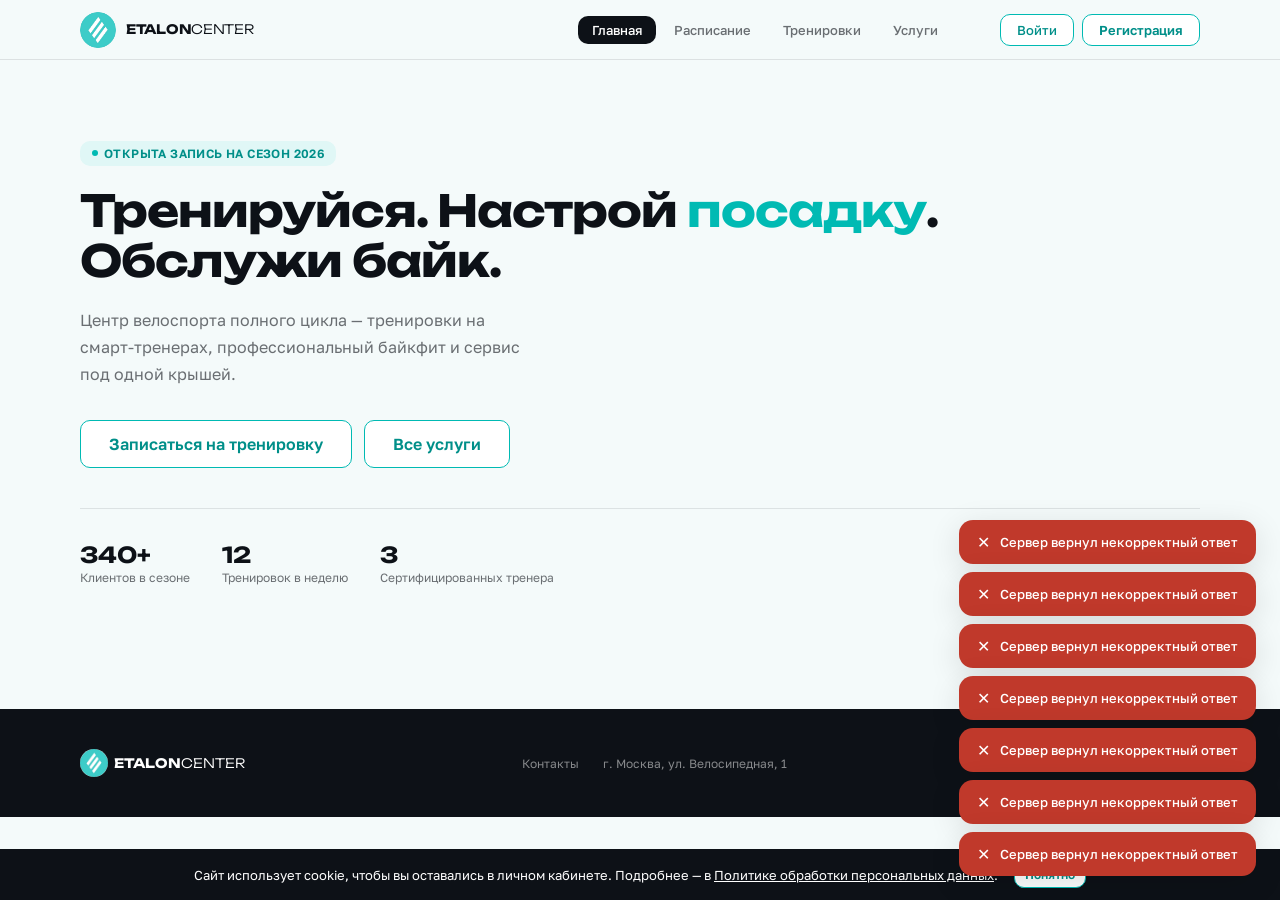
<file: index.html>
<!DOCTYPE html>
<html lang="ru">

<head>
  <meta charset="UTF-8">
  <meta name="viewport" content="width=device-width, initial-scale=1.0">
  <link rel="icon" type="image/x-icon"
    href="[data-uri]">
  <link rel="icon" type="image/png" sizes="32x32"
    href="[data-uri]">
  <link rel="apple-touch-icon"
    href="[data-uri]">
  <title>ETALON CENTER — Запись на тренировки</title>
  <!-- Стили — css/, порядок подключения важен (каскад). ?v=… — версия против кэша браузера
       (.htaccess кэширует css/js на 7 дней): при выкладке изменённых css/js сменить во ВСЕХ ссылках css и js. -->
  <link rel="stylesheet" href="css/fonts.css?v=20261009-058">
  <link rel="stylesheet" href="css/base.css?v=20261009-058">
  <link rel="stylesheet" href="css/site.css?v=20261009-058">
  <link rel="stylesheet" href="css/panels.css?v=20261009-058">
  <link rel="stylesheet" href="css/library.css?v=20261009-058">
  <link rel="stylesheet" href="css/week-grid.css?v=20261009-058">
  <link rel="stylesheet" href="css/admin.css?v=20261009-058">
  <!-- Набор готовых классов — последним: его классы сильнее остальных -->
  <link rel="stylesheet" href="css/kit.css?v=20261009-058">
</head>

<body>
  <!-- Администратор обновил страницу: сайт не показываем, пока сервер не ответит, кто вошёл (js/auth.js admBootMark) -->
  <script>try { if (localStorage.getItem('etalon.admin') === '1') document.documentElement.classList.add('adm-boot'); } catch (e) { }</script>

  <!-- NAV -->
  <nav class="nav">
    <a class="nav-logo" href="#" onclick="goHome()"><img class="input-sm u-block u-shrink-0 u-w-36 u-round"
        src="[data-uri]"
        alt="logo"><span class="u-lh-1"
       ><b class="u-bold">ETALON</b><span class="u-light"
         >CENTER</span></span></a>
    <!-- Разделы и вход: на широком экране — в строке шапки, на телефоне — выпадающее меню (кнопка .nav-burger) -->
    <div class="nav-menu">
    <div class="nav-links">
      <a class="nav-link nav-client-only active" href="#" onclick="showPage('home');setNavActive(this)">Главная</a>
      <a class="nav-link nav-client-only" href="#" onclick="showPage('trainings');setNavActive(this)">Расписание</a>
      <a class="nav-link nav-client-only" href="#" onclick="showPage('catalog');setNavActive(this)">Тренировки</a>
      <a class="nav-link nav-client-only" href="#" onclick="showPage('services');setNavActive(this)">Услуги</a>
      <a class="nav-link" href="#" onclick="showPage('client');setNavActive(this)" id="nav-client"
        style="display:none">Кабинет</a>
      <!-- Администратору: группы разделов панели (js/admin/data-nav.js admGroup); разделы группы — в меню слева -->
      <a class="nav-link nav-admin-only" href="#" data-adm-group="journal" onclick="admGroup('journal')" style="display:none">Запись из расписания</a>
      <a class="nav-link nav-admin-only" href="#" data-adm-group="clients" onclick="admGroup('clients')" style="display:none">Клиенты</a>
      <a class="nav-link nav-admin-only" href="#" data-adm-group="work" onclick="admGroup('work')" style="display:none">Управление записями</a>
      <a class="nav-link nav-admin-only" href="#" data-adm-group="plan" onclick="admGroup('plan')" style="display:none">Управление расписанием</a>
      <a class="nav-link nav-admin-only" href="#" data-adm-group="branches" onclick="admGroup('branches')" style="display:none">Филиалы</a>
      <a class="nav-link nav-admin-only" href="#" data-adm-group="staff" onclick="admGroup('staff')" style="display:none">Сотрудники</a>
      <a class="nav-link nav-admin-only" href="#" data-adm-group="system" onclick="admGroup('system')" style="display:none">Настройки</a>
    </div>
    <!-- Выбор филиала (js/site/schedule.js renderSchLoc); филиал один — блока нет; администратору не показывается -->
    <div class="ms nav-client-only" id="nav-loc" hidden></div>
    <div class="nav-auth">
      <button class="btn-ghost" id="btn-login" onclick="openAuth('login')">Войти</button>
      <button class="btn-primary" id="btn-signup" onclick="openAuth('register')">Регистрация</button>
      <!-- Текущий филиал администратора студии (у главного управляющего выбор — на экранах, [data-adm-branch]) — один на всю панель; вид тот же, что у выбора филиала на сайте (js/admin/data-nav.js admBranchRender) -->
      <div class="ms" id="adm-branch" hidden></div>
      <button class="btn-ghost u-nowrap" id="btn-logout" onclick="logout()" style="display:none">Выйти</button>
    </div>
    </div>
    <!-- Меню на телефоне: кнопка раскрывает .nav-menu под шапкой (css/site.css, js/ui.js) -->
    <button class="nav-burger" type="button" aria-label="Меню" onclick="navToggle()">
      <svg width="18" height="18" viewBox="0 0 24 24" fill="none" stroke="currentColor" stroke-width="2" stroke-linecap="round"><path d="M4 7h16M4 12h16M4 17h16" /></svg>
    </button>
  </nav>

  <!-- ════════════ PAGE: HOME ════════════ -->
  <div class="page active" id="page-home">
    <div class="hero">
      <div>
        <div class="hero-eyebrow animate-up">Открыта запись на сезон 2026</div>
        <h1 class="animate-up delay-1">Тренируйся. Настрой<span> посадку</span>. Обслужи байк.</h1>
        <p class="hero-sub animate-up delay-2">Центр велоспорта полного цикла — тренировки на смарт-тренерах,
          профессиональный байкфит и сервис под одной крышей.</p>
        <div class="hero-actions animate-up delay-3">
          <button class="btn-primary btn-lg"
            onclick="showPage('trainings');setNavActive(document.querySelector('[onclick*=\'trainings\']'))">Записаться на
            тренировку</button>
          <button class="btn-ghost btn-lg" onclick="showPage('services')">Все услуги</button>
        </div>
        <div class="hero-stats animate-up delay-3">
          <div class="stat-item">
            <div class="stat-num">340+</div>
            <div class="stat-label">Клиентов в сезоне</div>
          </div>
          <div class="stat-item">
            <div class="stat-num">12</div>
            <div class="stat-label">Тренировок в неделю</div>
          </div>
          <div class="stat-item">
            <div class="stat-num">3</div>
            <div class="stat-label">Сертифицированных тренера</div>
          </div>
        </div>
      </div>
    </div>
  </div>

  <!-- ════════════ PAGE: TRAININGS (js/site/trainings.js) — свои записи и запись на тренировки ════════════ -->
  <div class="page" id="page-trainings">
    <div class="section">
      <div class="section-head">
        <h2 class="section-title">Расписание</h2>
        <!-- Выбранный филиал — только на телефоне: там выбор филиала спрятан в меню шапки (js/site/schedule.js renderSchLoc) -->
        <div class="site-loc-name u-phone-only u-text-ui u-muted u-mt-4"></div>
      </div>

      <!-- Запись на индивидуальную тренировку (персональную или самостоятельную) — форма js/admin/journal-book.js -->
      <div class="u-mb-16"><button class="btn-primary" onclick="trOpenFree()">Свободная запись</button></div>

      <div class="wg-toolbar">
        <div class="wg-nav">
          <button class="wg-nav-btn" onclick="trChangeWeek(-1)">
            <svg width="16" height="16" viewBox="0 0 24 24" fill="none" stroke="currentColor" stroke-width="2"
              stroke-linecap="round" stroke-linejoin="round">
              <polyline points="15 18 9 12 15 6" />
            </svg>
          </button>
          <span class="wg-label" id="tr-month"></span>
          <button class="wg-nav-btn" onclick="trChangeWeek(1)">
            <svg width="16" height="16" viewBox="0 0 24 24" fill="none" stroke="currentColor" stroke-width="2"
              stroke-linecap="round" stroke-linejoin="round">
              <polyline points="9 18 15 12 9 6" />
            </svg>
          </button>
          <button class="wg-today-btn" onclick="trToday()">Сегодня</button>
        </div>
        <div class="indp-legend">
          <span><i class="indp-dot indp-dot--mine"></i>Вы записаны — нажмите, чтобы перенести или отменить</span>
        </div>
      </div>

      <div class="ind-hint u-mb-12" id="tr-hint"></div>
      <!-- Неделя: дни колонками, занятия карточками (js/site/trainings.js); на телефоне вместо неё — лента дней и список выбранного дня -->
      <div class="wg-days" id="tr-days"></div>
      <div class="sch-list" id="tr-day-list"></div>
      <div class="sch-grid-wrap">
        <div class="sch-week" id="tr-grid"></div>
      </div>
    </div>
  </div>

  <!-- ════════════ PAGE: ТРЕНИРОВКИ ════════════ -->
  <!-- Какие тренировки есть в выбранном филиале: карточки из библиотеки по видам (js/site/trainings.js renderCatalog) -->
  <div class="page" id="page-catalog">
    <div class="section">
      <div class="section-head">
        <h2 class="section-title">Тренировки</h2>
        <div class="site-loc-name u-phone-only u-text-ui u-muted u-mt-4"></div>
      </div>
      <div id="catalog-grid"></div>
    </div>
  </div>

  <!-- ════════════ PAGE: SERVICES ════════════ -->
  <div class="page" id="page-services">
    <div class="section">
      <div class="section-head">
        <h2 class="section-title">Наши услуги</h2>
        <!-- Выбранный филиал — только на телефоне: там выбор филиала спрятан в меню шапки (js/site/schedule.js renderSchLoc) -->
        <div class="site-loc-name u-phone-only u-text-ui u-muted u-mt-4"></div>
      </div>
      <!-- Разделы — категории услуг из справочника, карточки — записи библиотеки (renderServices) -->
      <div id="services-grid"></div>
    </div>
  </div>

  <!-- ════════════ PAGE: DOCUMENT ════════════ -->
  <!-- Документ студии (оферта, правила, политика…): адрес #doc/<код>, текст действующей редакции (js/docs.js) -->
  <div class="page" id="page-doc">
    <div class="section">
      <div class="section-head">
        <h2 class="section-title" id="doc-title"></h2>
        <div class="u-text-ui u-muted u-mt-4" id="doc-meta"></div>
      </div>
      <div class="u-max-w-760" id="doc-text"></div>
    </div>
  </div>

  <!-- ════════════ PAGE: CLIENT PANEL ════════════ -->
  <div class="page" id="page-client">
    <div class="client-panel-layout">

      <!-- SIDEBAR -->
      <aside class="cp-sidebar">
        <div class="cp-sidebar-user">
          <div class="cp-user-avatar u-bg-brand-light u-brand" id="cp-user-avatar">И</div>
          <div class="cp-user-name" id="cp-user-name">Клиент</div>
          <div class="cp-user-phone" id="cp-user-phone"></div>
          <span class="cp-user-badge c-badge active" id="cp-user-badge">Активный</span>
        </div>
        <nav>
          <div class="cp-nav-item active" onclick="switchClientTab('mybookings',this)"><svg width="16" height="16"
              viewBox="0 0 24 24" fill="none" stroke="currentColor" stroke-width="2" stroke-linecap="round"
              stroke-linejoin="round">
              <path d="M2 9a3 3 0 010 6v2a2 2 0 002 2h16a2 2 0 002-2v-2a3 3 0 010-6V7a2 2 0 00-2-2H4a2 2 0 00-2 2v2z" />
            </svg> Мои записи</div>
          <div class="cp-nav-item" onclick="switchClientTab('profile',this)"><svg width="16" height="16"
              viewBox="0 0 24 24" fill="none" stroke="currentColor" stroke-width="2" stroke-linecap="round"
              stroke-linejoin="round">
              <circle cx="12" cy="8" r="4" />
              <path d="M4 20c0-4 3.6-7 8-7s8 3 8 7" />
            </svg> Профиль</div>
        </nav>
      </aside>

      <!-- CONTENT -->
      <div class="cp-content">

        <!-- MY BOOKINGS -->
        <div class="cp-panel active" id="cp-mybookings">
          <div class="cp-section-title">Мои записи</div>
          <div class="filter-chips u-mb-16" id="cp-booking-filters">
            <button class="chip" onclick="cpBookingFilter('all',this)">Все</button>
            <button class="chip active" onclick="cpBookingFilter('booked',this)">Активные</button>
            <button class="chip" onclick="cpBookingFilter('cancelled',this)">Отменённые</button>
          </div>
          <div class="bookings-list" id="cp-bookings-list"></div>
        </div>

        <!-- PROFILE -->
        <div class="cp-panel" id="cp-profile">
          <div class="cp-section-title">Мой профиль</div>
          <div class="profile-card">
            <div class="profile-avatar-row">
              <div class="profile-avatar-big u-bg-brand-light u-brand" id="profile-avatar-big">И</div>
              <div>
                <div class="u-text-lead u-bold" id="profile-display-name">Клиент</div>
                <div class="u-text-small u-muted u-mt-4" id="profile-display-phone">—</div>
                <div class="u-text-small u-muted u-mt-2" id="profile-stats-line">0 записей</div>
              </div>
            </div>
            <div class="form-row">
              <div class="form-field">
                <label class="form-label">Имя</label>
                <input class="form-input" id="pf-first-name" required>
              </div>
              <div class="form-field">
                <label class="form-label">Фамилия</label>
                <input class="form-input" id="pf-last-name" required>
              </div>
            </div>
            <div class="form-field">
              <label class="form-label">Телефон</label>
              <input class="form-input" id="pf-phone" disabled>
              <div class="set-hint">Телефон — ваш логин. Чтобы изменить номер, обратитесь к администратору</div>
            </div>
            <div class="form-field">
              <label class="form-label">Дата рождения</label>
              <input class="form-input" id="pf-birth" type="date">
            </div>
            <div class="form-field">
              <label class="form-label">О себе / цели тренировок</label>
              <textarea class="form-input form-textarea" id="pf-notes" rows="3"
               ></textarea>
            </div>
            <div class="u-mt-20 u-flex u-gap-10 u-items-center">
              <button class="btn-primary" onclick="saveProfile()">Сохранить изменения</button>
              <span class="u-text-small u-brand" style="display:none" id="profile-saved-msg">Сохранено</span>
            </div>
          </div>

          <!-- Согласия: что принято и когда; согласие на фото и видео можно дать и отозвать (js/client/chat-profile.js) -->
          <div class="profile-card u-mt-16">
            <div class="cp-section-title">Согласия</div>
            <div id="pf-consents"></div>
          </div>

          <!-- Пароль и сессии: содержимое общее с панелью администратора (js/client/chat-profile.js passCardFill) -->
          <div class="profile-card u-mt-16" id="pf-pass-card"></div>
        </div>

      </div><!-- /cp-content -->
    </div>
  </div>

  <!-- ════════════ PAGE: ADMIN ════════════ -->
  <div class="page" id="page-admin">
    <div class="adm-layout">

      <!-- Боковое меню -->
      <aside class="adm-sidebar">
        <!-- На телефоне эта строка — переключатель: показывает текущий раздел и раскрывает список (css/admin.css) -->
        <div class="adm-sidebar-logo" onclick="admMenuToggle()">
          <svg width="20" height="20" viewBox="0 0 24 24" fill="none" stroke="currentColor" stroke-width="2"
            stroke-linecap="round" stroke-linejoin="round">
            <rect x="3" y="3" width="7" height="7" />
            <rect x="14" y="3" width="7" height="7" />
            <rect x="14" y="14" width="7" height="7" />
            <rect x="3" y="14" width="7" height="7" />
          </svg>
          <span class="adm-sidebar-title" id="adm-group-title">Запись из расписания</span>
          <span class="adm-sidebar-current" id="adm-current">Запись из расписания</span>
          <svg class="adm-sidebar-chevron" width="14" height="14" viewBox="0 0 24 24" fill="none" stroke="currentColor" stroke-width="2"
            stroke-linecap="round" stroke-linejoin="round">
            <polyline points="6 9 12 15 18 9" />
          </svg>
        </div>
        <nav class="adm-nav">
          <div class="adm-nav-group active" data-group="journal">
          <div class="adm-nav-item active" onclick="admNav('journal',this)">
            <svg width="16" height="16" viewBox="0 0 24 24" fill="none" stroke="currentColor" stroke-width="2"
              stroke-linecap="round" stroke-linejoin="round">
              <path d="M4 19.5A2.5 2.5 0 016.5 17H20" />
              <path d="M6.5 2H20v20H6.5A2.5 2.5 0 014 19.5v-15A2.5 2.5 0 016.5 2z" />
            </svg>
            Запись из расписания
          </div>
          </div>
          <div class="adm-nav-group" data-group="clients">
          <div class="adm-nav-item" onclick="admNav('clients',this)">
            <svg width="16" height="16" viewBox="0 0 24 24" fill="none" stroke="currentColor" stroke-width="2"
              stroke-linecap="round" stroke-linejoin="round">
              <path d="M17 21v-2a4 4 0 00-4-4H5a4 4 0 00-4 4v2" />
              <circle cx="9" cy="7" r="4" />
              <path d="M23 21v-2a4 4 0 00-3-3.87" />
              <path d="M16 3.13a4 4 0 010 7.75" />
            </svg>
            Клиенты
          </div>
          </div>
          <div class="adm-nav-group" data-group="work">
          <div class="adm-nav-item" onclick="admNav('bookings',this)">
            <svg width="16" height="16" viewBox="0 0 24 24" fill="none" stroke="currentColor" stroke-width="2"
              stroke-linecap="round" stroke-linejoin="round">
              <path d="M14 2H6a2 2 0 00-2 2v16a2 2 0 002 2h12a2 2 0 002-2V8z" />
              <polyline points="14 2 14 8 20 8" />
            </svg>
            Управление записями
          </div>
          </div>
          <div class="adm-nav-group" data-group="plan">
          <div class="adm-nav-item" onclick="admNav('schedule',this)">
            <svg width="16" height="16" viewBox="0 0 24 24" fill="none" stroke="currentColor" stroke-width="2"
              stroke-linecap="round" stroke-linejoin="round">
              <rect x="3" y="4" width="18" height="18" rx="2" />
              <path d="M16 2v4M8 2v4M3 10h18" />
            </svg>
            Управление расписанием
          </div>
          </div>
          <div class="adm-nav-group" data-group="branches">
          <div class="adm-nav-item" onclick="admNav('set_locations',this)">
            <svg width="16" height="16" viewBox="0 0 24 24" fill="none" stroke="currentColor" stroke-width="2"
              stroke-linecap="round" stroke-linejoin="round">
              <circle cx="12" cy="12" r="3" />
              <path
                d="M19.4 15a1.65 1.65 0 00.33 1.82l.06.06a2 2 0 010 2.83 2 2 0 01-2.83 0l-.06-.06a1.65 1.65 0 00-1.82-.33 1.65 1.65 0 00-1 1.51V21a2 2 0 01-4 0v-.09A1.65 1.65 0 009 19.4a1.65 1.65 0 00-1.82.33l-.06.06a2 2 0 01-2.83-2.83l.06-.06A1.65 1.65 0 004.68 15a1.65 1.65 0 00-1.51-1H3a2 2 0 010-4h.09A1.65 1.65 0 004.6 9a1.65 1.65 0 00-.33-1.82l-.06-.06a2 2 0 012.83-2.83l.06.06A1.65 1.65 0 009 4.68a1.65 1.65 0 001-1.51V3a2 2 0 014 0v.09a1.65 1.65 0 001 1.51 1.65 1.65 0 001.82-.33l.06-.06a2 2 0 012.83 2.83l-.06.06A1.65 1.65 0 0019.4 9a1.65 1.65 0 001.51 1H21a2 2 0 010 4h-.09a1.65 1.65 0 00-1.51 1z" />
            </svg>
            Филиалы
          </div>
          </div>
          <div class="adm-nav-group" data-group="staff">
          <div class="adm-nav-item" onclick="admNav('staff',this)">
            <svg width="16" height="16" viewBox="0 0 24 24" fill="none" stroke="currentColor" stroke-width="2"
              stroke-linecap="round" stroke-linejoin="round">
              <path d="M17 21v-2a4 4 0 00-4-4H5a4 4 0 00-4 4v2" />
              <circle cx="9" cy="7" r="4" />
              <path d="M23 21v-2a4 4 0 00-3-3.87" />
              <path d="M16 3.13a4 4 0 010 7.75" />
            </svg>
            Сотрудники
          </div>
          </div>
          <div class="adm-nav-group" data-group="system">
          <div class="adm-nav-item" onclick="admNav('set_types',this)">
            <svg width="16" height="16" viewBox="0 0 24 24" fill="none" stroke="currentColor" stroke-width="2"
              stroke-linecap="round" stroke-linejoin="round">
              <circle cx="12" cy="12" r="3" />
              <path
                d="M19.4 15a1.65 1.65 0 00.33 1.82l.06.06a2 2 0 010 2.83 2 2 0 01-2.83 0l-.06-.06a1.65 1.65 0 00-1.82-.33 1.65 1.65 0 00-1 1.51V21a2 2 0 01-4 0v-.09A1.65 1.65 0 009 19.4a1.65 1.65 0 00-1.82.33l-.06.06a2 2 0 01-2.83-2.83l.06-.06A1.65 1.65 0 004.68 15a1.65 1.65 0 00-1.51-1H3a2 2 0 010-4h.09A1.65 1.65 0 004.6 9a1.65 1.65 0 00-.33-1.82l-.06-.06a2 2 0 012.83-2.83l.06.06A1.65 1.65 0 009 4.68a1.65 1.65 0 001-1.51V3a2 2 0 014 0v.09a1.65 1.65 0 001 1.51 1.65 1.65 0 001.82-.33l.06-.06a2 2 0 012.83 2.83l-.06.06A1.65 1.65 0 0019.4 9a1.65 1.65 0 001.51 1H21a2 2 0 010 4h-.09a1.65 1.65 0 00-1.51 1z" />
            </svg>
            Типы станков
          </div>
          <div class="adm-nav-item" onclick="admNav('set_dicts',this)">
            <svg width="16" height="16" viewBox="0 0 24 24" fill="none" stroke="currentColor" stroke-width="2"
              stroke-linecap="round" stroke-linejoin="round">
              <circle cx="12" cy="12" r="3" />
              <path
                d="M19.4 15a1.65 1.65 0 00.33 1.82l.06.06a2 2 0 010 2.83 2 2 0 01-2.83 0l-.06-.06a1.65 1.65 0 00-1.82-.33 1.65 1.65 0 00-1 1.51V21a2 2 0 01-4 0v-.09A1.65 1.65 0 009 19.4a1.65 1.65 0 00-1.82.33l-.06.06a2 2 0 01-2.83-2.83l.06-.06A1.65 1.65 0 004.68 15a1.65 1.65 0 00-1.51-1H3a2 2 0 010-4h.09A1.65 1.65 0 004.6 9a1.65 1.65 0 00-.33-1.82l-.06-.06a2 2 0 012.83-2.83l.06.06A1.65 1.65 0 009 4.68a1.65 1.65 0 001-1.51V3a2 2 0 014 0v.09a1.65 1.65 0 001 1.51 1.65 1.65 0 001.82-.33l.06-.06a2 2 0 012.83 2.83l-.06.06A1.65 1.65 0 0019.4 9a1.65 1.65 0 001.51 1H21a2 2 0 010 4h-.09a1.65 1.65 0 00-1.51 1z" />
            </svg>
            Справочники
          </div>
          <div class="adm-nav-item" onclick="admNav('set_params',this)">
            <svg width="16" height="16" viewBox="0 0 24 24" fill="none" stroke="currentColor" stroke-width="2"
              stroke-linecap="round" stroke-linejoin="round">
              <circle cx="12" cy="12" r="3" />
              <path
                d="M19.4 15a1.65 1.65 0 00.33 1.82l.06.06a2 2 0 010 2.83 2 2 0 01-2.83 0l-.06-.06a1.65 1.65 0 00-1.82-.33 1.65 1.65 0 00-1 1.51V21a2 2 0 01-4 0v-.09A1.65 1.65 0 009 19.4a1.65 1.65 0 00-1.82.33l-.06.06a2 2 0 01-2.83-2.83l.06-.06A1.65 1.65 0 004.68 15a1.65 1.65 0 00-1.51-1H3a2 2 0 010-4h.09A1.65 1.65 0 004.6 9a1.65 1.65 0 00-.33-1.82l-.06-.06a2 2 0 012.83-2.83l.06.06A1.65 1.65 0 009 4.68a1.65 1.65 0 001-1.51V3a2 2 0 014 0v.09a1.65 1.65 0 001 1.51 1.65 1.65 0 001.82-.33l.06-.06a2 2 0 012.83 2.83l-.06.06A1.65 1.65 0 0019.4 9a1.65 1.65 0 001.51 1H21a2 2 0 010 4h-.09a1.65 1.65 0 00-1.51 1z" />
            </svg>
            Параметры
          </div>
          <div class="adm-nav-item" onclick="admNav('set_docs',this)">
            <svg width="16" height="16" viewBox="0 0 24 24" fill="none" stroke="currentColor" stroke-width="2"
              stroke-linecap="round" stroke-linejoin="round">
              <circle cx="12" cy="12" r="3" />
              <path
                d="M19.4 15a1.65 1.65 0 00.33 1.82l.06.06a2 2 0 010 2.83 2 2 0 01-2.83 0l-.06-.06a1.65 1.65 0 00-1.82-.33 1.65 1.65 0 00-1 1.51V21a2 2 0 01-4 0v-.09A1.65 1.65 0 009 19.4a1.65 1.65 0 00-1.82.33l-.06.06a2 2 0 01-2.83-2.83l.06-.06A1.65 1.65 0 004.68 15a1.65 1.65 0 00-1.51-1H3a2 2 0 010-4h.09A1.65 1.65 0 004.6 9a1.65 1.65 0 00-.33-1.82l-.06-.06a2 2 0 012.83-2.83l.06.06A1.65 1.65 0 009 4.68a1.65 1.65 0 001-1.51V3a2 2 0 014 0v.09a1.65 1.65 0 001 1.51 1.65 1.65 0 001.82-.33l.06-.06a2 2 0 012.83 2.83l-.06.06A1.65 1.65 0 0019.4 9a1.65 1.65 0 001.51 1H21a2 2 0 010 4h-.09a1.65 1.65 0 00-1.51 1z" />
            </svg>
            Документы
          </div>
          <div class="adm-nav-item" onclick="admNav('profile',this)">
            <svg width="16" height="16" viewBox="0 0 24 24" fill="none" stroke="currentColor" stroke-width="2"
              stroke-linecap="round" stroke-linejoin="round">
              <circle cx="12" cy="8" r="4" />
              <path d="M4 20c0-4 3.6-7 8-7s8 3 8 7" />
            </svg>
            Профиль
          </div>
          </div>
        </nav>
      </aside>

      <!-- Основной контент -->
      <div class="adm-main">

        <!-- РАСПИСАНИЕ -->
        <!-- ЖУРНАЛ ЗАПИСИ: день филиала по станкам и специалистам (js/admin/journal.js) -->
        <div class="adm-panel active" id="adm-journal">
          <div class="adm-panel-header">
            <div class="u-flex u-items-center u-gap-12 u-wrap">
              <h2 class="adm-panel-title">Запись из расписания</h2>
              <div class="ms" data-adm-branch="one" hidden></div>
            </div>
          </div>
          <!-- Вкладки: тренировки и услуги филиала (js/admin/journal.js) -->
          <div class="filter-chips u-mb-12" id="jr-tabs"></div>
          <!-- Переключатель под вкладками — свой у каждой: у тренировок — день (стрелки, «Сегодня», выбор даты),
               у услуг (байкфит, мастерская) — неделя (стрелки листают недели) и специалист -->
          <div class="wg-toolbar">
            <div class="wg-nav">
              <button class="wg-nav-btn" onclick="jrChangeDay(-1)">
                <svg width="14" height="14" viewBox="0 0 24 24" fill="none" stroke="currentColor" stroke-width="2"
                  stroke-linecap="round" stroke-linejoin="round">
                  <polyline points="15 18 9 12 15 6" />
                </svg>
              </button>
              <span class="wg-label jr-date-label" id="jr-date-label"></span>
              <button class="wg-nav-btn" onclick="jrChangeDay(1)">
                <svg width="14" height="14" viewBox="0 0 24 24" fill="none" stroke="currentColor" stroke-width="2"
                  stroke-linecap="round" stroke-linejoin="round">
                  <polyline points="9 18 15 12 9 6" />
                </svg>
              </button>
              <button class="wg-today-btn" onclick="jrToday()">Сегодня</button>
              <input type="date" class="form-input jr-date-input" id="jr-date-input" onchange="jrPickDate(this.value)">
              <!-- недельная вкладка (байкфит): чья неделя показана — список специалистов (jrRenderWeek) -->
              <span id="jr-spec-box"></span>
            </div>
          </div>
          <div class="jr-legend" id="jr-legend"></div>
          <!-- Доска (широкий экран) и список занятий дня (телефон) -->
          <div class="jr-wrap" id="jr-board"></div>
          <div class="jr-list" id="jr-list"></div>
        </div>

        <div class="adm-panel" id="adm-schedule">
          <div class="adm-panel-header">
            <div class="u-flex u-items-center u-gap-12 u-wrap">
              <h2 class="adm-panel-title">Управление расписанием</h2>
              <div class="ms" data-adm-branch="all" hidden></div>
            </div>
            <button class="btn-primary" data-need="schedule" onclick="openSlotModal(null)">+ Добавить
              слот</button>
          </div>
          <div class="wg-toolbar">
            <div class="wg-nav">
              <button class="wg-nav-btn" onclick="admWeekChange(-1)">
                <svg width="14" height="14" viewBox="0 0 24 24" fill="none" stroke="currentColor" stroke-width="2"
                  stroke-linecap="round" stroke-linejoin="round">
                  <polyline points="15 18 9 12 15 6" />
                </svg>
              </button>
              <span class="wg-label" id="adm-week-label"></span>
              <button class="wg-nav-btn" onclick="admWeekChange(1)">
                <svg width="14" height="14" viewBox="0 0 24 24" fill="none" stroke="currentColor" stroke-width="2"
                  stroke-linecap="round" stroke-linejoin="round">
                  <polyline points="9 18 15 12 9 6" />
                </svg>
              </button>
              <button class="wg-today-btn" onclick="admWeekToday()">Сегодня</button>
            </div>
            <div class="u-flex u-gap-8 u-wrap u-items-center">
              <!-- Фильтр по специалисту: все или один -->
              <select class="form-input u-w-220 u-max-w-full" id="adm-spec-filter" onchange="admSpecFilterChanged(this.value)"></select>
            </div>
          </div>
          <div class="wg-wrap">
            <div class="wg wg--admin" id="adm-week-grid"></div>
          </div>
        </div>

        <!-- БИБЛИОТЕКА -->
        <!-- ЗАПИСИ -->
        <div class="adm-panel" id="adm-bookings">
          <div class="adm-panel-header">
            <div class="u-flex u-items-center u-gap-12 u-wrap">
              <h2 class="adm-panel-title">Управление записями</h2>
              <div class="ms" data-adm-branch="all" hidden></div>
            </div>
          </div>
          <!-- Период (по дате занятия: по умолчанию от сегодня и без конца) и филиал — запрос к серверу;
               статус (по умолчанию «Активные») и поиск — по загруженному списку -->
          <div class="set-bar">
            <label class="set-hint" for="bookings-from">Занятия с</label>
            <input class="form-input u-w-150 input-sm u-text-ui" id="bookings-from" type="date" onchange="loadBookingsPanel().then(renderAdminBookings)">
            <label class="set-hint" for="bookings-to">по</label>
            <input class="form-input u-w-150 input-sm u-text-ui" id="bookings-to" type="date" onchange="loadBookingsPanel().then(renderAdminBookings)">
            <select class="form-input u-w-150 input-sm u-text-ui" id="bookings-status-filter"
              onchange="filterBookingsSearch(document.getElementById('bookings-search').value)">
              <option value="all">Все статусы</option>
              <option value="booked" selected>Активные</option>
              <option value="cancelled">Отменённые</option>
            </select>
            <input class="form-input input-sm u-text-ui u-w-240" id="bookings-search" placeholder="Поиск: клиент, телефон, занятие…"
              oninput="filterBookingsSearch(this.value)">
          </div>
          <div class="adm-kpi-grid u-mb-16" id="bookings-kpi"></div>
          <div class="admin-table">
            <table>
              <thead>
                <tr>
                  <th>Клиент</th>
                  <th>Телефон</th>
                  <th id="bookings-loc-th">Филиал</th>
                  <th>Занятие</th>
                  <th>Тренер</th>
                  <th>Станок</th>
                  <th>Дата и время</th>
                  <th>Сумма</th>
                  <th>Статус</th>
                  <th>Действия</th>
                </tr>
              </thead>
              <tbody id="admin-tbody"></tbody>
            </table>
          </div>
        </div>

        <!-- КЛИЕНТЫ -->
        <div class="adm-panel" id="adm-clients">
          <div class="adm-panel-header">
            <h2 class="adm-panel-title">Клиенты</h2>
            <button class="btn-primary" onclick="openClientModal(null)">+
              Добавить</button>
          </div>
          <div class="u-flex u-gap-8 u-mb-16 u-wrap">
            <input class="form-input u-flex-1 input-sm u-text-ui u-min-w-220" id="clients-search" placeholder="Поиск по имени, телефону..."
              oninput="filterClients(this.value)">
            <select class="form-input u-w-150 input-sm u-text-ui" id="clients-filter"
              onchange="filterClients(document.getElementById('clients-search').value)">
              <option value="all">Все клиенты</option>
              <option value="vip">VIP</option>
              <option value="regular">Постоянные</option>
              <option value="new">Новые</option>
            </select>
          </div>
          <div class="clients-stats" id="clients-stats"></div>
          <div class="admin-table">
            <table>
              <thead>
                <tr>
                  <th>Клиент</th>
                  <th>Телефон</th>
                  <th>Статус</th>
                </tr>
              </thead>
              <tbody id="clients-tbody"></tbody>
            </table>
          </div>
        </div>

        <!-- СОТРУДНИКИ: люди с ролями (js/admin/staff.js). Таблица — как у клиентов: нажатие на строку открывает окно -->
        <div class="adm-panel" id="adm-staff">
          <div class="adm-panel-header">
            <h2 class="adm-panel-title">Сотрудники</h2>
            <button class="btn-primary" id="staff-add" onclick="openStaffModal(null)">+ Добавить сотрудника</button>
          </div>
          <div class="u-flex u-gap-8 u-mb-16 u-wrap">
            <input class="form-input u-flex-1 input-sm u-text-ui u-min-w-220" id="staff-search" placeholder="Поиск по имени, телефону..."
              oninput="renderStaff()">
            <select class="form-input u-w-220 input-sm u-text-ui" id="staff-role" onchange="renderStaff()"></select>
            <select class="form-input u-w-220 input-sm u-text-ui" id="staff-loc" onchange="renderStaff()"></select>
            <!-- только администратору системы: вместо работающих — люди, у которых роли были раньше -->
            <label class="u-flex u-items-center u-gap-6 u-text-ui u-nowrap u-pointer" id="staff-former-box"><input type="checkbox" id="staff-former" onchange="staffFormerChanged()"> Бывшие сотрудники</label>
          </div>
          <div class="admin-table">
            <table>
              <thead>
                <tr>
                  <th class="u-w-240">Сотрудник</th>
                  <th class="u-w-200">Телефон</th>
                  <th id="staff-col-work">Где и кем работает</th>
                </tr>
              </thead>
              <tbody id="staff-tbody"></tbody>
            </table>
          </div>
        </div>

        <!-- ПРОФИЛЬ администратора: пароль и сессии (js/client/chat-profile.js) -->
        <div class="adm-panel" id="adm-profile">
          <div class="adm-panel-header">
            <h2 class="adm-panel-title">Профиль</h2>
          </div>
          <div class="profile-card" id="adm-pass-card"></div>
        </div>

        <!-- НАСТРОЙКИ: одна панель на пункты меню «Филиалы», «Типы станков», «Справочники», «Параметры», «Документы»
             (admNav('set_…') в js/admin/data-nav.js, switchSettingsTab в js/admin/settings.js). Внутри «Филиалов» —
             страница филиала с вкладками «О филиале», «Тренировки», «Услуги», «Станки и зал» -->
        <div class="adm-panel" id="adm-settings">
          <div class="adm-panel-header">
            <div class="u-flex u-items-center u-gap-12 u-wrap">
              <!-- страница филиала: назад к списку; заголовок — название филиала -->
              <button class="btn-ghost btn-sm" id="branch-back" onclick="branchPageClose()" style="display:none">← Филиалы</button>
              <h2 class="adm-panel-title" id="adm-settings-title">Филиалы</h2>
            </div>
          </div>
          <!-- Вкладки страницы филиала (openBranchPage в js/admin/settings.js): всё, что у филиала своё -->
          <div class="filter-chips u-mb-16" id="branch-tabs" style="display:none">
            <button class="chip" data-branch-tab="branch_info" onclick="switchSettingsTab('branch_info')">О филиале</button>
            <button class="chip" data-branch-tab="trainings" onclick="switchSettingsTab('trainings')">Тренировки</button>
            <button class="chip" data-branch-tab="services" onclick="switchSettingsTab('services')">Услуги</button>
            <button class="chip" data-branch-tab="stations" onclick="switchSettingsTab('stations')">Станки и зал</button>
          </div>

          <!-- Филиалы -->
          <div class="adm-card set-tab" id="set-tab-locations">
            <div class="u-flex u-justify-between u-items-center u-mb-16">
              <div></div>
              <button class="btn-primary" data-need="system" onclick="openLocationModal(null)">+ Добавить филиал</button>
            </div>
            <div class="u-grid u-cols-cards u-gap-16" id="settings-locations"></div>
          </div>

          <!-- О филиале: адрес, телефон, режим работы, размер зала (renderBranchInfo) -->
          <div class="adm-card set-tab" id="set-tab-branch_info" style="display:none">
            <div id="branch-info"></div>
          </div>

          <!-- Тренировки и услуги филиала (библиотека, js/admin/library.js): одна часть панели на две вкладки страницы
               филиала — «Тренировки» и «Услуги»; у каждой своя кнопка добавления -->
          <div class="set-tab" id="set-tab-library" style="display:none">
          <div class="adm-panel-header">
            <div></div>
            <div class="u-flex u-gap-8">
              <button class="btn-primary" id="lib-add-trainings" data-need="library" onclick="openLibItemModal(null,'trainings')">+
                Тренировка</button>
              <button class="btn-primary" id="lib-add-services" data-need="library" onclick="openLibItemModal(null,'services')">+
                Услуга</button>
            </div>
          </div>
          <div class="u-flex u-gap-8 u-wrap u-mb-16">
            <input class="form-input input-sm u-text-ui u-max-w-280" id="lib-search" placeholder="Поиск..."
              oninput="renderLibrary()">
            <select class="form-input u-max-w-200 input-sm u-text-ui" id="lib-cat-filter" style="display:none" onchange="renderLibrary()"></select>
            <select class="form-input u-max-w-200 input-sm u-text-ui" id="lib-active-filter" onchange="renderLibrary()">
              <option value="all">Все</option>
              <option value="active">Только действующие</option>
            </select>
          </div>
          <div class="lib-blocks" id="lib-grid"></div>
          </div>

          <!-- Станки и схема зала филиала -->
          <div class="adm-card set-tab" id="set-tab-stations" style="display:none">
            <div class="set-bar">
              <span class="set-hint" id="st-hint"></span>
            </div>
            <div class="hall-scheme hall-edit" id="st-hall"></div>
            <div class="set-hint" id="st-edit-hint">Пустая клетка — добавить станок. Станок — изменить. Перетащите станок, чтобы переставить (на занятую клетку — поменяются местами). Размер зала задаётся в филиале.</div>
            <div id="st-outside"></div>
          </div>

          <!-- Типы станков (общие) -->
          <div class="adm-card set-tab" id="set-tab-types" style="display:none">
            <div class="u-flex u-justify-between u-items-center u-mb-16">
              <div class="adm-card-title">Типы станков <span class="set-hint">— общие для всех филиалов</span></div>
              <button class="btn-primary" data-need="system" onclick="openStationTypeModal(null)">+ Тип станка</button>
            </div>
            <div class="lib-grid" id="st-types"></div>
          </div>

          <!-- Параметры студии (таблица settings) -->
          <div class="set-tab" id="set-tab-params" style="display:none">
            <div class="adm-card">
              <div class="adm-card-title u-mb-12">Параметры по умолчанию</div>
              <div id="settings-params"></div>
              <div class="u-flex u-justify-end"><button class="btn-primary u-text-ui" data-need="system" onclick="saveParamsBlock()">Сохранить</button></div>
            </div>
          </div>

          <!-- Документы: оферта, правила, политика, тексты согласий — с редакциями (js/docs.js) -->
          <div class="adm-card set-tab" id="set-tab-docs" style="display:none">
            <div class="set-bar">
              <span class="set-hint">Опубликованная редакция не меняется: правка текста публикуется новой редакцией, прежние остаются в истории.</span>
            </div>
            <div id="settings-docs"></div>
          </div>

          <!-- Справочники (общие; у прикладных значений — в каких филиалах доступно) -->
          <div class="adm-card set-tab" id="set-tab-dicts" style="display:none">
            <div class="set-bar">
              <span class="set-hint">Справочники общие. У категорий занятий — список филиалов, где они доступны; новый филиал добавляйте в значения вручную (кнопка с карандашом).</span>
            </div>
            <div id="dict-groups"></div>
          </div>
        </div>

      </div><!-- /adm-main -->
    </div><!-- /adm-layout -->
  </div>
  <!-- MODAL: BOOKING -->
  <div class="modal-overlay" id="booking-modal">
    <div class="modal">
      <div class="modal-header">
        <div>
          <div class="modal-title" id="bm-title">Запись на тренировку</div>
          <div class="modal-sub" id="bm-sub"></div>
        </div>
        <button class="modal-close" onclick="closeBookingModal()">×</button>
      </div>
      <div class="modal-detail-row" id="bm-details"></div>
      <div class="form-field" id="bm-hall-wrap">
        <label class="form-label">Выберите место</label>
        <div id="bm-hall" class="hall-scheme"></div>
        <div id="bm-station-hint" class="station-hint"></div>
      </div>
      <div class="form-field">
        <label class="form-label">Комментарий</label>
        <textarea class="form-input form-textarea" id="f-comment" rows="3"></textarea>
      </div>
      <div class="modal-actions">
        <button class="btn-ghost" onclick="closeBookingModal()">Отмена</button>
        <button class="btn-primary" onclick="confirmBooking()">Записаться →</button>
      </div>
    </div>
  </div>


  <!-- MODAL: SERVICE BOOKING (запись на услугу: специалист → дата → свободное время) — js/site/individual.js -->
  <div class="modal-overlay" id="ind-modal">
    <div class="modal">
      <div class="modal-header">
        <div>
          <div class="modal-title" id="ind-title"></div>
          <div class="modal-sub" id="ind-sub"></div>
        </div>
        <button class="modal-close" onclick="closeIndividual()">×</button>
      </div>
      <div id="ind-body"></div>
      <div class="form-field">
        <label class="form-label">Комментарий</label>
        <textarea class="form-input form-textarea" id="ind-comment" rows="2"></textarea>
      </div>
      <div class="ind-total" id="ind-total"></div>
      <div class="modal-actions">
        <button class="btn-ghost" onclick="closeIndividual()">Отмена</button>
        <button class="btn-primary" id="ind-submit" onclick="confirmIndividual()" disabled>Записаться →</button>
      </div>
    </div>
  </div>

  <!-- MODAL: SLOT DETAIL -->
  <div class="detail-modal-overlay" id="slot-detail-modal">
    <div class="detail-modal">
      <button class="dm-close"
        onclick="document.getElementById('slot-detail-modal').classList.remove('show')">×</button>
      <div class="dm-hero">
        <div class="dm-tag" id="sdm-tag">Тренировка</div>
        <div class="dm-title" id="sdm-title"></div>
        <div class="dm-subtitle" id="sdm-subtitle"></div>
        <div class="dm-stats" id="sdm-stats"></div>
      </div>
      <div class="dm-desc" id="sdm-desc"></div>
      <div class="dm-features" id="sdm-features"></div>
      <div class="dm-footer">
        <div>
          <div class="dm-price" id="sdm-price"></div>
          <div class="dm-price-label">стоимость занятия</div>
        </div>
        <div class="u-flex u-gap-8">
          <button class="btn-ghost"
            onclick="document.getElementById('slot-detail-modal').classList.remove('show')">Закрыть</button>
          <button class="btn-primary" id="sdm-book-btn">Записаться →</button>
        </div>
      </div>
    </div>
  </div>

  <!-- MODAL: AUTH -->
  <div class="modal-overlay" id="auth-modal">
    <div class="modal">
      <div class="modal-header">
        <div class="modal-title" id="auth-title">Вход в аккаунт</div>
        <button class="modal-close" onclick="closeAuth()">×</button>
      </div>
      <div class="auth-tabs">
        <button class="auth-tab active" id="tab-login" onclick="switchAuthTab('login')">Войти</button>
        <button class="auth-tab" id="tab-register" onclick="switchAuthTab('register')">Регистрация</button>
      </div>
      <div id="auth-fields"></div>
      <button class="btn-primary u-w-full u-p-12 u-text-lead u-radius-md u-mt-16"
        id="auth-submit" onclick="submitAuth()" disabled>Продолжить →</button>
    </div>
  </div>

  <!-- Уведомление о cookie: показывается, пока посетитель не нажмёт «Понятно» (js/ui.js cookieBarInit) -->
  <div class="cookie-bar" id="cookie-bar" hidden>
    <span>Сайт использует cookie, чтобы вы оставались в личном кабинете. Подробнее — в <a href="#doc/privacy">Политике обработки персональных данных</a>.</span>
    <button class="btn-primary btn-sm" onclick="cookieBarOk()">Понятно</button>
  </div>

  <!-- TOASTS -->
  <div class="toast-container" id="toasts"></div>

  <!-- FOOTER -->
  <footer class="footer">
    <div class="footer-logo u-flex u-items-center"><img class="u-block u-shrink-0 u-v-middle u-round"
        src="[data-uri]"
        style="width:28px;height:28px;margin-right:6px"
        alt="logo"><span class="u-lh-1"><b class="u-bold">ETALON</b><span class="u-light"
         >CENTER</span></span></div>
    <div class="footer-links">
      <a class="footer-link" href="#">Контакты</a>
      <!-- Документы студии: оферта, правила, политика (js/docs.js renderFooterDocs) -->
      <span class="u-contents" id="footer-docs"></span>
      <a class="footer-link" href="#">г. Москва, ул. Велосипедная, 1</a>
    </div>
    <div class="u-text-small">© 2026 ETALONCENTER</div>
  </footer>

<!-- Скрипты вынесены в js/ — обычные (не модули), общий глобальный scope; порядок подключения важен -->
  <script src="js/api.js?v=20261009-058"></script>
  <script src="js/core.js?v=20261009-058"></script>
  <script src="js/week-grid.js?v=20261009-058"></script>
  <script src="js/auth.js?v=20261009-058"></script>
  <script src="js/site/schedule.js?v=20261009-058"></script>
  <script src="js/site/booking.js?v=20261009-058"></script>
  <script src="js/site/individual.js?v=20261009-058"></script>
  <script src="js/site/trainings.js?v=20261009-058"></script>
  <script src="js/site/services-bookings.js?v=20261009-058"></script>
  <script src="js/admin/admin.js?v=20261009-058"></script>
  <script src="js/admin/schedule.js?v=20261009-058"></script>
  <script src="js/admin/journal.js?v=20261009-058"></script>
  <script src="js/admin/journal-book.js?v=20261009-058"></script>
  <script src="js/client/panel.js?v=20261009-058"></script>
  <script src="js/client/chat-profile.js?v=20261009-058"></script>
  <script src="js/site/detail-modals.js?v=20261009-058"></script>
  <script src="js/admin/library.js?v=20261009-058"></script>
  <script src="js/admin/data-nav.js?v=20261009-058"></script>
  <script src="js/admin/specialists.js?v=20261009-058"></script>
  <script src="js/admin/staff.js?v=20261009-058"></script>
  <script src="js/admin/settings.js?v=20261009-058"></script>
  <script src="js/admin/stations.js?v=20261009-058"></script>
  <script src="js/admin/dictionaries.js?v=20261009-058"></script>
  <script src="js/docs.js?v=20261009-058"></script>
  <script src="js/ui.js?v=20261009-058"></script>
  <script src="js/loaders.js?v=20261009-058"></script>
  <script src="js/init.js?v=20261009-058"></script>

  <!-- MODAL: EDIT SLOT -->
  <div class="admin-modal-overlay" id="slot-modal">
    <div class="admin-modal">
      <div class="admin-modal-title" id="slot-modal-title">Добавить слот</div>
      <input type="hidden" id="sm-id">

      <div class="form-field">
        <label class="form-label">Филиал</label>
        <select class="form-input" id="sm-location" required onchange="smLocationChanged()"></select>
        <div class="form-input form-view" id="sm-location-view" style="display:none"></div>
      </div>

      <div class="form-row">
        <div class="form-field">
          <!-- Групповая тренировка — только из библиотеки выбранного филиала; при редактировании не меняется -->
          <label class="form-label">Тренировка</label>
          <select class="form-input" id="sm-lib" required onchange="smApplyLibItem(this.value)"></select>
          <input type="hidden" id="sm-name">
          <div class="form-input form-view" id="sm-name-view" style="display:none"></div>
        </div>
        <div class="form-field">
          <label class="form-label">Категория</label>
          <input type="hidden" id="sm-cat">
          <div class="form-input form-view" id="sm-cat-view" title="Категория берётся из выбранной записи библиотеки"></div>
        </div>
      </div>
      <div class="form-row">
        <div class="form-field">
          <label class="form-label">День недели</label>
          <select class="form-input" id="sm-day" onchange="smRenderTimes()">
            <option value="0">Понедельник</option>
            <option value="1">Вторник</option>
            <option value="2">Среда</option>
            <option value="3">Четверг</option>
            <option value="4">Пятница</option>
            <option value="5">Суббота</option>
            <option value="6">Воскресенье</option>
          </select>
        </div>
        <div class="form-field">
          <label class="form-label">Время начала</label>
          <select class="form-input" id="sm-time" required></select>
        </div>
      </div>
      <div class="form-row">
        <div class="form-field">
          <label class="form-label">Длительность (мин)</label>
          <input class="form-input" id="sm-dur" required type="number" value="60" min="15" max="480" step="15" onchange="smRenderTimes()">
        </div>
        <div class="form-field" id="sm-max-wrap">
          <label class="form-label">Мест в зале</label>
          <input class="form-input is-locked" id="sm-max" type="number" value="10" min="1" readonly title="Вместимость зала задаётся в локации">
        </div>
      </div>
      <div class="form-row">
        <div class="form-field">
          <label class="form-label" id="sm-specialist-label">Специалист</label>
          <select class="form-input" id="sm-specialist" required>
            <option value="">— Специалист —</option>
          </select>
          <div class="form-input form-view" id="sm-specialist-view" style="display:none"></div>
        </div>
        <div class="form-field">
          <label class="form-label">Цена (₽)</label>
          <input class="form-input" id="sm-price" required type="number" value="1200" min="0">
        </div>
      </div>
      <!-- Заблокировать станки на это занятие (slot_station_blocks); только для сохранённого слота.
           Отмеченные станки блокируются по кнопке «Сохранить» -->
      <div class="form-field" id="sm-hall-wrap" style="display:none">
        <label class="form-label">Заблокировать станки</label>
        <div class="hall-scheme" id="sm-hall"></div>
        <div class="station-hint" id="sm-hall-hint"></div>
        <label class="form-label u-mt-10" for="sm-block-reason">Причина блокировки</label>
        <input class="form-input" id="sm-block-reason" maxlength="255">
      </div>
      <div class="admin-modal-actions">
        <button class="btn-ghost" onclick="closeSlotModal()">Отмена</button>
        <button class="btn-primary" id="sm-save" onclick="saveSlot()">Сохранить</button>
      </div>
    </div>
  </div>




  <!-- MODAL: LOCATION -->
  <div class="admin-modal-overlay" id="location-modal">
    <div class="admin-modal u-max-w-520">
      <div class="admin-modal-title" id="location-modal-title">Добавить филиал</div>
      <input type="hidden" id="loc-id">
      <div class="form-field">
        <label class="form-label">Название</label>
        <input class="form-input" id="loc-name" required>
      </div>
      <div class="form-field">
        <label class="form-label">Адрес</label>
        <input class="form-input" id="loc-address" required>
      </div>
      <div class="form-row">
        <div class="form-field">
          <label class="form-label">Колонок в зале</label>
          <input class="form-input" id="loc-cols" required type="number" min="1">
        </div>
        <div class="form-field">
          <label class="form-label">Рядов в зале</label>
          <input class="form-input" id="loc-rows" required type="number" min="1">
        </div>
      </div>
      <div class="form-field">
        <label class="form-label">Макс. вместимость зала</label>
        <input class="form-input" id="loc-max" required type="number" min="1">
      </div>
      <div class="form-row">
        <div class="form-field">
          <label class="form-label">Email</label>
          <input class="form-input" id="loc-email" required type="email" inputmode="email">
        </div>
        <div class="form-field">
          <label class="form-label">Телефон</label>
          <input class="form-input phone-input" id="loc-phone" required>
        </div>
      </div>
      <div class="form-field">
        <label class="form-label">Режим работы</label>
        <div id="loc-hours"></div>
      </div>
      <div class="form-field">
        <label class="check-label">
          <input type="checkbox" id="loc-active" checked> Действующий филиал
        </label>
      </div>
      <div class="admin-modal-actions">
        <button class="btn-ghost" onclick="closeLocationModal()">Отмена</button>
        <button class="btn-primary" onclick="saveLocation()">Сохранить</button>
      </div>
    </div>
  </div>

  <!-- MODAL: LIBRARY ITEM -->
  <div class="admin-modal-overlay" id="lib-modal">
    <div class="admin-modal" style="max-width:540px">
      <div class="admin-modal-title" id="lib-modal-title">Добавить в библиотеку</div>
      <input type="hidden" id="lm-type">
      <input type="hidden" id="lm-id">
      <div class="form-field">
        <label class="form-label">Филиал</label>
        <select class="form-input" id="lm-location" required></select>
      </div>
      <div class="form-row">
        <div class="form-field">
          <label class="form-label">Название</label>
          <input class="form-input" id="lm-name" required>
        </div>
        <div class="form-field" id="lm-cat-wrap">
          <label class="form-label">Категория</label>
          <select class="form-input" id="lm-cat" required></select>
        </div>
        <div class="form-field" id="lm-format-wrap">
          <label class="form-label">Тип занятия</label>
          <!-- dictionaries.slot_type: групповая / индивидуальная — только для тренировок -->
          <select class="form-input" id="lm-format" required></select>
        </div>
      </div>
      <div class="form-row">
        <div class="form-field">
          <label class="form-label">Длительность (мин)</label>
          <input class="form-input" id="lm-dur" required type="number" value="60" min="15" step="15">
        </div>
        <div class="form-field">
          <label class="form-label">Цена (₽)</label>
          <input class="form-input" id="lm-price" required type="number" value="1200" min="0">
        </div>
      </div>
      <div class="form-field" id="lm-cap-wrap">
        <label class="form-label">Мест в зале (из локации)</label>
        <input class="form-input is-locked" id="lm-cap" type="number" readonly title="Вместимость зала задаётся в локации">
      </div>
      <div class="form-field" id="lm-difficulty-wrap">
        <label class="form-label">Уровень сложности</label>
        <select class="form-input" id="lm-difficulty">
          <option value="beginner">Начинающий</option>
          <option value="intermediate">Средний</option>
          <option value="advanced">Продвинутый</option>
          <option value="any">Любой уровень</option>
        </select>
      </div>
      <div class="form-field">
        <label class="form-label">Описание</label>
        <textarea class="form-input form-textarea" id="lm-desc" rows="3"
         ></textarea>
      </div>
      <div class="form-field">
        <label class="form-label">Особенности</label>
        <textarea class="form-input form-textarea" id="lm-features" rows="4"></textarea>
        <div class="set-hint">Каждая особенность — с новой строки</div>
      </div>
      <div class="form-field">
        <label class="check-label">
          <input type="checkbox" id="lm-active" checked> Действующая
        </label>
      </div>
      <div class="admin-modal-actions">
        <button class="btn-ghost" onclick="closeLibModal()">Отмена</button>
        <button class="btn-primary" onclick="saveLibItem()">Сохранить</button>
      </div>
    </div>
  </div>


  <!-- MODAL: ADD TO SCHEDULE FROM LIBRARY -->
  <div class="admin-modal-overlay" id="lib-to-sch-modal">
    <div class="admin-modal u-max-w-460">
      <div class="admin-modal-title">Добавить в расписание</div>

      <!-- Превью элемента -->
      <div class="u-mb-20 u-flex u-gap-14 u-items-center" id="lts-preview"
        style="background:var(--surface);border-radius:12px;padding:14px 16px">
        <div class="u-shrink-0 u-round" id="lts-cat-dot" style="width:10px;height:10px"></div>
        <div>
          <div class="u-text-body u-bold" id="lts-name"></div>
          <div class="u-text-small u-muted u-mt-2" id="lts-meta"></div>
        </div>
      </div>

      <!-- Выбор недели -->
      <div class="form-field">
        <label class="form-label">Неделя</label>
        <div class="u-flex u-items-center u-gap-8">
          <button class="wg-nav-btn" onclick="ltsChangeWeek(-1)">
            <svg width="14" height="14" viewBox="0 0 24 24" fill="none" stroke="currentColor" stroke-width="2"
              stroke-linecap="round" stroke-linejoin="round">
              <polyline points="15 18 9 12 15 6" />
            </svg>
          </button>
          <span class="u-text-ui u-strong u-center u-w-200" id="lts-week-label"></span>
          <button class="wg-nav-btn" onclick="ltsChangeWeek(1)">
            <svg width="14" height="14" viewBox="0 0 24 24" fill="none" stroke="currentColor" stroke-width="2"
              stroke-linecap="round" stroke-linejoin="round">
              <polyline points="9 18 15 12 9 6" />
            </svg>
          </button>
        </div>
      </div>

      <!-- Выбор дней (можно несколько) -->
      <div class="form-field">
        <label class="form-label">День(и) недели</label>
        <div class="u-flex u-gap-6 u-wrap" id="lts-days"></div>
      </div>

      <!-- Время -->
      <div class="form-row">
        <div class="form-field">
          <label class="form-label">Время начала</label>
          <select class="form-input" id="lts-time" required></select>
        </div>
        <div class="form-field">
          <label class="form-label" id="lts-specialist-label">Специалист</label>
          <select class="form-input" id="lts-specialist" required>
            <option value="">— Специалист —</option>
          </select>
        </div>
      </div>

      <!-- Повтор -->
      <div class="form-field">
        <label class="form-label">Повторение</label>
        <select class="form-input" id="lts-repeat">
          <option value="once">Только эта неделя</option>
          <option value="2weeks">2 недели</option>
          <option value="month">4 недели (месяц)</option>
        </select>
      </div>

      <div class="admin-modal-actions">
        <button class="btn-ghost" onclick="closeLtsModal()">Отмена</button>
        <button class="btn-primary" onclick="confirmAddToSchedule()">Добавить в расписание</button>
      </div>
    </div>
  </div>

  <!-- MODAL: СОТРУДНИК (js/admin/staff.js). «Сохранить» общее для вкладок: данные и роли сохраняются вместе -->
  <div class="admin-modal-overlay" id="staff-modal">
    <div class="admin-modal u-max-w-560">
      <div class="admin-modal-title" id="staff-modal-title">Добавить сотрудника</div>
      <input type="hidden" id="st-id">
      <div class="u-flex u-gap-6 u-wrap u-mb-16">
        <button type="button" class="chip" data-st-tab="main" onclick="stSwitchTab('main')">Инфо</button>
        <button type="button" class="chip" data-st-tab="roles" onclick="stSwitchTab('roles')">Роли</button>
        <button type="button" class="chip" data-st-tab="hours" onclick="stSwitchTab('hours')">График работы</button>
        <button type="button" class="chip" data-st-tab="off" onclick="stSwitchTab('off')">Отсутствия</button>
        <button type="button" class="chip" data-st-tab="custom" onclick="stSwitchTab('custom')">Особые часы работы</button>
        <button type="button" class="chip" data-st-tab="account" onclick="stSwitchTab('account')">Личный кабинет</button>
        <button type="button" class="chip" data-st-tab="history" onclick="stSwitchTab('history')">История</button>
      </div>
      <div class="tab-pane" data-st-pane="main">
        <div class="tab-pane-body">
        <div class="form-field">
          <label class="form-label">Телефон</label>
          <input class="form-input phone-input" id="st-phone" required oninput="stFindPerson()">
          <div class="set-hint" id="st-phone-hint"></div>
        </div>
        <div class="form-row">
          <div class="form-field">
            <label class="form-label">Имя</label>
            <input class="form-input" id="st-first-name" required>
          </div>
          <div class="form-field">
            <label class="form-label">Фамилия</label>
            <input class="form-input" id="st-last-name" required>
          </div>
        </div>
        <!-- только у специалиста: выбрана роль тренера, байкфиттера или механика (stExpToggle) -->
        <div class="form-field" id="st-exp-box">
          <label class="form-label">Опыт (лет)</label>
          <input class="form-input" id="st-exp" type="number" min="0">
        </div>
        </div>
        <div class="admin-modal-actions">
          <button class="btn-ghost" data-st-cancel onclick="closeStaffModal()">Отмена</button>
          <button class="btn-primary" data-st-save onclick="saveStaff()">Сохранить</button>
        </div>
      </div>
      <!-- Кем и где работает: «Администратор системы» — без филиала; остальные роли — строками «филиал → роли» (stRolesRender) -->
      <div class="tab-pane" data-st-pane="roles" style="display:none">
        <div class="tab-pane-body">
          <div class="form-field" id="st-sys-box">
            <label class="check-label"><input type="checkbox" id="st-sys" onchange="stSysChanged()"> Главный управляющий (во всех филиалах)</label>
          </div>
          <div id="st-roles"></div>
        </div>
        <div class="admin-modal-actions">
          <button class="btn-ghost" data-st-cancel onclick="closeStaffModal()">Отмена</button>
          <button class="btn-primary" data-st-save onclick="saveStaff()">Сохранить</button>
        </div>
      </div>
      <!-- График специалиста: содержимое вкладок заполняет trmOpen (js/admin/specialists.js); изменения сохраняются
           сразу — здесь только «Закрыть» -->
      <div class="tab-pane" data-st-pane="hours" style="display:none">
        <div class="tab-pane-body" id="st-hours-body"></div>
        <div class="admin-modal-actions">
          <button class="btn-ghost" onclick="closeStaffModal()">Закрыть</button>
        </div>
      </div>
      <div class="tab-pane" data-st-pane="off" style="display:none">
        <div class="tab-pane-body" id="st-off-body"></div>
        <div class="admin-modal-actions">
          <button class="btn-ghost" onclick="closeStaffModal()">Закрыть</button>
        </div>
      </div>
      <div class="tab-pane" data-st-pane="custom" style="display:none">
        <div class="tab-pane-body" id="st-custom-body"></div>
        <div class="admin-modal-actions">
          <button class="btn-ghost" onclick="closeStaffModal()">Закрыть</button>
        </div>
      </div>
      <!-- Личный кабинет сотрудника — тот же блок, что у клиента (accountBlockFill); действия выполняются сразу -->
      <div class="tab-pane" data-st-pane="account" style="display:none">
        <div class="tab-pane-body" id="st-account"></div>
        <div class="admin-modal-actions">
          <button class="btn-ghost" onclick="closeStaffModal()">Закрыть</button>
        </div>
      </div>
      <!-- История: периоды работы — когда и кем выдана и снята каждая роль (stHistoryLoad) -->
      <div class="tab-pane" data-st-pane="history" style="display:none">
        <div class="tab-pane-body" id="st-history"></div>
        <div class="admin-modal-actions">
          <button class="btn-ghost" onclick="closeStaffModal()">Закрыть</button>
        </div>
      </div>
    </div>
  </div>

  <!-- MODAL: CLIENT -->
  <div class="admin-modal-overlay" id="client-modal">
    <div class="admin-modal u-max-w-520">
      <div class="admin-modal-title" id="client-modal-title">Добавить клиента</div>
      <input type="hidden" id="cm-id">
      <!-- Вкладки, как в окне специалиста: «Клиент» — данные; «Записи» и «Личный кабинет» — только у сохранённого
           клиента (js/admin/admin.js cmSwitchTab) -->
      <div class="u-flex u-gap-6 u-wrap u-mb-16">
        <button type="button" class="chip" data-cm-tab="main" onclick="cmSwitchTab('main')">Инфо</button>
        <button type="button" class="chip" data-cm-tab="bookings" onclick="cmSwitchTab('bookings')">Записи</button>
        <button type="button" class="chip" data-cm-tab="consents" onclick="cmSwitchTab('consents')">Согласия</button>
        <button type="button" class="chip" data-cm-tab="account" onclick="cmSwitchTab('account')">Личный кабинет</button>
      </div>
      <div data-cm-pane="main">
      <div class="form-row">
        <div class="form-field">
          <label class="form-label">Имя</label>
          <input class="form-input" id="cm-first-name" required>
        </div>
        <div class="form-field">
          <label class="form-label">Фамилия</label>
          <input class="form-input" id="cm-last-name" required>
        </div>
      </div>
      <div class="form-row">
        <div class="form-field">
          <label class="form-label">Телефон</label>
          <input class="form-input phone-input" id="cm-phone" required>
        </div>
        <div class="form-field">
          <label class="form-label">Статус</label>
          <select class="form-input" id="cm-type">
            <option value="new">Новый</option>
            <option value="regular">Постоянный</option>
            <option value="vip">VIP</option>
          </select>
        </div>
      </div>
      <div class="form-field">
        <label class="form-label">Дата рождения</label>
        <input class="form-input" id="cm-birth" type="date">
      </div>
      <div class="form-field">
        <label class="form-label">Заметки</label>
        <textarea class="form-input form-textarea" id="cm-notes" rows="3"
         ></textarea>
      </div>
      <div class="admin-modal-actions">
        <button class="btn-ghost" onclick="closeClientModal()">Отмена</button>
        <button class="btn-primary" onclick="saveClient()">Сохранить</button>
      </div>
      </div>
      <!-- Записи клиента на занятия: от недели назад и дальше, свежие сверху (js/admin/admin.js cmBookingsRender) -->
      <div class="tab-pane" data-cm-pane="bookings" style="display:none">
        <div class="tab-pane-body" id="cm-bookings"></div>
        <div class="admin-modal-actions">
          <button class="btn-ghost" onclick="closeClientModal()">Закрыть</button>
        </div>
      </div>
      <!-- Согласия клиента с документами студии: что принято и когда; клиенту без личного кабинета подписанные
           документы отмечает администратор (js/admin/admin.js cmConsentsRender) -->
      <div class="tab-pane" data-cm-pane="consents" style="display:none">
        <div class="tab-pane-body" id="cm-consents"></div>
        <!-- отмеченные галочки сохраняются вместе с данными клиента — той же кнопкой «Сохранить» -->
        <div class="admin-modal-actions">
          <button class="btn-ghost" onclick="closeClientModal()">Отмена</button>
          <button class="btn-primary" onclick="saveClient()">Сохранить</button>
        </div>
      </div>
      <!-- Личный кабинет клиента: есть ли, подтверждён ли номер, последний вход, ссылка для создания кабинета,
           сброс пароля (js/admin/admin.js cpAccountLoad). Действия выполняются сразу — здесь только «Закрыть» -->
      <div class="tab-pane" data-cm-pane="account" style="display:none">
        <div class="tab-pane-body" id="cp-account"></div>
        <div class="admin-modal-actions">
          <button class="btn-ghost" onclick="closeClientModal()">Закрыть</button>
        </div>
      </div>
    </div>
  </div>

</body>

</html>
</file>
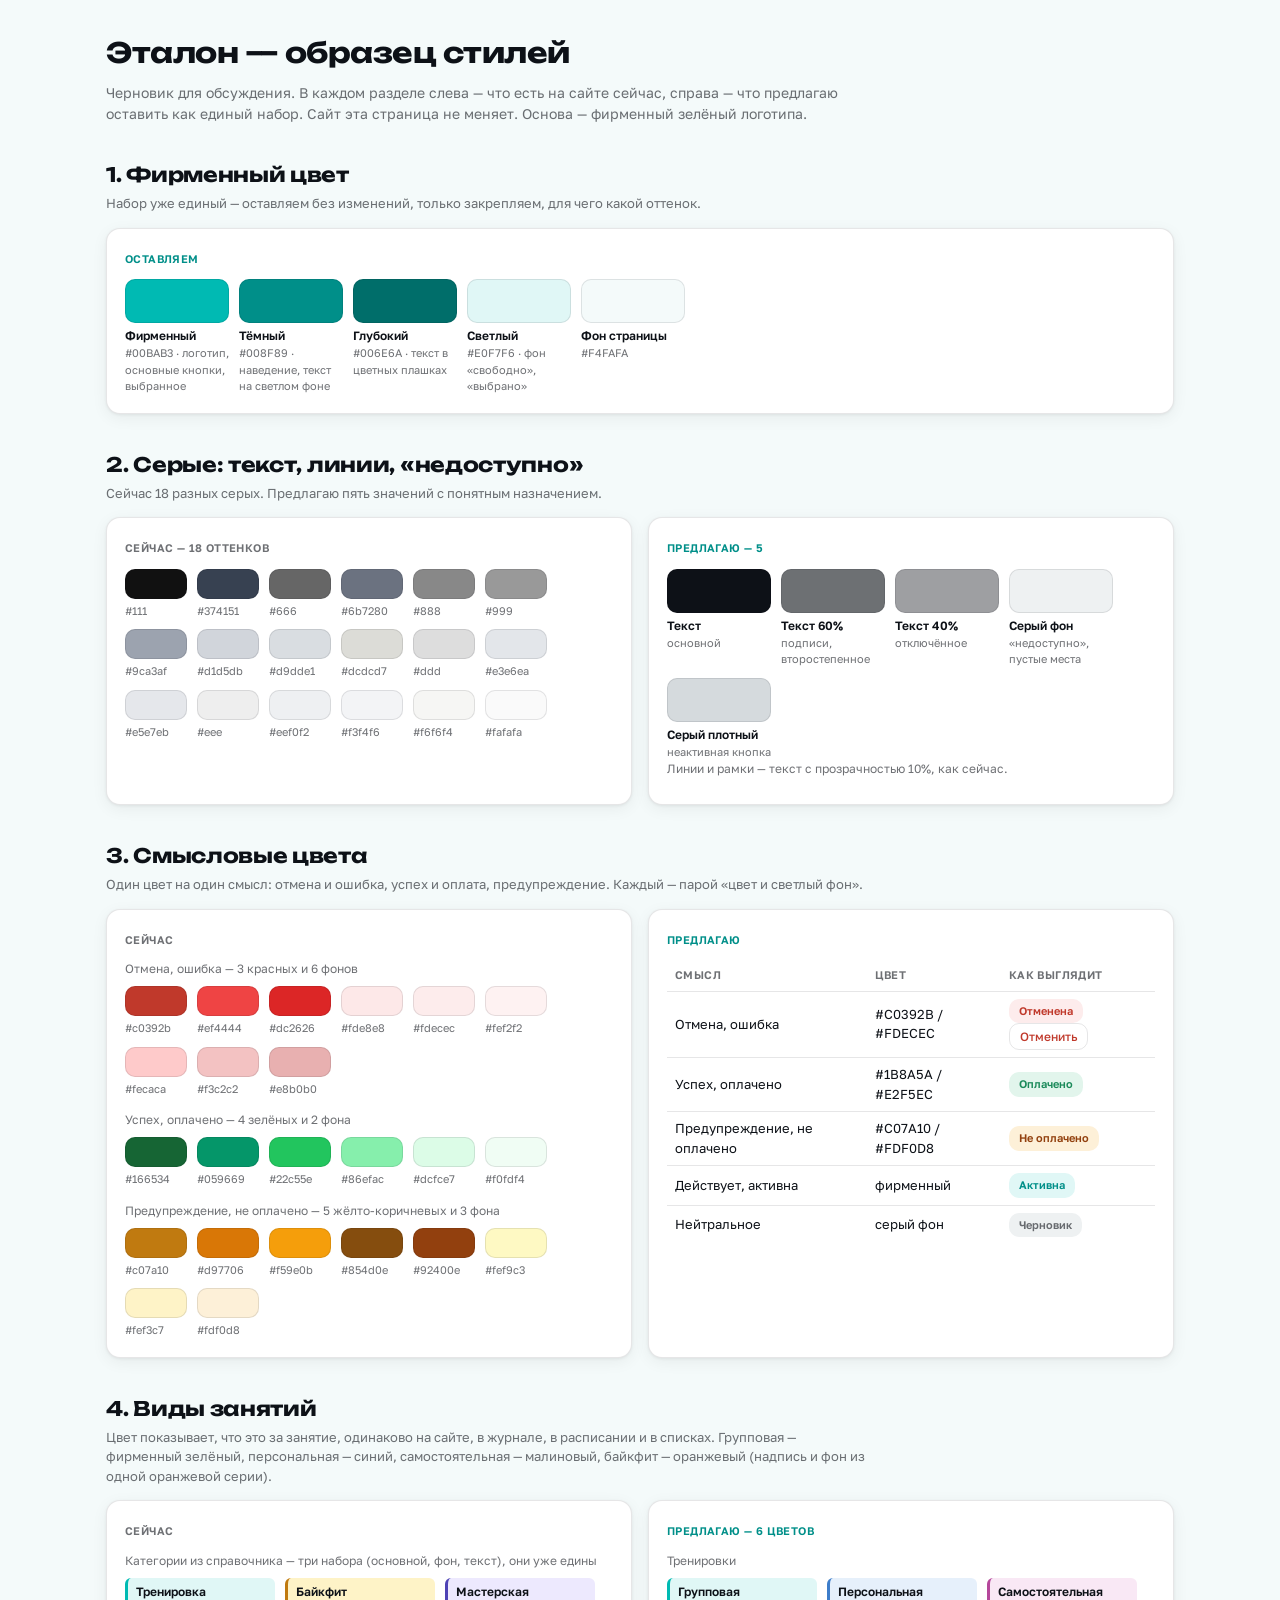
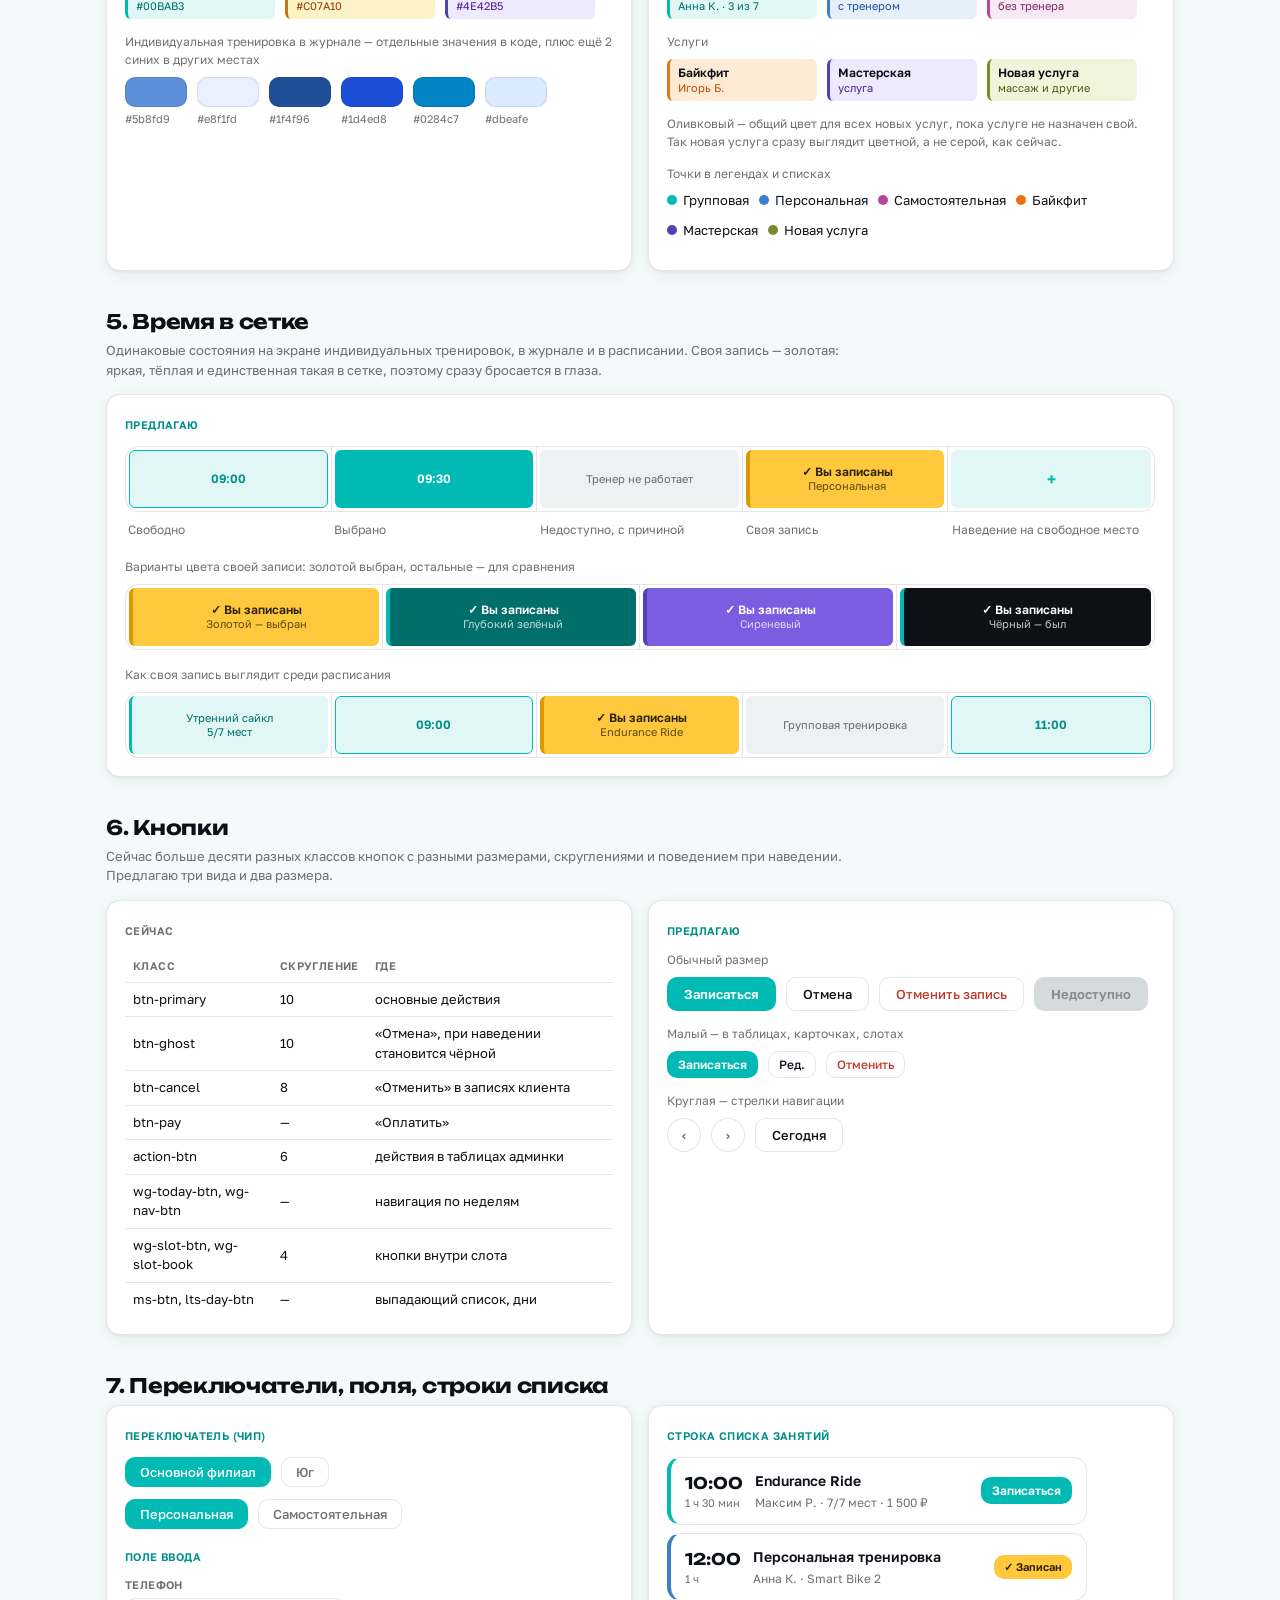
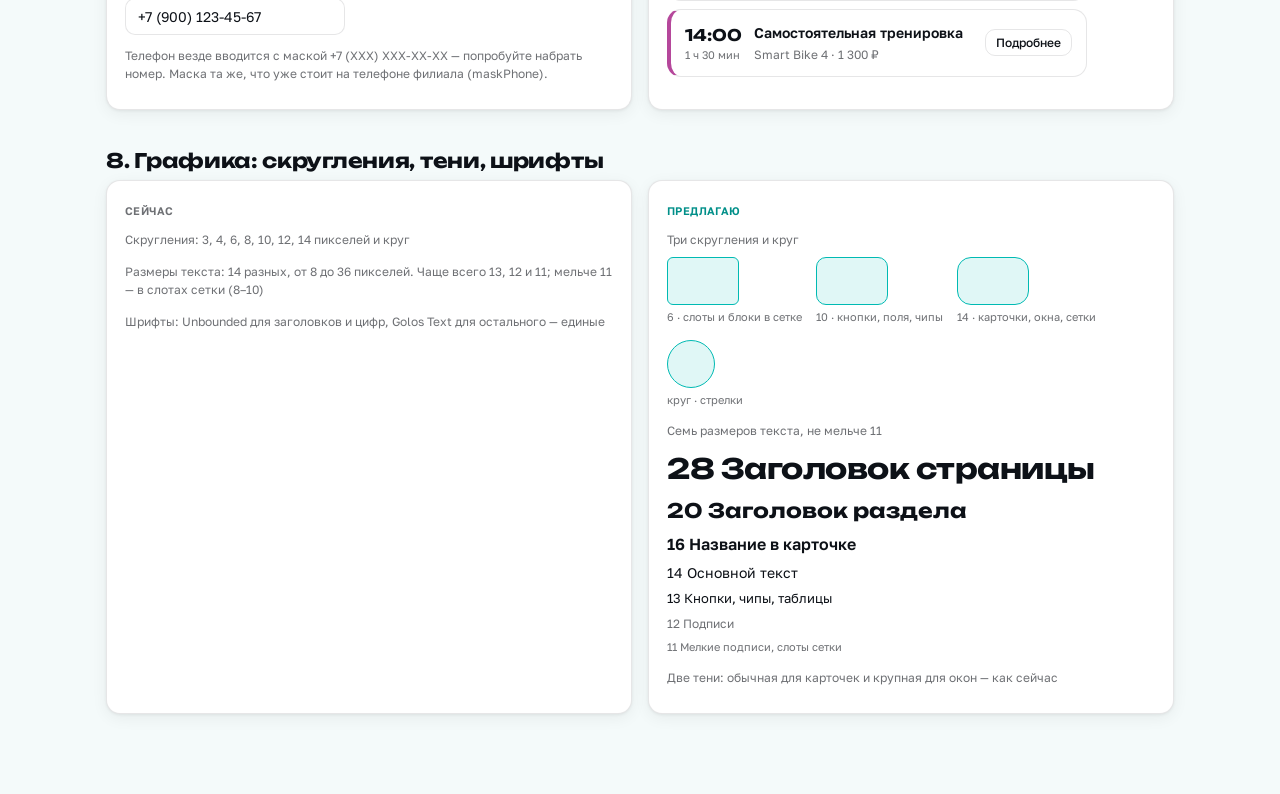
<file: styleguide.html>
<!DOCTYPE html>
<html lang="ru">

<head>
  <meta charset="UTF-8">
  <meta name="viewport" content="width=device-width, initial-scale=1">
  <title>Эталон — образец стилей</title>
  <!-- Страница-образец для обсуждения единых стилей. На сайт не влияет: свои стили, ничего из css/ не подключает.
       Слева в каждом разделе — что есть сейчас (значения собраны из css/ и js/), справа — предложение. -->
  <link rel="stylesheet" href="css/fonts.css">
  <style>
    /* ══ ПРЕДЛАГАЕМЫЕ ПЕРЕМЕННЫЕ ══ */
    :root {
      /* Фирменный зелёный (цвет логотипа) и его оттенки — без изменений */
      --brand: #00BAB3;
      --brand-dark: #008F89;
      --brand-ink: #006E6A;
      --brand-bg: #E0F7F6;

      /* Текст и поверхности */
      --ink: #0d1117;
      --ink-60: rgba(13, 17, 23, .6);
      --ink-40: rgba(13, 17, 23, .4);
      --page: #F4FAFA;
      --card: #ffffff;
      --line: rgba(13, 17, 23, .1);
      --muted-bg: #EEF1F2;
      --muted-strong: #D5DADD;

      /* Смысловые цвета: основной / фон / текст на фоне */
      --danger: #C0392B;
      --danger-bg: #FDECEC;
      --success: #1B8A5A;
      --success-bg: #E2F5EC;
      --warning: #C07A10;
      --warning-bg: #FDF0D8;
      --warning-ink: #92400E;

      /* Виды занятий */
      --kind-group: #00BAB3;
      --kind-group-bg: #E0F7F6;
      --kind-group-ink: #006E6A;
      --kind-personal: #3D7DCA;
      --kind-personal-bg: #E6F0FB;
      --kind-personal-ink: #1F4F96;
      --kind-free: #B5479B;
      --kind-free-bg: #F9E8F5;
      --kind-free-ink: #7A2A67;
      --kind-bikefit: #E8730C;
      --kind-bikefit-bg: #FFEAD5;
      --kind-bikefit-ink: #B84E00;
      --kind-workshop: #4E42B5;
      --kind-workshop-bg: #EDE9FE;
      --kind-workshop-ink: #4C1D95;
      --kind-other: #7A8B2E;
      --kind-other-bg: #F0F4DA;
      --kind-other-ink: #4F5B14;

      /* Своя запись клиента — золотая: фон, текст, полоса */
      --mine: #FFC83D;
      --mine-ink: #2B2100;
      --mine-edge: #D99A00;

      /* Графика */
      --r-sm: 6px;
      --r-md: 10px;
      --r-lg: 14px;
      --shadow: 0 1px 3px rgba(0, 0, 0, .06), 0 4px 16px rgba(0, 0, 0, .06);
      --shadow-lg: 0 8px 32px rgba(0, 0, 0, .12);
      --font-display: 'Unbounded', sans-serif;
      --font-body: 'Golos Text', sans-serif;
    }

    * { box-sizing: border-box; margin: 0; padding: 0; }
    body { font-family: var(--font-body); font-size: 14px; line-height: 1.5; color: var(--ink); background: var(--page); }
    .wrap { max-width: 1100px; margin: 0 auto; padding: 32px 16px 80px; }
    h1 { font-family: var(--font-display); font-size: 28px; font-weight: 700; letter-spacing: -.5px; }
    .lead { margin: 8px 0 28px; color: var(--ink-60); max-width: 760px; }
    section { margin-top: 36px; }
    h2 { font-family: var(--font-display); font-size: 20px; font-weight: 700; letter-spacing: -.3px; margin-bottom: 4px; }
    .note { color: var(--ink-60); font-size: 13px; margin-bottom: 14px; max-width: 760px; }
    .cols { display: grid; grid-template-columns: repeat(auto-fit, minmax(300px, 1fr)); gap: 16px; }
    .box { background: var(--card); border: 1px solid var(--line); border-radius: var(--r-lg); padding: 18px; box-shadow: var(--shadow); }
    .tag { display: inline-block; font-size: 11px; font-weight: 600; text-transform: uppercase; letter-spacing: .4px; color: var(--ink-60); margin-bottom: 12px; }
    .tag.new { color: var(--brand-dark); }
    .sw { display: flex; flex-wrap: wrap; gap: 10px; }
    .sw div { width: 104px; font-size: 11px; color: var(--ink-60); }
    .sw i { display: block; height: 44px; border-radius: var(--r-md); border: 1px solid var(--line); margin-bottom: 4px; }
    .sw b { display: block; font-size: 12px; font-weight: 600; color: var(--ink); }
    .sw.sm div { width: 62px; }
    .sw.sm i { height: 30px; }
    .row { display: flex; flex-wrap: wrap; gap: 10px; align-items: center; margin-bottom: 12px; }
    .cap { font-size: 12px; color: var(--ink-60); margin: 14px 0 8px; }
    .cap:first-of-type { margin-top: 0; }
    table { width: 100%; border-collapse: collapse; font-size: 13px; }
    td, th { text-align: left; padding: 7px 8px; border-top: 1px solid var(--line); vertical-align: middle; }
    th { font-size: 11px; font-weight: 600; text-transform: uppercase; letter-spacing: .4px; color: var(--ink-60); border-top: none; }

    /* ══ ОБРАЗЦЫ КОМПОНЕНТОВ (в предлагаемых стилях) ══ */
    .btn { font-family: var(--font-body); font-size: 13px; font-weight: 600; padding: 8px 16px; border-radius: var(--r-md); border: 1px solid transparent; cursor: pointer; transition: background .15s, color .15s, border-color .15s; }
    .btn-primary { background: var(--brand); color: #fff; }
    .btn-primary:hover { background: var(--brand-dark); }
    .btn-secondary { background: transparent; border-color: var(--line); color: var(--ink); font-weight: 500; }
    .btn-secondary:hover { border-color: var(--brand); color: var(--brand-dark); }
    .btn-danger { background: transparent; border-color: var(--line); color: var(--danger); font-weight: 500; }
    .btn-danger:hover { border-color: var(--danger); background: var(--danger-bg); }
    .btn:disabled { background: var(--muted-strong); color: var(--ink-40); border-color: transparent; cursor: not-allowed; }
    .btn-sm { font-size: 12px; padding: 5px 10px; }
    .btn-round { width: 34px; height: 34px; padding: 0; border-radius: 50%; background: #fff; border-color: var(--line); color: var(--ink-60); }
    .btn-round:hover { border-color: var(--brand); color: var(--brand); }

    .chip { font-family: var(--font-body); font-size: 13px; font-weight: 500; padding: 6px 14px; border-radius: var(--r-md); border: 1px solid var(--line); background: transparent; color: var(--ink-60); cursor: pointer; }
    .chip:hover { border-color: var(--brand); color: var(--brand-dark); }
    .chip.active { background: var(--brand); border-color: var(--brand); color: #fff; }

    .input { font-family: var(--font-body); font-size: 14px; padding: 9px 12px; border-radius: var(--r-md); border: 1px solid var(--line); background: #fff; color: var(--ink); width: 220px; }
    .input:focus { outline: none; border-color: var(--brand); box-shadow: 0 0 0 3px var(--brand-bg); }
    .label { display: block; font-size: 11px; font-weight: 600; text-transform: uppercase; letter-spacing: .4px; color: var(--ink-60); margin-bottom: 4px; }

    .badge { display: inline-block; font-size: 11px; font-weight: 700; padding: 4px 10px; border-radius: var(--r-md); }
    .badge-ok { background: var(--brand-bg); color: var(--brand-dark); }
    .badge-danger { background: var(--danger-bg); color: var(--danger); }
    .badge-success { background: var(--success-bg); color: var(--success); }
    .badge-warning { background: var(--warning-bg); color: var(--warning-ink); }
    .badge-muted { background: var(--muted-bg); color: var(--ink-60); }

    /* Вид занятия: один класс задаёт три цвета */
    .k-group { --k: var(--kind-group); --k-bg: var(--kind-group-bg); --k-ink: var(--kind-group-ink); }
    .k-personal { --k: var(--kind-personal); --k-bg: var(--kind-personal-bg); --k-ink: var(--kind-personal-ink); }
    .k-free { --k: var(--kind-free); --k-bg: var(--kind-free-bg); --k-ink: var(--kind-free-ink); }
    .k-bikefit { --k: var(--kind-bikefit); --k-bg: var(--kind-bikefit-bg); --k-ink: var(--kind-bikefit-ink); }
    .k-workshop { --k: var(--kind-workshop); --k-bg: var(--kind-workshop-bg); --k-ink: var(--kind-workshop-ink); }
    .k-other { --k: var(--kind-other); --k-bg: var(--kind-other-bg); --k-ink: var(--kind-other-ink); }
    .slot { width: 150px; padding: 6px 8px; border-radius: var(--r-sm); border-left: 3px solid var(--k); background: var(--k-bg); color: var(--k-ink); font-size: 11px; line-height: 1.3; }
    .slot b { display: block; font-size: 12px; color: var(--ink); }
    .dot { display: inline-block; width: 10px; height: 10px; border-radius: 50%; background: var(--k); margin-right: 6px; }

    /* Время в сетке */
    .grid { display: grid; grid-template-columns: repeat(5, 1fr); gap: 0; border: 1px solid var(--line); border-radius: var(--r-lg); overflow: hidden; background: #fff; }
    .grid > div { height: 64px; border-right: 1px solid var(--line); padding: 3px; display: flex; align-items: stretch; }
    .grid > div:last-child { border-right: none; }
    .t { flex: 1; display: flex; align-items: center; justify-content: center; text-align: center; border-radius: var(--r-sm); font-size: 11px; line-height: 1.25; }
    .t-free { background: var(--brand-bg); border: 1px solid var(--brand); color: var(--brand-dark); font-weight: 700; font-size: 12px; }
    .t-sel { background: var(--brand); color: #fff; font-weight: 700; font-size: 12px; }
    .t-off { background: var(--muted-bg); color: var(--ink-60); }
    .t-mine { background: var(--mine); border-left: 4px solid var(--mine-edge); color: var(--mine-ink); font-weight: 700; font-size: 12px; }
    .t-mine.v-deep { --mine: #006E6A; --mine-ink: #fff; --mine-edge: #00BAB3; }
    .t-mine.v-violet { --mine: #7C5CE0; --mine-ink: #fff; --mine-edge: #4E42B5; }
    .t-mine.v-dark { --mine: #0d1117; --mine-ink: #fff; --mine-edge: #00BAB3; }
    .t-mine small { display: block; font-size: 11px; font-weight: 400; opacity: .75; }
    .t-group { background: var(--kind-group-bg); border-left: 3px solid var(--kind-group); color: var(--kind-group-ink); }
    .badge-mine { background: var(--mine); color: var(--mine-ink); }
    .t-plus { background: var(--brand-bg); color: var(--brand); font-size: 16px; font-weight: 700; }

    .listrow { display: flex; align-items: center; gap: 12px; padding: 12px 14px; background: #fff; border: 1px solid var(--line); border-left: 4px solid var(--k); border-radius: var(--r-lg); max-width: 420px; }
    .listrow .time { font-family: var(--font-display); font-size: 16px; font-weight: 700; }
    .listrow .time span { display: block; font-family: var(--font-body); font-size: 11px; font-weight: 400; color: var(--ink-60); }
    .listrow .info { flex: 1; }
    .listrow .info b { display: block; font-size: 14px; }
    .listrow .info span { font-size: 12px; color: var(--ink-60); }

    .rad { display: flex; gap: 14px; align-items: flex-end; flex-wrap: wrap; }
    .rad div { text-align: center; font-size: 11px; color: var(--ink-60); }
    .rad i { display: block; width: 72px; height: 48px; background: var(--brand-bg); border: 1px solid var(--brand); margin-bottom: 4px; }
    .type p { margin-bottom: 6px; }
  </style>
</head>

<body>
  <div class="wrap">
    <h1>Эталон — образец стилей</h1>
    <p class="lead">Черновик для обсуждения. В каждом разделе слева — что есть на сайте сейчас, справа — что
      предлагаю оставить как единый набор. Сайт эта страница не меняет. Основа — фирменный зелёный логотипа.</p>

    <section>
      <h2>1. Фирменный цвет</h2>
      <p class="note">Набор уже единый — оставляем без изменений, только закрепляем, для чего какой оттенок.</p>
      <div class="box">
        <span class="tag new">Оставляем</span>
        <div class="sw">
          <div><i style="background:#00BAB3"></i><b>Фирменный</b>#00BAB3 · логотип, основные кнопки, выбранное</div>
          <div><i style="background:#008F89"></i><b>Тёмный</b>#008F89 · наведение, текст на светлом фоне</div>
          <div><i style="background:#006E6A"></i><b>Глубокий</b>#006E6A · текст в цветных плашках</div>
          <div><i style="background:#E0F7F6"></i><b>Светлый</b>#E0F7F6 · фон «свободно», «выбрано»</div>
          <div><i style="background:#F4FAFA"></i><b>Фон страницы</b>#F4FAFA</div>
        </div>
      </div>
    </section>

    <section>
      <h2>2. Серые: текст, линии, «недоступно»</h2>
      <p class="note">Сейчас 18 разных серых. Предлагаю пять значений с понятным назначением.</p>
      <div class="cols">
        <div class="box">
          <span class="tag">Сейчас — 18 оттенков</span>
          <div class="sw sm">
            <div><i style="background:#111"></i>#111</div>
            <div><i style="background:#374151"></i>#374151</div>
            <div><i style="background:#666"></i>#666</div>
            <div><i style="background:#6b7280"></i>#6b7280</div>
            <div><i style="background:#888"></i>#888</div>
            <div><i style="background:#999"></i>#999</div>
            <div><i style="background:#9ca3af"></i>#9ca3af</div>
            <div><i style="background:#d1d5db"></i>#d1d5db</div>
            <div><i style="background:#d9dde1"></i>#d9dde1</div>
            <div><i style="background:#dcdcd7"></i>#dcdcd7</div>
            <div><i style="background:#ddd"></i>#ddd</div>
            <div><i style="background:#e3e6ea"></i>#e3e6ea</div>
            <div><i style="background:#e5e7eb"></i>#e5e7eb</div>
            <div><i style="background:#eee"></i>#eee</div>
            <div><i style="background:#eef0f2"></i>#eef0f2</div>
            <div><i style="background:#f3f4f6"></i>#f3f4f6</div>
            <div><i style="background:#f6f6f4"></i>#f6f6f4</div>
            <div><i style="background:#fafafa"></i>#fafafa</div>
          </div>
        </div>
        <div class="box">
          <span class="tag new">Предлагаю — 5</span>
          <div class="sw">
            <div><i style="background:#0d1117"></i><b>Текст</b>основной</div>
            <div><i style="background:rgba(13,17,23,.6)"></i><b>Текст 60%</b>подписи, второстепенное</div>
            <div><i style="background:rgba(13,17,23,.4)"></i><b>Текст 40%</b>отключённое</div>
            <div><i style="background:#EEF1F2"></i><b>Серый фон</b>«недоступно», пустые места</div>
            <div><i style="background:#D5DADD"></i><b>Серый плотный</b>неактивная кнопка</div>
          </div>
          <p class="cap">Линии и рамки — текст с прозрачностью 10%, как сейчас.</p>
        </div>
      </div>
    </section>

    <section>
      <h2>3. Смысловые цвета</h2>
      <p class="note">Один цвет на один смысл: отмена и ошибка, успех и оплата, предупреждение. Каждый — парой «цвет и
        светлый фон».</p>
      <div class="cols">
        <div class="box">
          <span class="tag">Сейчас</span>
          <p class="cap">Отмена, ошибка — 3 красных и 6 фонов</p>
          <div class="sw sm">
            <div><i style="background:#c0392b"></i>#c0392b</div>
            <div><i style="background:#ef4444"></i>#ef4444</div>
            <div><i style="background:#dc2626"></i>#dc2626</div>
            <div><i style="background:#fde8e8"></i>#fde8e8</div>
            <div><i style="background:#fdecec"></i>#fdecec</div>
            <div><i style="background:#fef2f2"></i>#fef2f2</div>
            <div><i style="background:#fecaca"></i>#fecaca</div>
            <div><i style="background:#f3c2c2"></i>#f3c2c2</div>
            <div><i style="background:#e8b0b0"></i>#e8b0b0</div>
          </div>
          <p class="cap">Успех, оплачено — 4 зелёных и 2 фона</p>
          <div class="sw sm">
            <div><i style="background:#166534"></i>#166534</div>
            <div><i style="background:#059669"></i>#059669</div>
            <div><i style="background:#22c55e"></i>#22c55e</div>
            <div><i style="background:#86efac"></i>#86efac</div>
            <div><i style="background:#dcfce7"></i>#dcfce7</div>
            <div><i style="background:#f0fdf4"></i>#f0fdf4</div>
          </div>
          <p class="cap">Предупреждение, не оплачено — 5 жёлто-коричневых и 3 фона</p>
          <div class="sw sm">
            <div><i style="background:#c07a10"></i>#c07a10</div>
            <div><i style="background:#d97706"></i>#d97706</div>
            <div><i style="background:#f59e0b"></i>#f59e0b</div>
            <div><i style="background:#854d0e"></i>#854d0e</div>
            <div><i style="background:#92400e"></i>#92400e</div>
            <div><i style="background:#fef9c3"></i>#fef9c3</div>
            <div><i style="background:#fef3c7"></i>#fef3c7</div>
            <div><i style="background:#fdf0d8"></i>#fdf0d8</div>
          </div>
        </div>
        <div class="box">
          <span class="tag new">Предлагаю</span>
          <table>
            <tr><th>Смысл</th><th>Цвет</th><th>Как выглядит</th></tr>
            <tr><td>Отмена, ошибка</td><td>#C0392B / #FDECEC</td><td><span class="badge badge-danger">Отменена</span>
                <button class="btn btn-danger btn-sm">Отменить</button></td></tr>
            <tr><td>Успех, оплачено</td><td>#1B8A5A / #E2F5EC</td><td><span class="badge badge-success">Оплачено</span></td></tr>
            <tr><td>Предупреждение, не оплачено</td><td>#C07A10 / #FDF0D8</td><td><span class="badge badge-warning">Не оплачено</span></td></tr>
            <tr><td>Действует, активна</td><td>фирменный</td><td><span class="badge badge-ok">Активна</span></td></tr>
            <tr><td>Нейтральное</td><td>серый фон</td><td><span class="badge badge-muted">Черновик</span></td></tr>
          </table>
        </div>
      </div>
    </section>

    <section>
      <h2>4. Виды занятий</h2>
      <p class="note">Цвет показывает, что это за занятие, одинаково на сайте, в журнале, в расписании и в списках.
        Групповая — фирменный зелёный, персональная — синий, самостоятельная — малиновый, байкфит — оранжевый
        (надпись и фон из одной оранжевой серии).</p>
      <div class="cols">
        <div class="box">
          <span class="tag">Сейчас</span>
          <p class="cap">Категории из справочника — три набора (основной, фон, текст), они уже едины</p>
          <div class="row">
            <div class="slot k-group"><b>Тренировка</b>#00BAB3</div>
            <div class="slot" style="--k:#C07A10;--k-bg:#FEF3C7;--k-ink:#92400E"><b>Байкфит</b>#C07A10</div>
            <div class="slot k-workshop"><b>Мастерская</b>#4E42B5</div>
          </div>
          <p class="cap">Индивидуальная тренировка в журнале — отдельные значения в коде, плюс ещё 2 синих в других
            местах</p>
          <div class="sw sm">
            <div><i style="background:#5b8fd9"></i>#5b8fd9</div>
            <div><i style="background:#e8f1fd"></i>#e8f1fd</div>
            <div><i style="background:#1f4f96"></i>#1f4f96</div>
            <div><i style="background:#1d4ed8"></i>#1d4ed8</div>
            <div><i style="background:#0284c7"></i>#0284c7</div>
            <div><i style="background:#dbeafe"></i>#dbeafe</div>
          </div>
        </div>
        <div class="box">
          <span class="tag new">Предлагаю — 6 цветов</span>
          <p class="cap">Тренировки</p>
          <div class="row">
            <div class="slot k-group"><b>Групповая</b>Анна К. · 3 из 7</div>
            <div class="slot k-personal"><b>Персональная</b>с тренером</div>
            <div class="slot k-free"><b>Самостоятельная</b>без тренера</div>
          </div>
          <p class="cap">Услуги</p>
          <div class="row">
            <div class="slot k-bikefit"><b>Байкфит</b>Игорь Б.</div>
            <div class="slot k-workshop"><b>Мастерская</b>услуга</div>
            <div class="slot k-other"><b>Новая услуга</b>массаж и другие</div>
          </div>
          <p class="cap">Оливковый — общий цвет для всех новых услуг, пока услуге не назначен свой. Так новая услуга
            сразу выглядит цветной, а не серой, как сейчас.</p>
          <p class="cap">Точки в легендах и списках</p>
          <div class="row" style="font-size:13px">
            <span class="k-group"><i class="dot"></i>Групповая</span>
            <span class="k-personal"><i class="dot"></i>Персональная</span>
            <span class="k-free"><i class="dot"></i>Самостоятельная</span>
            <span class="k-bikefit"><i class="dot"></i>Байкфит</span>
            <span class="k-workshop"><i class="dot"></i>Мастерская</span>
            <span class="k-other"><i class="dot"></i>Новая услуга</span>
          </div>
        </div>
      </div>
    </section>

    <section>
      <h2>5. Время в сетке</h2>
      <p class="note">Одинаковые состояния на экране индивидуальных тренировок, в журнале и в расписании.
        Своя запись — золотая: яркая, тёплая и единственная такая в сетке, поэтому сразу бросается в глаза.</p>
      <div class="box">
        <span class="tag new">Предлагаю</span>
        <div class="grid">
          <div><div class="t t-free">09:00</div></div>
          <div><div class="t t-sel">09:30</div></div>
          <div><div class="t t-off">Тренер не работает</div></div>
          <div><div class="t t-mine"><span>✓ Вы записаны<small>Персональная</small></span></div></div>
          <div><div class="t t-plus">+</div></div>
        </div>
        <div class="grid" style="border:none;background:none;margin-top:6px;font-size:12px;color:var(--ink-60)">
          <div style="height:auto;border:none">Свободно</div>
          <div style="height:auto;border:none">Выбрано</div>
          <div style="height:auto;border:none">Недоступно, с причиной</div>
          <div style="height:auto;border:none">Своя запись</div>
          <div style="height:auto;border:none">Наведение на свободное место</div>
        </div>
        <p class="cap" style="margin-top:16px">Варианты цвета своей записи: золотой выбран, остальные — для сравнения</p>
        <div class="grid" style="grid-template-columns:repeat(4,1fr)">
          <div><div class="t t-mine"><span>✓ Вы записаны<small>Золотой — выбран</small></span></div></div>
          <div><div class="t t-mine v-deep"><span>✓ Вы записаны<small>Глубокий зелёный</small></span></div></div>
          <div><div class="t t-mine v-violet"><span>✓ Вы записаны<small>Сиреневый</small></span></div></div>
          <div><div class="t t-mine v-dark"><span>✓ Вы записаны<small>Чёрный — был</small></span></div></div>
        </div>
        <p class="cap" style="margin-top:16px">Как своя запись выглядит среди расписания</p>
        <div class="grid">
          <div><div class="t t-group">Утренний сайкл<br>5/7 мест</div></div>
          <div><div class="t t-free">09:00</div></div>
          <div><div class="t t-mine"><span>✓ Вы записаны<small>Endurance Ride</small></span></div></div>
          <div><div class="t t-off">Групповая тренировка</div></div>
          <div><div class="t t-free">11:00</div></div>
        </div>
      </div>
    </section>

    <section>
      <h2>6. Кнопки</h2>
      <p class="note">Сейчас больше десяти разных классов кнопок с разными размерами, скруглениями и поведением при наведении.
        Предлагаю три вида и два размера.</p>
      <div class="cols">
        <div class="box">
          <span class="tag">Сейчас</span>
          <table>
            <tr><th>Класс</th><th>Скругление</th><th>Где</th></tr>
            <tr><td>btn-primary</td><td>10</td><td>основные действия</td></tr>
            <tr><td>btn-ghost</td><td>10</td><td>«Отмена», при наведении становится чёрной</td></tr>
            <tr><td>btn-cancel</td><td>8</td><td>«Отменить» в записях клиента</td></tr>
            <tr><td>btn-pay</td><td>—</td><td>«Оплатить»</td></tr>
            <tr><td>action-btn</td><td>6</td><td>действия в таблицах админки</td></tr>
            <tr><td>wg-today-btn, wg-nav-btn</td><td>—</td><td>навигация по неделям</td></tr>
            <tr><td>wg-slot-btn, wg-slot-book</td><td>4</td><td>кнопки внутри слота</td></tr>
            <tr><td>ms-btn, lts-day-btn</td><td>—</td><td>выпадающий список, дни</td></tr>
          </table>
        </div>
        <div class="box">
          <span class="tag new">Предлагаю</span>
          <p class="cap">Обычный размер</p>
          <div class="row">
            <button class="btn btn-primary">Записаться</button>
            <button class="btn btn-secondary">Отмена</button>
            <button class="btn btn-danger">Отменить запись</button>
            <button class="btn btn-primary" disabled>Недоступно</button>
          </div>
          <p class="cap">Малый — в таблицах, карточках, слотах</p>
          <div class="row">
            <button class="btn btn-primary btn-sm">Записаться</button>
            <button class="btn btn-secondary btn-sm">Ред.</button>
            <button class="btn btn-danger btn-sm">Отменить</button>
          </div>
          <p class="cap">Круглая — стрелки навигации</p>
          <div class="row">
            <button class="btn btn-round">‹</button>
            <button class="btn btn-round">›</button>
            <button class="btn btn-secondary">Сегодня</button>
          </div>
        </div>
      </div>
    </section>

    <section>
      <h2>7. Переключатели, поля, строки списка</h2>
      <div class="cols">
        <div class="box">
          <span class="tag new">Переключатель (чип)</span>
          <div class="row">
            <button class="chip active">Основной филиал</button>
            <button class="chip">Юг</button>
          </div>
          <div class="row">
            <button class="chip active">Персональная</button>
            <button class="chip">Самостоятельная</button>
          </div>
          <span class="tag new" style="margin-top:8px">Поле ввода</span>
          <div class="row">
            <div><label class="label">Телефон</label><input class="input" id="sg-phone" type="tel" inputmode="tel" maxlength="18"
                value="+7 (900) 123-45-67" oninput="this.value=sgMaskPhone(this.value)"></div>
          </div>
          <p class="cap">Телефон везде вводится с маской +7 (XXX) XXX-XX-XX — попробуйте набрать номер. Маска та же,
            что уже стоит на телефоне филиала (maskPhone).</p>
        </div>
        <div class="box">
          <span class="tag new">Строка списка занятий</span>
          <div class="listrow k-group" style="margin-bottom:8px">
            <div class="time">10:00<span>1 ч 30 мин</span></div>
            <div class="info"><b>Endurance Ride</b><span>Максим Р. · 7/7 мест · 1 500 ₽</span></div>
            <button class="btn btn-primary btn-sm">Записаться</button>
          </div>
          <div class="listrow k-personal" style="margin-bottom:8px">
            <div class="time">12:00<span>1 ч</span></div>
            <div class="info"><b>Персональная тренировка</b><span>Анна К. · Smart Bike 2</span></div>
            <span class="badge badge-mine">✓ Записан</span>
          </div>
          <div class="listrow k-free">
            <div class="time">14:00<span>1 ч 30 мин</span></div>
            <div class="info"><b>Самостоятельная тренировка</b><span>Smart Bike 4 · 1 300 ₽</span></div>
            <button class="btn btn-secondary btn-sm">Подробнее</button>
          </div>
        </div>
      </div>
    </section>

    <section>
      <h2>8. Графика: скругления, тени, шрифты</h2>
      <div class="cols">
        <div class="box">
          <span class="tag">Сейчас</span>
          <p class="cap">Скругления: 3, 4, 6, 8, 10, 12, 14 пикселей и круг</p>
          <p class="cap">Размеры текста: 14 разных, от 8 до 36 пикселей. Чаще всего 13, 12 и 11; мельче 11 — в слотах
            сетки (8–10)</p>
          <p class="cap">Шрифты: Unbounded для заголовков и цифр, Golos Text для остального — единые</p>
        </div>
        <div class="box">
          <span class="tag new">Предлагаю</span>
          <p class="cap">Три скругления и круг</p>
          <div class="rad">
            <div><i style="border-radius:6px"></i>6 · слоты и блоки в сетке</div>
            <div><i style="border-radius:10px"></i>10 · кнопки, поля, чипы</div>
            <div><i style="border-radius:14px"></i>14 · карточки, окна, сетки</div>
            <div><i style="border-radius:50%;width:48px"></i>круг · стрелки</div>
          </div>
          <p class="cap">Семь размеров текста, не мельче 11</p>
          <div class="type">
            <p style="font-family:var(--font-display);font-size:28px;font-weight:700;letter-spacing:-.5px">28 Заголовок страницы</p>
            <p style="font-family:var(--font-display);font-size:20px;font-weight:700">20 Заголовок раздела</p>
            <p style="font-size:16px;font-weight:600">16 Название в карточке</p>
            <p style="font-size:14px">14 Основной текст</p>
            <p style="font-size:13px">13 Кнопки, чипы, таблицы</p>
            <p style="font-size:12px;color:var(--ink-60)">12 Подписи</p>
            <p style="font-size:11px;color:var(--ink-60)">11 Мелкие подписи, слоты сетки</p>
          </div>
          <p class="cap">Две тени: обычная для карточек и крупная для окон — как сейчас</p>
        </div>
      </div>
    </section>
  </div>
  <script>
    // Та же маска, что maskPhone в js/admin/settings.js: +7 (XXX) XXX-XX-XX
    function sgMaskPhone(v) {
      let d = (v || '').replace(/\D/g, '');
      if (!d) return '';
      if (d[0] === '8') d = '7' + d.slice(1);
      if (d[0] !== '7') d = '7' + d;
      d = d.slice(0, 11);
      const rest = d.slice(1);
      let r = '+7';
      if (rest.length > 0) r += ' (' + rest.slice(0, 3);
      if (rest.length >= 3) r += ')';
      if (rest.length > 3) r += ' ' + rest.slice(3, 6);
      if (rest.length > 6) r += '-' + rest.slice(6, 8);
      if (rest.length > 8) r += '-' + rest.slice(8, 10);
      return r;
    }
  </script>
</body>

</html>
</file>
<file: css/fonts.css>
/* Шрифты лежат на своём сервере (assets/fonts/): страница не обращается к серверам Google.
   Оба файла каждого шрифта — вариативные: один файл на весь диапазон насыщенности.
   Unbounded — заголовки (--font-display), Golos Text — основной текст (--font-body); лицензия OFL. */

@font-face {
  font-family: 'Unbounded';
  font-style: normal;
  font-weight: 300 700;
  font-display: swap;
  src: url('../assets/fonts/unbounded-cyrillic.woff2') format('woff2');
  unicode-range: U+0301, U+0400-045F, U+0490-0491, U+04B0-04B1, U+2116;
}

@font-face {
  font-family: 'Unbounded';
  font-style: normal;
  font-weight: 300 700;
  font-display: swap;
  src: url('../assets/fonts/unbounded-latin.woff2') format('woff2');
  unicode-range: U+0000-00FF, U+0131, U+0152-0153, U+02BB-02BC, U+02C6, U+02DA, U+02DC, U+0304, U+0308, U+0329, U+2000-206F, U+20AC, U+2122, U+2191, U+2193, U+2212, U+2215, U+FEFF, U+FFFD;
}

@font-face {
  font-family: 'Golos Text';
  font-style: normal;
  font-weight: 400 600;
  font-display: swap;
  src: url('../assets/fonts/golos-text-cyrillic.woff2') format('woff2');
  unicode-range: U+0301, U+0400-045F, U+0490-0491, U+04B0-04B1, U+2116;
}

@font-face {
  font-family: 'Golos Text';
  font-style: normal;
  font-weight: 400 600;
  font-display: swap;
  src: url('../assets/fonts/golos-text-latin.woff2') format('woff2');
  unicode-range: U+0000-00FF, U+0131, U+0152-0153, U+02BB-02BC, U+02C6, U+02DA, U+02DC, U+0304, U+0308, U+0329, U+2000-206F, U+20AC, U+2122, U+2191, U+2193, U+2212, U+2215, U+FEFF, U+FFFD;
}
</file>
<file: css/base.css>
/* Базовые стили: переменные темы, сброс, типографика */

:root {
  --green: #00BAB3;
  --green-dark: #008F89;
  --green-light: #E0F7F6;
  --green-mid: #006E6A;
  --amber: #c07a10;
  --amber-light: #fdf0d8;
  --purple: #4e42b5;
  --purple-light: #eeedfd;
  --ink: #0d1117;
  --ink-60: rgba(13, 17, 23, .6);
  --ink-20: rgba(13, 17, 23, .12);
  --white: #ffffff;
  --surface: #F4FAFA;
  --card: #ffffff;
  --border: rgba(13, 17, 23, .1);
  --radius: 14px;
  --radius-sm: 8px;
  --font-display: 'Unbounded', sans-serif;
  --font-body: 'Golos Text', sans-serif;
  --shadow: 0 1px 3px rgba(0, 0, 0, .06), 0 4px 16px rgba(0, 0, 0, .06);
  --shadow-lg: 0 8px 32px rgba(0, 0, 0, .12);

  /* Цвета категорий активностей (activity_category.code):
     основной (полоска, точка), фон, текст на фоне */
  --cat-training: #00BAB3;
  --cat-training-bg: #e0f7f6;
  --cat-training-ink: #006E6A;
  --cat-bikefit: #E8730C;
  --cat-bikefit-bg: #FFEAD5;
  --cat-bikefit-ink: #B84E00;
  --cat-workshop: #4e42b5;
  --cat-workshop-bg: #ede9fe;
  --cat-workshop-ink: #4c1d95;
  /* Новая услуга, которой свой цвет ещё не назначен, — общий оливковый */
  --cat-other: #7A8B2E;
  --cat-other-bg: #F0F4DA;
  --cat-other-ink: #4F5B14;
  --cat: var(--cat-other);
  --cat-bg: var(--cat-other-bg);
  --cat-ink: var(--cat-other-ink);

  /* Виды индивидуальных тренировок (групповая — цвет категории training, фирменный) */
  --kind-personal: #3D7DCA;
  --kind-personal-bg: #E6F0FB;
  --kind-personal-ink: #1F4F96;
  --kind-free: #B5479B;
  --kind-free-bg: #F9E8F5;
  --kind-free-ink: #7A2A67;

  /* ── Единая палитра (утверждённый образец — styleguide.html). Новые стили берут цвета и скругления отсюда ── */
  /* Серые */
  --ink-40: rgba(13, 17, 23, .4);     /* отключённое */
  --muted-bg: #EEF1F2;                /* «недоступно», пустые места */
  --muted-strong: #D5DADD;            /* неактивная кнопка, рамка серого */
  /* Смысловые: цвет и светлый фон */
  --danger: #C0392B;
  --danger-bg: #FDECEC;
  --success: #1B8A5A;
  --success-bg: #E2F5EC;
  --warning: #C07A10;
  --warning-bg: #FDF0D8;
  --warning-ink: #92400E;
  /* Своя запись клиента — золотая: яркая и тёплая, не сливается с зелёным расписанием.
     Три значения: фон, текст на нём, полоса/рамка. Другой вариант — поменять только их */
  --mine: #FFC83D;
  --mine-ink: #2B2100;
  --mine-edge: #D99A00;
  /* Скругления: 6 — слоты и блоки в сетке, 10 — кнопки, поля, чипы, 14 — карточки, окна, сетки */
  --r-sm: 6px;
  --r-md: 10px;
  --r-lg: 14px;
}

/* Класс категории .cat-<код> задаёт элементу цвета --cat / --cat-bg / --cat-ink,
   их используют слоты, плашки, теги, точки. Категория без своего цвета (новая услуга) — общий
   оливковый (--cat-other, значение --cat по умолчанию). Свой цвет новой категории (например, massage) —
   три переменные выше + одна строка здесь. */
.cat-training { --cat: var(--cat-training); --cat-bg: var(--cat-training-bg); --cat-ink: var(--cat-training-ink); }
.cat-bikefit  { --cat: var(--cat-bikefit);  --cat-bg: var(--cat-bikefit-bg);  --cat-ink: var(--cat-bikefit-ink); }
.cat-workshop { --cat: var(--cat-workshop); --cat-bg: var(--cat-workshop-bg); --cat-ink: var(--cat-workshop-ink); }
/* Вид тренировки .kind-<вид> — те же три переменные: персональная — синяя, самостоятельная — малиновая */
.kind-personal { --cat: var(--kind-personal); --cat-bg: var(--kind-personal-bg); --cat-ink: var(--kind-personal-ink); }
.kind-free { --cat: var(--kind-free); --cat-bg: var(--kind-free-bg); --cat-ink: var(--kind-free-ink); }

*,
*::before,
*::after {
  box-sizing: border-box;
  margin: 0;
  padding: 0;
}

html {
  scroll-behavior: smooth;
}

body {
  font-family: var(--font-body);
  background: var(--surface);
  color: var(--ink);
  min-height: 100vh;
  -webkit-font-smoothing: antialiased;
}
</file>
<file: css/site.css>
/* Сайт: навигация, главная, расписание, услуги, модалки, авторизация, toast, мои записи, футер, адаптив, анимации */

/* ─── NAV ─── */
.nav {
  position: sticky;
  top: 0;
  z-index: 100;
  background: rgba(244, 250, 250, .93);
  backdrop-filter: blur(16px);
  border-bottom: 1px solid var(--border);
  padding: 0 80px;
  display: flex;
  align-items: center;
  gap: 2rem;
  height: 60px;
}

.nav-logo {
  display: flex;
  align-items: center;
  gap: 10px;
  column-gap: 10px;
  font-family: var(--font-display);
  font-size: 13px;
  font-weight: 700;
  color: var(--ink);
  text-decoration: none;
  letter-spacing: -.3px;
}

.nav-logo img {
  flex-shrink: 0;
}

.nav-links {
  display: flex;
  gap: 4px;
  margin-left: auto;
}

.nav-link {
  padding: 6px 14px;
  border-radius: var(--r-md);
  font-size: 13px;
  font-weight: 500;
  color: var(--ink-60);
  text-decoration: none;
  transition: all .15s;
}

.nav-link:hover {
  background: var(--border);
  color: var(--ink);
}

.nav-link.active {
  background: var(--ink);
  color: #fff;
}

.nav-auth {
  display: flex;
  gap: 8px;
  margin-left: 1rem;
}

/* Обёртка разделов и кнопок входа: на широком экране её как будто нет (дети стоят прямо в строке шапки),
   на телефоне это выпадающее меню (см. блок «RESPONSIVE») */
.nav-menu {
  display: contents;
}

/* Кнопка меню — только на телефоне (см. блок «RESPONSIVE») */
.nav-burger {
  display: none;
  align-items: center;
  justify-content: center;
  width: 34px;
  height: 34px;
  flex-shrink: 0;
  border: 1px solid var(--border);
  border-radius: var(--r-md);
  background: #fff;
  color: var(--ink);
  cursor: pointer;
}

.btn-ghost {
  padding: 7px 16px;
  border-radius: var(--r-md);
  border: 1px solid var(--border);
  background: transparent;
  cursor: pointer;
  font-family: var(--font-body);
  font-size: 13px;
  font-weight: 500;
  color: var(--ink);
  transition: background .15s, color .15s, border-color .15s;
}

.btn-ghost:hover {
  border-color: var(--green);
  color: var(--green-dark);
}

.btn-primary {
  padding: 7px 16px;
  border-radius: var(--r-md);
  background: var(--green);
  border: 1px solid transparent;
  cursor: pointer;
  font-family: var(--font-body);
  font-size: 13px;
  font-weight: 600;
  color: #fff;
  transition: background .15s, color .15s, border-color .15s;
}

/* Опасное действие (удалить, отменить): тот же контур, красный текст */
.btn-danger,
.btn-ghost.btn-danger {
  padding: 7px 16px;
  border-radius: var(--r-md);
  border: 1px solid var(--border);
  background: transparent;
  cursor: pointer;
  font-family: var(--font-body);
  font-size: 13px;
  font-weight: 500;
  color: var(--danger);
  transition: background .15s, border-color .15s;
}

.btn-danger:hover,
.btn-ghost.btn-danger:hover {
  border-color: var(--danger);
  background: var(--danger-bg);
  color: var(--danger);
}

.btn-primary:hover {
  background: var(--green-dark);
}

.btn-primary:active {
  transform: scale(.97);
}

.btn-primary.is-booked-ok,
.btn-primary.is-booked-ok:hover {
  background: var(--mine);
  color: var(--mine-ink);
  cursor: default;
  box-shadow: none;
  transform: none;
}

/* ─── HERO ─── */
.hero {
  padding: 80px 80px 60px;
  max-width: 100%;
  display: grid;
  grid-template-columns: 1fr;
  gap: 3rem;
  align-items: center;
}

.hero-eyebrow {
  display: inline-flex;
  align-items: center;
  gap: 6px;
  background: var(--green-light);
  color: var(--green-dark);
  padding: 5px 12px;
  border-radius: var(--r-md);
  font-size: 12px;
  font-weight: 600;
  letter-spacing: .4px;
  text-transform: uppercase;
  margin-bottom: 1.25rem;
}

.hero-eyebrow::before {
  content: '';
  width: 6px;
  height: 6px;
  border-radius: 50%;
  background: var(--green);
}

.hero h1 {
  font-family: var(--font-display);
  font-size: clamp(28px, 4vw, 44px);
  font-weight: 700;
  line-height: 1.15;
  letter-spacing: -1px;
  margin-bottom: 1.25rem;
}

.hero h1 span {
  color: var(--green);
}

.hero-sub {
  font-size: 16px;
  line-height: 1.7;
  color: var(--ink-60);
  margin-bottom: 2rem;
  max-width: 440px;
}

.hero-actions {
  display: flex;
  gap: 12px;
  flex-wrap: wrap;
}

.btn-lg {
  padding: 13px 28px;
  border-radius: var(--r-md);
  font-size: 16px;
  font-weight: 600;
  font-family: var(--font-body);
}

.hero-stats {
  display: flex;
  gap: 2rem;
  margin-top: 2.5rem;
  padding-top: 2rem;
  border-top: 1px solid var(--border);
}

.stat-item {}

.stat-num {
  font-family: var(--font-display);
  font-size: 22px;
  font-weight: 700;
  color: var(--ink);
}

.stat-label {
  font-size: 12px;
  color: var(--ink-60);
  margin-top: 2px;
}

/* ─── SECTIONS ─── */
.section {
  padding: 60px 80px;
  max-width: 100%;
  margin: 0;
}

.section-head {
  margin-bottom: 2rem;
}

.section-title {
  font-family: var(--font-display);
  font-size: clamp(20px, 3vw, 30px);
  font-weight: 700;
  letter-spacing: -.5px;
}

/* ─── SCHEDULE ─── */

.filter-chips {
  display: flex;
  flex-wrap: wrap;
  gap: 6px;
}

/* Плашка-переключатель (.chip) — css/kit.css */

/* ─── SERVICES ─── */
.services-grid {
  display: grid;
  grid-template-columns: repeat(auto-fit, minmax(260px, 1fr));
  gap: 1rem;
}

.service-card {
  background: var(--card);
  border: 1px solid var(--border);
  border-radius: var(--radius);
  padding: 1.5rem;
  box-shadow: var(--shadow);
  cursor: pointer;
  transition: all .2s;
  --ac: var(--green);
  --ac-light: var(--green-light);
}

.service-card:hover {
  transform: translateY(-2px);
  box-shadow: var(--shadow-lg);
  border-color: var(--ac);
}

.service-name {
  font-size: 16px;
  font-weight: 700;
  margin-bottom: 6px;
  font-family: var(--font-display);
  letter-spacing: -.3px;
}

.service-desc {
  font-size: 13px;
  color: var(--ink-60);
  line-height: 1.6;
  margin-bottom: 1rem;
}

.service-price {
  font-family: var(--font-display);
  font-size: 18px;
  font-weight: 700;
  color: var(--ac);
}

/* Страница «Услуги»: разделы по категориям услуг, карточки — записи библиотеки (renderServices) */
.svc-section {
  margin-top: 28px;
}

.svc-section-title {
  display: flex;
  align-items: center;
  gap: 10px;
  margin-bottom: 14px;
  font-family: var(--font-display);
  font-size: 20px;
  font-weight: 700;
  letter-spacing: -.3px;
}

.svc-dot {
  width: 12px;
  height: 12px;
  border-radius: 50%;
  background: var(--cat, #888);
}

.svc-card {
  display: flex;
  flex-direction: column;
  cursor: default;
  --ac: var(--cat, var(--green));
}

.svc-card:hover {
  transform: none;
}

.svc-feats {
  margin: 0 0 1rem;
  padding-left: 18px;
  font-size: 13px;
  line-height: 1.6;
  color: var(--ink-60);
}

.svc-foot {
  display: flex;
  align-items: flex-end;
  justify-content: space-between;
  gap: 12px;
  margin-top: auto;
}

.svc-meta {
  font-size: 12px;
  color: var(--ink-60);
}

.svc-book {
  padding: 9px 18px;
  font-size: 13px;
  white-space: nowrap;
}

/* ─── MODAL ─── */
.modal-overlay {
  position: fixed;
  inset: 0;
  z-index: 1000;
  background: rgba(13, 17, 23, .5);
  backdrop-filter: blur(4px);
  display: flex;
  align-items: center;
  justify-content: center;
  padding: 1rem;
  opacity: 0;
  pointer-events: none;
  transition: opacity .2s;
}

.modal-overlay.show {
  opacity: 1;
  pointer-events: all;
}

.modal {
  background: var(--card);
  border-radius: var(--r-lg);
  padding: 2rem;
  width: 100%;
  max-width: 480px;
  box-shadow: var(--shadow-lg);
  transform: translateY(12px);
  transition: transform .2s;
}

.modal-overlay.show .modal {
  transform: translateY(0);
}

.modal-header {
  display: flex;
  align-items: flex-start;
  justify-content: space-between;
  margin-bottom: 1.5rem;
}

.modal-title {
  font-family: var(--font-display);
  font-size: 18px;
  font-weight: 700;
  letter-spacing: -.3px;
}

.modal-sub {
  font-size: 13px;
  color: var(--ink-60);
  margin-top: 4px;
}

.modal-close {
  width: 32px;
  height: 32px;
  border-radius: var(--r-md);
  border: 1px solid var(--border);
  background: transparent;
  cursor: pointer;
  font-size: 16px;
  color: var(--ink-60);
  display: flex;
  align-items: center;
  justify-content: center;
  flex-shrink: 0;
}

.modal-close:hover {
  background: var(--surface);
}

.modal-detail-row {
  display: flex;
  gap: 1rem;
  flex-wrap: wrap;
  background: var(--surface);
  border-radius: var(--r-lg);
  padding: 12px 16px;
  margin-bottom: 1.5rem;
}

.detail-item {
  flex: 1;
  min-width: 80px;
}

.detail-icon {
  display: flex;
  align-items: center;
  justify-content: center;
  width: 36px;
  height: 36px;
  background: var(--surface);
  border-radius: var(--r-md);
  flex-shrink: 0;
}

.detail-val {
  font-size: 14px;
  font-weight: 600;
}

.detail-label {
  font-size: 11px;
  color: var(--ink-60);
}

.form-field {
  margin-bottom: 1rem;
}

.form-label {
  display: block;
  font-size: 12px;
  font-weight: 600;
  color: var(--ink-60);
  margin-bottom: 6px;
  letter-spacing: .3px;
  text-transform: uppercase;
}

/* Поля ввода — два состояния на весь сайт:
   изменяемое — белое (рамка бирюзовая при фокусе);
   неизменяемое — серое: disabled, readonly, .is-locked (поле, которое нельзя менять в этом режиме)
   и .form-view (значение только для показа, <div class="form-input form-view">). */
.form-input {
  width: 100%;
  padding: 10px 14px;
  border: 1px solid var(--border);
  border-radius: var(--r-md);
  background: #fff;
  font-family: var(--font-body);
  font-size: 14px;
  color: var(--ink);
  outline: none;
  transition: border-color .15s, box-shadow .15s;
}

.form-input:focus {
  border-color: var(--green);
  box-shadow: 0 0 0 3px var(--green-light);
}

.form-input:disabled,
.form-input[readonly],
.form-input.is-locked,
.form-input.form-view {
  background: var(--muted-bg);
  color: var(--ink-60);
  border-color: var(--border);
  cursor: not-allowed;
}

.form-input.form-view {
  cursor: default;
  min-height: 38px;
  display: flex;
  align-items: center;
}

.form-row {
  display: grid;
  grid-template-columns: 1fr 1fr;
  gap: 12px;
}

.modal-actions {
  display: flex;
  gap: 10px;
  margin-top: 1.5rem;
}

.modal-actions .btn-ghost {
  flex: 1;
  text-align: center;
}

.modal-actions .btn-primary {
  flex: 2;
  padding: 12px;
  font-size: 15px;
  border-radius: var(--r-md);
}

/* Всплывающее описание тренировки при наведении на слот расписания */
.wc-tip {
  position: fixed;
  z-index: 2000;
  max-width: 280px;
  background: var(--ink);
  color: #fff;
  padding: 10px 12px;
  border-radius: var(--r-md);
  font-size: 12px;
  line-height: 1.45;
  text-align: left;
  box-shadow: 0 8px 28px rgba(0, 0, 0, .28);
  pointer-events: none;
  opacity: 0;
  transition: opacity .12s;
}

.wc-tip.show {
  opacity: 1;
}

.wc-tip .wc-tip-title {
  font-weight: 700;
  margin-bottom: 4px;
}

.wc-tip .wc-tip-body {
  font-weight: 400;
}

.wc-tip .wc-tip-feats {
  margin: 6px 0 0;
  padding-left: 16px;
}

.wc-tip .wc-tip-feats li {
  margin: 2px 0;
  color: rgba(255, 255, 255, .85);
}

/* ─── AUTH MODAL ─── */
.auth-tabs {
  display: flex;
  background: var(--surface);
  border-radius: var(--r-md);
  padding: 4px;
  margin-bottom: 1.5rem;
}

.auth-tab {
  flex: 1;
  padding: 8px;
  border-radius: var(--r-sm);
  border: none;
  background: transparent;
  cursor: pointer;
  font-family: var(--font-body);
  font-size: 13px;
  font-weight: 500;
  color: var(--ink-60);
  transition: all .15s;
}

.auth-tab.active {
  background: #fff;
  color: var(--ink);
  font-weight: 600;
  box-shadow: 0 1px 4px rgba(0, 0, 0, .08);
}

/* ─── TOAST ─── */
.toast-container {
  position: fixed;
  bottom: 24px;
  right: 24px;
  z-index: 2000;
  display: flex;
  flex-direction: column;
  gap: 8px;
}

.toast {
  background: var(--ink);
  color: #fff;
  padding: 12px 18px;
  border-radius: var(--r-lg);
  font-size: 13px;
  font-weight: 500;
  display: flex;
  align-items: center;
  gap: 10px;
  box-shadow: var(--shadow-lg);
  max-width: 320px;
  animation: slideIn .25s ease;
}

.toast.success {
  background: var(--green);
}

.toast.error {
  background: var(--danger);
}

.toast-icon {
  font-size: 16px;
  flex-shrink: 0;
}

@keyframes slideIn {
  from {
    transform: translateX(40px);
    opacity: 0;
  }

  to {
    transform: translateX(0);
    opacity: 1;
  }
}

/* ─── BOOKINGS PAGE ─── */
.bookings-list {
  display: flex;
  flex-direction: column;
  gap: 10px;
}

.booking-row {
  background: var(--card);
  border: 1.5px solid var(--border);
  border-radius: var(--radius);
  padding: 1.25rem 1.5rem;
  display: flex;
  align-items: center;
  gap: 1.25rem;
  box-shadow: var(--shadow);
  transition: border-color .15s, transform .15s, box-shadow .15s;
}

.booking-row:hover {
  border-color: var(--green);
  transform: translateY(-1px);
  box-shadow: var(--shadow-lg);
}

.booking-date-block {
  background: var(--surface);
  border-radius: var(--r-md);
  padding: 8px 12px;
  text-align: center;
  min-width: 52px;
}

.booking-date-day {
  font-family: var(--font-display);
  font-size: 20px;
  font-weight: 700;
  line-height: 1;
}

.booking-date-mon {
  font-size: 11px;
  color: var(--ink-60);
  text-transform: uppercase;
  margin-top: 2px;
}

.booking-info {
  flex: 1;
}

.booking-name {
  font-size: 15px;
  font-weight: 600;
}

.booking-meta {
  font-size: 12px;
  color: var(--ink-60);
  margin-top: 4px;
}

.status-badge {
  font-size: 11px;
  font-weight: 700;
  padding: 4px 10px;
  border-radius: var(--r-md);
}

.status-confirmed {
  background: var(--green-light);
  color: var(--green-dark);
}

.status-cancelled {
  background: var(--danger-bg);
  color: var(--danger);
}

.btn-cancel {
  padding: 5px 10px;
  border-radius: var(--r-md);
  border: 1px solid var(--border);
  background: transparent;
  font-family: var(--font-body);
  font-size: 12px;
  font-weight: 500;
  color: var(--danger);
  cursor: pointer;
  transition: background .15s, border-color .15s;
}

.btn-cancel:hover {
  border-color: var(--danger);
  background: var(--danger-bg);
}

/* ─── ADMIN ─── */

/* ── Таблица панели — один стиль на всю систему (владелец 09.10.2026): «Клиенты», «Управление записями»,
   «Сотрудники», история ролей, «Документы», «Справочники». Разметка: <div class="admin-table"><table>…
   Размер текста, отступы и высота строки задаются только здесь — в ячейках их не переопределять ── */
.admin-table {
  background: var(--card);
  border: 1px solid var(--border);
  border-radius: var(--radius);
  overflow: hidden;
  box-shadow: var(--shadow);
}

.admin-table table {
  width: 100%;
  border-collapse: collapse;
}

.admin-table th {
  padding: 12px 16px;
  text-align: left;
  font-size: 11px;
  font-weight: 700;
  letter-spacing: .6px;
  text-transform: uppercase;
  color: var(--ink-60);
  border-bottom: 1px solid var(--border);
  background: var(--surface);
}

.admin-table td {
  /* высота строки одна во всех таблицах панели: ячейка в одну строку и в две (имя + пометка, станок + тип) —
     одинаковой высоты; выше строка только там, где содержимого больше двух строк */
  height: 57px;
  padding: 12px 16px;
  font-size: 13px;
  border-bottom: 1px solid var(--border);
}

.admin-table tr:last-child td {
  border-bottom: none;
}

.admin-table tr:hover td {
  background: var(--surface);
}

.action-btn {
  padding: 5px 10px;
  border-radius: var(--r-md);
  border: 1px solid var(--border);
  background: transparent;
  font-family: var(--font-body);
  font-size: 12px;
  font-weight: 500;
  color: var(--ink);
  cursor: pointer;
  transition: all .15s;
  margin-right: 4px;
}

.action-btn.confirm {
  color: var(--green-dark);
  border-color: var(--green);
}

.action-btn.confirm:hover {
  background: var(--green);
  color: #fff;
}

.action-btn.cancel {
  color: var(--danger);
  border-color: var(--border);
}

.action-btn.cancel:hover {
  border-color: var(--danger);
  background: var(--danger-bg);
}

/* ─── PAGES ─── */
.page {
  display: none;
}

.page.active {
  display: block;
}

/* ─── FOOTER ─── */
.footer {
  background: var(--ink);
  color: rgba(255, 255, 255, .5);
  padding: 2.5rem 80px;
  margin-top: 4rem;
  display: flex;
  justify-content: space-between;
  align-items: center;
  flex-wrap: wrap;
  gap: 1rem;
}

.footer-logo {
  font-family: var(--font-display);
  font-size: 13px;
  font-weight: 700;
  color: #fff;
}

.footer-links {
  display: flex;
  gap: 1.5rem;
}

.footer-link {
  font-size: 12px;
  color: rgba(255, 255, 255, .5);
  text-decoration: none;
}

.footer-link:hover {
  color: #fff;
}

/* ─── RESPONSIVE ─── */
@media (max-width: 768px) {
  .hero {
    grid-template-columns: 1fr;
    padding: 40px 16px 32px;
  }

  /* Меню на телефоне: разделы и кнопки входа — выпадающей панелью под шапкой; открывает кнопка .nav-burger
     (класс .is-open на .nav, js/ui.js). В самой шапке — логотип и кнопка меню */
  .nav-burger {
    display: flex;
    margin-left: auto;
  }

  .nav-menu {
    display: none;
    position: absolute;
    top: 100%;
    left: 0;
    right: 0;
    flex-direction: column;
    padding: 8px 16px 16px;
    background: #fff;
    border-bottom: 1px solid var(--border);
    box-shadow: 0 12px 24px rgba(13, 17, 23, .08);
  }

  .nav.is-open .nav-menu {
    display: flex;
  }

  .nav-links {
    flex-direction: column;
    gap: 2px;
    margin: 0;
  }

  .nav-link {
    padding: 12px 14px;
    font-size: 14px;
  }

  .nav-auth {
    margin: 8px 0 0;
    padding-top: 12px;
    border-top: 1px solid var(--border);
  }

  .nav-auth .btn-ghost,
  .nav-auth .btn-primary {
    flex: 1;
  }

  .hero {
    padding: 40px 16px 40px;
  }

  .section {
    padding: 24px 16px;
  }

  .nav {
    padding: 0 16px;
    gap: 8px;
  }

  /* Подвал на телефоне: поля как у страницы, ссылки переносятся — без горизонтальной прокрутки */
  .footer {
    padding: 2rem 16px;
  }

  .footer-links {
    flex-wrap: wrap;
    gap: 8px 16px;
  }
}

/* ─── ANIMATIONS ─── */
@keyframes fadeUp {
  from {
    opacity: 0;
    transform: translateY(16px);
  }

  to {
    opacity: 1;
    transform: translateY(0);
  }
}

.animate-up {
  animation: fadeUp .4s ease both;
}

.delay-1 {
  animation-delay: .1s;
}

.delay-2 {
  animation-delay: .2s;
}

.delay-3 {
  animation-delay: .3s;
}
</file>
<file: css/panels.css>
/* Панели: окна админки, клиенты, кабинет клиента, окно занятия */

/* ── SLOT/SERVICE MODALS ── */
.admin-modal-overlay {
  position: fixed;
  inset: 0;
  background: rgba(0, 0, 0, .5);
  z-index: 1000;
  display: none;
  align-items: center;
  justify-content: center;
  padding: 16px;
}

.admin-modal-overlay.show {
  display: flex;
}

/* Окно подтверждения (uiConfirm, js/ui.js) — поверх любого другого окна */
.confirm-overlay {
  z-index: 3000;
}

.admin-modal {
  background: #fff;
  border-radius: var(--r-lg);
  padding: 28px;
  width: 100%;
  max-width: 480px;
  max-height: 90vh;
  overflow-y: auto;
}

.admin-modal-title {
  font-size: 17px;
  font-weight: 700;
  margin-bottom: 20px;
}

.admin-modal-actions {
  display: flex;
  gap: 8px;
  justify-content: flex-end;
  margin-top: 20px;
}

/* ── CLIENTS ── */
.clients-stats {
  display: grid;
  grid-template-columns: repeat(auto-fit, minmax(130px, 1fr));
  gap: 10px;
  margin-bottom: 18px;
}

.cs-card {
  background: #fff;
  border: 1.5px solid var(--border);
  border-radius: var(--r-lg);
  padding: 14px 16px;
}

.cs-val {
  font-family: var(--font-display);
  font-size: 22px;
  font-weight: 700;
}

.cs-label {
  font-size: 11px;
  color: var(--ink-60);
  margin-top: 3px;
}

.client-avatar {
  width: 36px;
  height: 36px;
  border-radius: 50%;
  display: flex;
  align-items: center;
  justify-content: center;
  font-weight: 700;
  font-size: 14px;
  flex-shrink: 0;
}

.client-name-cell {
  display: flex;
  align-items: center;
  gap: 10px;
}

.c-badge {
  display: inline-block;
  padding: 2px 8px;
  border-radius: var(--r-sm);
  font-size: 11px;
  font-weight: 700;
  text-transform: uppercase;
  letter-spacing: .4px;
}

.c-badge.active,
.c-badge.regular {
  background: var(--success-bg);
  color: var(--success);
}

.c-badge.vip {
  background: var(--warning-bg);
  color: var(--warning-ink);
}

.c-badge.new {
  background: var(--green-light);
  color: var(--green-dark);
}

.c-badge.inactive {
  background: var(--muted-bg);
  color: var(--ink-60);
}

.cp-history-row {
  display: flex;
  align-items: center;
  gap: 10px;
  padding: 10px 0;
  border-bottom: 1px solid var(--border);
  font-size: 13px;
}

.cp-history-row:last-child {
  border-bottom: none;
}

/* ── CLIENT PANEL ── */
.client-panel-layout {
  display: grid;
  grid-template-columns: 240px 1fr;
  gap: 0;
  min-height: calc(100vh - 120px);
}

.cp-sidebar {
  background: #fff;
  border-right: 1.5px solid var(--border);
  padding: 24px 0;
}

.cp-sidebar-user {
  padding: 0 20px 20px;
  border-bottom: 1px solid var(--border);
  margin-bottom: 12px;
}

.cp-user-avatar {
  width: 54px;
  height: 54px;
  border-radius: 50%;
  display: flex;
  align-items: center;
  justify-content: center;
  font-size: 20px;
  font-weight: 700;
  margin-bottom: 10px;
}

.cp-user-name {
  font-size: 15px;
  font-weight: 700;
}

.cp-user-phone {
  font-size: 11px;
  color: var(--ink-60);
  margin-top: 2px;
}

.cp-user-badge {
  display: inline-block;
  margin-top: 6px;
  padding: 2px 8px;
  border-radius: var(--r-sm);
  font-size: 11px;
  font-weight: 700;
}

.cp-nav-item {
  display: flex;
  align-items: center;
  gap: 10px;
  padding: 9px 16px;
  font-size: 13px;
  font-weight: 500;
  color: var(--ink-60);
  cursor: pointer;
  transition: .15s;
  border-left: 3px solid transparent;
}

.cp-nav-item svg {
  opacity: .6;
  flex-shrink: 0;
}

.cp-nav-item:hover svg {
  opacity: 1;
}

.cp-nav-item.active svg {
  opacity: 1;
}

.cp-nav-item:hover {
  background: var(--surface);
  color: var(--ink);
}

.cp-nav-item.active {
  background: var(--green-light);
  color: var(--green);
  border-left-color: var(--green);
  font-weight: 600;
}

.cp-content {
  padding: 28px;
  background: var(--surface);
  overflow-y: auto;
}

.cp-panel {
  display: none;
}

.cp-panel.active {
  display: block;
}

.cp-section-title {
  font-size: 17px;
  font-weight: 700;
  margin-bottom: 18px;
  display: flex;
  align-items: center;
  gap: 8px;
}


/* profile form */
.profile-card {
  background: #fff;
  border-radius: var(--r-lg);
  padding: 24px;
  max-width: 560px;
}

.profile-avatar-row {
  display: flex;
  align-items: center;
  gap: 18px;
  margin-bottom: 24px;
  padding-bottom: 20px;
  border-bottom: 1px solid var(--border);
}

.profile-avatar-big {
  width: 72px;
  height: 72px;
  border-radius: 50%;
  display: flex;
  align-items: center;
  justify-content: center;
  font-size: 26px;
  font-weight: 700;
}

@media(max-width:700px) {
  .client-panel-layout {
    grid-template-columns: 1fr;
  }

  .cp-sidebar {
    border-right: none;
    border-bottom: 1.5px solid var(--border);
    padding: 16px 0;
  }

  .cp-content {
    padding: 16px;
  }

}

/* ── DETAIL MODAL ── */
.detail-modal-overlay {
  position: fixed;
  inset: 0;
  background: rgba(15, 15, 15, .55);
  z-index: 900;
  display: none;
  align-items: center;
  justify-content: center;
  padding: 16px;
  backdrop-filter: blur(4px);
}

.detail-modal-overlay.show {
  display: flex;
}

.detail-modal {
  background: #fff;
  border-radius: var(--r-lg);
  width: 100%;
  max-width: 520px;
  max-height: 90vh;
  overflow-y: auto;
  box-shadow: 0 24px 80px rgba(0, 0, 0, .18);
  animation: modalIn .22s ease;
}

@keyframes modalIn {
  from {
    opacity: 0;
    transform: translateY(14px)
  }

  to {
    opacity: 1;
    transform: translateY(0)
  }
}

.dm-hero {
  padding: 28px 28px 0;
}

.dm-tag {
  display: inline-block;
  padding: 3px 10px;
  border-radius: var(--r-md);
  font-size: 11px;
  font-weight: 700;
  text-transform: uppercase;
  letter-spacing: .5px;
  margin-bottom: 12px;
  background: var(--cat-bg, #f3f4f6);   /* цвета — от класса .cat-<код> */
  color: var(--cat-ink, #374151);
}

.dm-title {
  font-family: var(--font-display);
  font-size: 22px;
  font-weight: 700;
  letter-spacing: -.4px;
  margin-bottom: 6px;
  line-height: 1.25;
}

.dm-subtitle {
  font-size: 13px;
  color: var(--ink-60);
  margin-bottom: 20px;
}

.dm-stats {
  display: grid;
  grid-template-columns: repeat(3, 1fr);
  gap: 10px;
  margin-bottom: 22px;
}

.dm-stat {
  background: var(--surface);
  border-radius: var(--r-lg);
  padding: 14px;
  text-align: center;
}

.dm-stat-val {
  font-family: var(--font-display);
  font-size: 18px;
  font-weight: 700;
}

.dm-stat-label {
  font-size: 11px;
  color: var(--ink-60);
  margin-top: 3px;
  text-transform: uppercase;
  letter-spacing: .4px;
}

.dm-desc {
  padding: 0 28px;
  font-size: 14px;
  line-height: 1.7;
  color: var(--ink);
  margin-bottom: 22px;
}

.dm-features {
  padding: 0 28px;
  margin-bottom: 22px;
}

.dm-feature {
  display: flex;
  align-items: flex-start;
  gap: 10px;
  margin-bottom: 10px;
  font-size: 13px;
}

.dm-feature-dot {
  width: 6px;
  height: 6px;
  border-radius: 50%;
  background: var(--green);
  margin-top: 6px;
  flex-shrink: 0;
}

.dm-footer {
  padding: 20px 28px;
  border-top: 1px solid var(--border);
  display: flex;
  gap: 10px;
  align-items: center;
  justify-content: space-between;
}

.dm-price {
  font-family: var(--font-display);
  font-size: 20px;
  font-weight: 700;
}

.dm-price-label {
  font-size: 11px;
  color: var(--ink-60);
  margin-top: 1px;
}

.dm-close {
  position: absolute;
  top: 18px;
  right: 18px;
  width: 32px;
  height: 32px;
  border-radius: 50%;
  border: none;
  background: var(--surface);
  cursor: pointer;
  display: flex;
  align-items: center;
  justify-content: center;
  font-size: 16px;
  color: var(--ink-60);
}

.dm-close:hover {
  background: var(--border);
}

.detail-modal {
  position: relative;
}

#hero-events {
  display: flex;
  flex-direction: column;
  gap: 8px;
}

.pay-badge {
  display: inline-flex;
  align-items: center;
  gap: 4px;
  padding: 4px 10px;
  border-radius: var(--r-md);
  font-size: 11px;
  font-weight: 700;
}

.pay-badge.unpaid {
  background: var(--warning-bg);
  color: var(--warning-ink);
}

.pay-badge.paid {
  background: var(--success-bg);
  color: var(--success);
}

/* Редактор интервалов графика специалиста: пустой день — «выходной» */
.iv-list:empty::before {
  content: 'выходной';
  display: inline-block;
  padding: 4px 0;
  font-size: 12px;
  color: var(--ink-40);
}

/* Выпадающий список с выбором нескольких значений (msHtml в js/ui.js) */
.ms { position: relative; }
.ms-btn {
  text-align: left;
  cursor: pointer;
  white-space: nowrap;
  overflow: hidden;
  text-overflow: ellipsis;
  padding-right: 32px;
  background: #fff url("data:image/svg+xml,%3Csvg xmlns='http://www.w3.org/2000/svg' width='10' height='6'%3E%3Cpath d='M1 1l4 4 4-4' stroke='%23888' fill='none' stroke-width='1.5'/%3E%3C/svg%3E") no-repeat right 12px center;
}
.ms-ph { color: var(--ink-40); }
.ms-panel {
  display: none;
  position: absolute;
  left: 0;
  right: 0;
  top: calc(100% + 4px);
  z-index: 30;
  background: #fff;
  border: 1px solid var(--border);
  border-radius: var(--radius-sm);
  box-shadow: 0 6px 20px rgba(0, 0, 0, .12);
  padding: 4px;
  max-height: 240px;
  overflow-y: auto;
}
.ms.open .ms-panel { display: block; }
.ms-opt {
  display: flex;
  align-items: center;
  gap: 8px;
  padding: 7px 10px;
  font-size: 13px;
  border-radius: var(--r-sm);
  cursor: pointer;
}
.ms-opt:hover { background: var(--green-light); }
.ms-all { border-bottom: 1px solid var(--border); border-radius: 6px 6px 0 0; margin-bottom: 2px; font-weight: 600; }
</file>
<file: css/library.css>
/* Библиотека тренировок и услуг (карточки), а также карточки специалистов — тот же формат */

/* ── LIBRARY ── */
.lib-grid {
  display: grid;
  grid-template-columns: repeat(auto-fill, minmax(300px, 1fr));
  gap: 14px;
}

/* Библиотека разбита на блоки (.svc-section с заголовком, как на странице «Услуги»): первый — без отступа сверху */
.lib-blocks > .svc-section:first-child {
  margin-top: 0;
}

.lib-card {
  background: #fff;
  border: 1.5px solid var(--border);
  border-radius: var(--r-lg);
  padding: 18px;
  transition: border-color .15s, box-shadow .15s;
  position: relative;
}

.lib-card:hover {
  border-color: var(--green);
  box-shadow: 0 4px 16px rgba(0, 186, 179, .1);
}

.lib-card-header {
  display: flex;
  justify-content: space-between;
  align-items: flex-start;
  margin-bottom: 10px;
}

.lib-card-title {
  font-size: 14px;
  font-weight: 700;
}

.lib-card-cat {
  display: inline-flex;
  align-items: center;
  gap: 5px;
  padding: 2px 8px;
  border-radius: var(--r-sm);
  font-size: 11px;
  font-weight: 700;
  text-transform: uppercase;
  letter-spacing: .4px;
  margin-bottom: 8px;
  background: var(--cat-bg, #f3f4f6);   /* цвета — от класса .cat-<код>, иначе нейтральный */
  color: var(--cat-ink, #374151);
}

.lib-card-desc {
  font-size: 12px;
  color: var(--ink-60);
  line-height: 1.6;
  margin-bottom: 12px;
}

.lib-card-features {
  display: flex;
  flex-direction: column;
  gap: 4px;
  margin-bottom: 14px;
}

.lib-card-feature {
  display: flex;
  align-items: center;
  gap: 6px;
  font-size: 11px;
  color: var(--ink);
}

.lib-card-feature-dot {
  width: 5px;
  height: 5px;
  border-radius: 50%;
  flex-shrink: 0;
  background: var(--cat);   /* цвет — от классов цвета на карточке (colorClass в js/core.js) */
}

/* Удалённая запись библиотеки */
.lib-card.is-inactive {
  background: var(--muted-bg);
  opacity: .65;
}

.lib-card-meta {
  display: flex;
  gap: 10px;
  flex-wrap: wrap;
}

.lib-meta-tag {
  background: var(--surface);
  border-radius: var(--r-md);
  padding: 4px 9px;
  font-size: 11px;
  font-weight: 600;
  color: var(--ink-60);
}

.lib-card-footer {
  display: flex;
  justify-content: space-between;
  align-items: center;
  margin-top: 14px;
  padding-top: 12px;
  border-top: 1px solid var(--border);
}

.lib-card-price {
  font-size: 15px;
  font-weight: 700;
  color: var(--cat);   /* цвет занятия, как плашка и точки */
}

.lib-card-actions {
  display: flex;
  gap: 6px;
}

.lib-add-slot-btn {
  font-family: var(--font-body);
  font-size: 12px;
  padding: 5px 10px;
  background: transparent;
  color: var(--green-dark);
  border: 1px solid var(--green);
  border-radius: var(--r-md);
  cursor: pointer;
  font-weight: 500;
  white-space: nowrap;
  transition: .15s;
}

.lib-add-slot-btn:hover {
  background: var(--green);
  color: #fff;
}

.lib-empty {
  grid-column: 1/-1;
  text-align: center;
  padding: 60px 20px;
  color: var(--ink-60);
}

.lib-difficulty {
  position: absolute;
  top: 16px;
  right: 16px;
  font-size: 11px;
  font-weight: 700;
  padding: 2px 7px;
  border-radius: var(--r-md);
  background: var(--surface);
  color: var(--ink-60);
}
</file>
<file: css/week-grid.css>
/* Недельная сетка расписания — общая для сайта (запись клиента) и админки.
   Разметку строят js/site/trainings.js (renderTrainings) и js/admin/schedule.js (renderAdminSchedule).
   Структура: .wg — CSS-grid из 8 колонок (время + 7 дней); первая строка — угол и шапки дней,
   дальше на каждый час: .wg-time-col + 7 × .wg-day-col > .wg-cell. Слоты .wg-slot
   позиционируются внутри ячейки своего часа (top/height считает JS по --wg-row-h).
   Размеры — переменными, различия — модификаторами .wg--site / .wg--admin.
   Цвета слота — от класса категории .cat-<код> (css/base.css). */

/* ── Панель над сеткой: неделя назад/вперёд, подпись, «Сегодня» ── */
.wg-toolbar {
  display: flex;
  align-items: center;
  justify-content: space-between;
  flex-wrap: wrap;
  gap: 12px;
  margin-bottom: 16px;
}

.wg-nav {
  display: flex;
  align-items: center;
  gap: 8px;
}

.wg-nav-btn {
  width: 34px;
  height: 34px;
  border-radius: 50%;
  border: 1px solid var(--border);
  background: #fff;
  cursor: pointer;
  display: flex;
  align-items: center;
  justify-content: center;
  color: var(--ink-60);
  transition: .15s;
}

.wg-nav-btn:hover {
  border-color: var(--green);
  color: var(--green);
}

.wg-label {
  font-family: var(--font-display);
  font-size: 16px;
  font-weight: 700;
  /* Ширина постоянная — по самой длинной подписи («20 июл – 26 июл 2026»), чтобы кнопки рядом не прыгали */
  width: 240px;
  flex-shrink: 0;
  white-space: nowrap;
  text-align: center;
}

.wg-today-btn {
  padding: 7px 16px;
  border-radius: var(--r-md);
  border: 1px solid var(--border);
  background: #fff;
  font-family: var(--font-body);
  font-size: 13px;
  font-weight: 500;
  color: var(--ink);
  cursor: pointer;
  transition: .15s;
}

.wg-today-btn:hover {
  border-color: var(--green);
  color: var(--green-dark);
}

/* ── Сетка ── */
.wg-wrap {
  overflow-x: auto;
}

.wg {
  --wg-time-w: 52px;     /* колонка времени */
  --wg-row-h: 60px;      /* высота одного часа — JS читает её для расчёта позиций слотов */
  --wg-min-w: 820px;     /* меньше — горизонтальная прокрутка */
  display: grid;
  grid-template-columns: var(--wg-time-w) repeat(7, 1fr);
  min-width: var(--wg-min-w);
  border: 1.5px solid var(--border);
  border-radius: var(--r-lg);
  overflow: hidden;
  background: #fff;
}

.wg--site {
  --wg-time-w: 48px;
  --wg-row-h: 104px;     /* на сайте крупнее: в слоте тренер, места и кнопка «Записаться», текст не мельче 11px */
  --wg-min-w: 760px;
}

/* Последняя колонка каждой строки (8 элементов в строке) — без правой границы */
.wg > :nth-child(8n) {
  border-right: none;
}

/* Последняя строка часов — без нижней линии (её даёт рамка сетки) */
.wg > :nth-last-child(-n+8) > .wg-time-row,
.wg > :nth-last-child(-n+8) > .wg-cell {
  border-bottom: none;
}

/* Угол и шапки дней */
.wg-corner,
.wg-day-hdr {
  background: var(--surface);
  border-bottom: 1.5px solid var(--border);
  border-right: 1px solid var(--border);
}

/* Шапка дня — компактная: день недели и дата в одну строку (одинаково на сайте и в админке) */
.wg-day-hdr {
  display: flex;
  align-items: baseline;
  justify-content: center;
  gap: 5px;
  padding: 6px 4px;
  white-space: nowrap;
}

.wg-day-hdr.today {
  background: var(--green);
}

.wg-day-hdr.past {
  opacity: .5;
}

.wg-dow {
  font-size: 11px;
  font-weight: 700;
  text-transform: uppercase;
  letter-spacing: .4px;
  color: var(--ink-60);
}

.wg-date {
  font-size: 13px;
  font-weight: 700;
  line-height: 1.2;
}

.wg-day-hdr.today .wg-dow,
.wg-day-hdr.today .wg-date {
  color: #fff;
}

/* Колонка времени: метка у верхней границы часа */
.wg-time-col {
  border-right: 1px solid var(--border);
}

.wg-time-row {
  height: var(--wg-row-h);
  border-bottom: 1px solid var(--border);
  display: flex;
  align-items: flex-start;
  justify-content: center;
  padding-top: 3px;
  font-size: 10px;
  color: var(--ink-60);
  font-weight: 600;
  line-height: 1;
}

/* Колонки дней и ячейки часа */
.wg-day-col {
  border-right: 1px solid var(--border);
  position: relative;
}

.wg-day-col.today-col {
  background: rgba(0, 186, 179, .03);
}

.wg-day-col.past-col {
  background: rgba(0, 0, 0, .01);
}

.wg-cell {
  height: var(--wg-row-h);
  border-bottom: 1px solid var(--border);
  position: relative;
}

/* Пунктир на половине часа */
.wg-cell::before {
  content: '';
  position: absolute;
  top: 50%;
  left: 0;
  right: 0;
  border-top: 1px dashed rgba(0, 0, 0, .08);
  pointer-events: none;
}

/* Слот */
.wg-slot {
  position: absolute;
  left: 2px;
  right: 2px;
  border-radius: var(--r-sm);
  padding: 4px 6px;
  overflow: hidden;
  cursor: pointer;
  z-index: 2;
  border-left: 3px solid var(--cat, #888);
  background: var(--cat-bg, #f3f4f6);
  transition: box-shadow .15s, opacity .15s;
}

.wg-slot:hover {
  box-shadow: 0 2px 10px rgba(0, 0, 0, .15);
  opacity: .9;
}

.wg-slot-time {
  font-size: 9px;
  font-weight: 700;
  color: var(--ink-60);
  white-space: nowrap;
}

.wg-slot-name {
  font-size: 11px;
  font-weight: 700;
  line-height: 1.2;
  color: var(--ink);
  white-space: nowrap;
  overflow: hidden;
  text-overflow: ellipsis;
  margin-top: 1px;
}

.wg-slot-meta {
  font-size: 9px;
  color: var(--ink-60);
  margin-top: 2px;
  white-space: nowrap;
  overflow: hidden;
  text-overflow: ellipsis;
}

/* ── Сайт: запись на занятие ── */
.wg-slot.booked {
  opacity: .75;
}

.wg-slot.full {
  opacity: .45;
}

.wg-slot.booked .wg-slot-meta {
  color: var(--green-dark);
  font-weight: 700;
}

.wg-slot-book {
  display: block;
  width: 100%;
  margin-top: 4px;
  font-size: 9px;
  font-weight: 700;
  padding: 3px 0;
  border-radius: 4px;
  border: none;
  background: var(--green);
  color: #fff;
  cursor: pointer;
  transition: background .15s, opacity .15s;
  letter-spacing: .2px;
  white-space: nowrap;
  overflow: hidden;
  text-overflow: ellipsis;
}

.wg-slot-book:hover {
  background: var(--green-dark);
}

.wg-slot.full .wg-slot-book {
  background: var(--muted-strong);
  cursor: default;
}

.wg-slot.booked .wg-slot-book {
  background: transparent;
  color: var(--green-dark);
  border: 1px solid var(--green);
  font-size: 8px;
  cursor: default;
}

/* Кнопка по размеру слота: xs — полоска, sm — мелкий текст, md/lg — полная */
.wg-slot.slot-xs .wg-slot-book {
  font-size: 0;
  padding: 0;
  height: 6px;
  border-radius: 2px;
  margin-top: 2px;
}

.wg-slot.slot-sm .wg-slot-book {
  font-size: 8px;
  padding: 2px 0;
}

/* ── Админка: добавление по клику, кнопки слота, перетаскивание ── */
.wg--admin .wg-cell {
  cursor: pointer;
  transition: background .12s;
}

.wg--admin .wg-cell:hover {
  background: var(--green-light);
}

.wg--admin .wg-cell:hover::after {
  content: '+';
  position: absolute;
  top: 50%;
  left: 50%;
  transform: translate(-50%, -50%);
  font-size: 16px;
  color: var(--green);
  font-weight: 700;
}

/* Расписание только для просмотра (нет права менять): без «+» и перетаскивания; занятие открывается нажатием */
.wg--admin.wg--readonly .wg-cell {
  cursor: default;
}

.wg--admin.wg--readonly .wg-cell:hover {
  background: none;
}

.wg--admin.wg--readonly .wg-cell:hover::after {
  content: none;
}

.wg--admin.wg--readonly .wg-slot {
  cursor: pointer;
}

.wg--admin .wg-slot {
  cursor: grab;
  right: 18px;   /* полоса справа — для «+» (ADM_ADD_GUTTER в js/admin/schedule.js) */
}

/* Час с занятием: «+» — в полосе справа, куда занятия не заходят */
.wg--admin .wg-cell--busy:hover::after {
  left: auto;
  right: 0;
  width: 18px;
  text-align: center;
  transform: translateY(-50%);
}

.wg--admin .wg-slot:active {
  cursor: grabbing;
}

/* Кнопки занятия («Ред.», «Уд.») — всегда видны, в правом нижнем углу занятия любой высоты.
   Раньше они шли строкой после текста и появлялись при наведении: у коротких занятий эта строка не помещалась
   и обрезалась, поэтому кнопки были не на всех занятиях */
.wg-slot-btns {
  position: absolute;
  right: 3px;
  bottom: 3px;
  display: flex;
  gap: 3px;
}


.wg-slot-btn {
  font-size: 9px;
  padding: 2px 5px;
  border-radius: 4px;
  border: 1px solid rgba(0, 0, 0, .15);
  background: #fff;
  cursor: pointer;
  font-weight: 600;
}

.wg-slot.dragging {
  opacity: .45;
  box-shadow: none !important;
  pointer-events: none;
}

.wg-cell.drag-over {
  background: var(--green-light) !important;
  outline: 2px dashed var(--green);
  outline-offset: -2px;
}

.wg-cell.drag-over::after {
  display: none;
}

/* Метка «куда встанет слот» при перетаскивании */
.wg-drop-marker {
  position: absolute;
  left: 2px;
  right: 2px;
  height: 0;
  border-top: 2px dashed var(--green);
  pointer-events: none;
  z-index: 5;
  font-size: 10px;
  font-weight: 700;
  color: var(--green);
}

@media (max-width: 600px) {
  /* На телефоне подпись недели уже и мельче; длинная переносится на вторую строку (год), ширина та же —
     стрелки и «Сегодня» стоят на месте */
  .wg-label {
    width: 150px;
    white-space: normal;
    font-size: 13px;
    line-height: 1.2;
  }

  .wg-toolbar {
    flex-direction: column;
    align-items: flex-start;
  }
}

/* Тренер в слоте групповой тренировки */
.wg-slot-spec {
  font-size: 11px;
  color: var(--ink);
}

/* ── Сайт: окна записи — на услугу (js/site/individual.js) и на индивидуальную тренировку ── */
#ind-modal .modal,
#indb-modal .modal {
  max-width: 600px;
  max-height: calc(100vh - 32px);
  overflow-y: auto;
  overflow-x: hidden;
}

/* Лента дат — горизонтальная прокрутка */
.ind-dates {
  display: flex;
  gap: 6px;
  overflow-x: auto;
  padding-bottom: 4px;
}

.ind-dates .chip {
  flex: 0 0 auto;
  display: flex;
  flex-direction: column;
  align-items: center;
  min-width: 58px;
}

.ind-dow { font-size: 11px; opacity: .75; }

.ind-hint {
  font-size: 13px;
  color: var(--ink-60);
}

.ind-total {
  min-height: 20px;
  font-size: 14px;
  font-weight: 600;
  margin-bottom: 4px;
}

/* ── Сайт: экран «Расписание» (js/site/trainings.js) и страница «Услуги» ── */
.indp-empty {
  padding: 40px 0;
  color: var(--ink-60);
  font-size: 14px;
}

.indp-legend {
  display: flex;
  flex-wrap: wrap;
  gap: 6px 16px;
  font-size: 12px;
  color: var(--ink-60);
}

.indp-dot {
  display: inline-block;
  width: 12px;
  height: 12px;
  border-radius: 3px;
  margin-right: 6px;
  vertical-align: -2px;
}

.indp-dot--mine { background: var(--mine); border: 1px solid var(--mine-edge); }

/* Блок в ячейке сетки сайта (основа для своей записи — .wg-blk--mine) */
.wg-blk {
  position: absolute;
  left: 2px;
  right: 2px;
  z-index: 1;
  display: flex;
  align-items: center;
  justify-content: center;
  padding: 2px 4px;
  border-radius: var(--r-sm);
  background: var(--muted-bg);
  color: var(--ink-60);
  font-size: 11px;
  line-height: 1.25;
  text-align: center;
  overflow: hidden;
}

/* Своя запись — цветом --mine (css/base.css): единственный такой блок в сетке, не сливается с расписанием */
.wg-blk--mine {
  background: var(--mine);
  border-left: 4px solid var(--mine-edge);
  color: var(--mine-ink);
  font-weight: 700;
  cursor: pointer;
  align-items: flex-start;   /* текст — у начала занятия: у длинной записи он не уходит за экран */
}

.wg-blk--mine small {
  display: block;
  font-size: 11px;
  font-weight: 400;
  opacity: .75;
}

/* ── Сайт на телефоне: вид «один день» (js/week-grid.js wgRenderDayStrip) ──
   Над сеткой — лента из семи дней; в сетке видна одна колонка — день из data-day сетки. */
.wg-days {
  display: none;
}

@media (max-width: 700px) {
  .wg-days {
    display: grid;
    grid-template-columns: repeat(7, minmax(0, 1fr));
    gap: 4px;
    margin-bottom: 10px;
  }

  .wg-day-btn {
    display: flex;
    flex-direction: column;
    align-items: center;
    gap: 1px;
    min-height: 46px;
    padding: 6px 0;
    border: 1px solid var(--border);
    border-radius: var(--r-md);
    background: #fff;
    font-family: var(--font-body);
    color: var(--ink);
    cursor: pointer;
  }

  .wg-day-btn-dow {
    font-size: 11px;
    font-weight: 700;
    text-transform: uppercase;
    color: var(--ink-60);
  }

  .wg-day-btn-date {
    font-family: var(--font-display);
    font-size: 16px;
    font-weight: 700;
  }

  .wg-day-btn.muted {
    opacity: .5;
  }

  .wg-day-btn.today {
    border-color: var(--green);
  }

  .wg-day-btn.active {
    background: var(--green);
    border-color: var(--green);
    opacity: 1;
  }

  .wg-day-btn.active span {
    color: #fff;
  }

  /* Сетка: колонка времени + один день; шапку дней заменяет лента */
  .wg--site {
    grid-template-columns: var(--wg-time-w) minmax(0, 1fr);
    min-width: 0;
  }

  .wg--site > .wg-corner,
  .wg--site > .wg-day-hdr,
  .wg--site > .wg-day-col {
    display: none;
  }

  .wg--site[data-day="0"] > .wg-day-col[data-di="0"],
  .wg--site[data-day="1"] > .wg-day-col[data-di="1"],
  .wg--site[data-day="2"] > .wg-day-col[data-di="2"],
  .wg--site[data-day="3"] > .wg-day-col[data-di="3"],
  .wg--site[data-day="4"] > .wg-day-col[data-di="4"],
  .wg--site[data-day="5"] > .wg-day-col[data-di="5"],
  .wg--site[data-day="6"] > .wg-day-col[data-di="6"] {
    display: block;
    border-right: none;
  }

  /* В одной широкой колонке текст слотов и блоков крупнее */
  .wg--site .wg-slot-time,
  .wg--site .wg-slot-meta,
  .wg--site .wg-blk {
    font-size: 11px;
  }

  .wg--site .wg-slot-name {
    font-size: 13px;
  }

  .wg--site .wg-slot-book {
    font-size: 11px;
    padding: 5px 0;
  }
}

/* ── Сайт на телефоне: групповые тренировки — список занятий выбранного дня вместо сетки
   (js/site/schedule.js schListRowHtml). На широком экране список скрыт. ── */
.sch-list {
  display: none;
}

@media (max-width: 700px) {
  .sch-grid-wrap {
    display: none;
  }

  .sch-list {
    display: flex;
    flex-direction: column;
    gap: 8px;
  }

  .sch-row {
    display: flex;
    align-items: center;
    gap: 12px;
    padding: 12px 14px;
    background: #fff;
    border: 1px solid var(--border);
    border-left: 4px solid var(--cat, var(--green));
    border-radius: var(--r-lg);
    cursor: pointer;
  }

  .sch-row.full {
    opacity: .6;
  }

  .sch-row-time {
    flex: 0 0 auto;
    min-width: 46px;
    font-family: var(--font-display);
    font-size: 16px;
    font-weight: 700;
  }

  .sch-row-time span {
    display: block;
    font-family: var(--font-body);
    font-size: 11px;
    font-weight: 400;
    color: var(--ink-60);
  }

  .sch-row-info {
    flex: 1 1 auto;
    min-width: 0;
  }

  .sch-row-name {
    font-size: 14px;
    font-weight: 700;
    line-height: 1.25;
  }

  .sch-row-meta {
    margin-top: 2px;
    font-size: 12px;
    color: var(--ink-60);
  }

  .sch-row-btn {
    flex: 0 0 auto;
    padding: 8px 12px;
    font-size: 12px;
    white-space: nowrap;
  }

  .sch-row-state {
    flex: 0 0 auto;
    font-size: 12px;
    font-weight: 600;
    color: var(--ink-60);
    white-space: nowrap;
  }

  /* Своя запись — значок того же цвета, что блок в сетке */
  .sch-row-state.booked {
    padding: 4px 10px;
    border-radius: var(--r-md);
    background: var(--mine);
    color: var(--mine-ink);
    font-size: 11px;
    font-weight: 700;
  }

  .sch-list-empty {
    padding: 28px 0;
    text-align: center;
    font-size: 14px;
    color: var(--ink-60);
  }
}

/* ── Сайт на телефоне: экран «Расписание» (js/site/trainings.js trDayListHtml) — список дня вместо сетки:
   свои записи золотыми строками, групповые тренировки — строками с кнопкой записи ── */
@media (max-width: 700px) {
  /* День, в котором есть свои записи, — золотая черта под датой */
  .wg-day-btn.marked {
    box-shadow: inset 0 -4px 0 var(--mine-edge);
  }

  .sch-row--mine {
    background: var(--mine);
    border-color: var(--mine-edge);
    border-left-color: var(--mine-edge);
    color: var(--mine-ink);
  }

  .sch-row--mine .sch-row-time span,
  .sch-row--mine .sch-row-meta {
    color: var(--mine-ink);
    opacity: .8;
  }

  /* Золотые строки в списке понятны без пояснения — легенда не нужна */
  #page-trainings .indp-legend {
    display: none;
  }
}

/* ── Сайт: слоты групповых тренировок по единому образцу (styleguide.html).
   Только .wg--site — недельное расписание админки (.wg--admin) эти правила не затрагивают. ── */
.wg--site .wg-slot {
  border-radius: var(--r-sm);
}

.wg--site .wg-slot-time,
.wg--site .wg-slot-meta {
  font-size: 11px;
}

.wg--site .wg-slot-name {
  font-size: 12px;
}

.wg--site .wg-slot-book,
.wg--site .wg-slot.slot-sm .wg-slot-book {
  font-size: 11px;
  border-radius: var(--r-sm);
}

/* Мест нет — серое «недоступно» */
.wg--site .wg-slot.full {
  opacity: 1;
  background: var(--muted-bg);
  border-left-color: var(--muted-strong);
}

.wg--site .wg-slot.full .wg-slot-name {
  color: var(--ink-60);
}

.wg--site .wg-slot.full .wg-slot-book {
  background: var(--muted-strong);
  color: var(--ink-60);
}

/* Своя запись — цветом --mine */
.wg--site .wg-slot.booked {
  opacity: 1;
  background: var(--mine);
  border-left: 4px solid var(--mine-edge);
}

.wg--site .wg-slot.booked .wg-slot-name,
.wg--site .wg-slot.booked .wg-slot-time,
.wg--site .wg-slot.booked .wg-slot-meta {
  color: var(--mine-ink);
}

.wg--site .wg-slot.booked .wg-slot-time,
.wg--site .wg-slot.booked .wg-slot-meta {
  font-weight: 400;
  opacity: .8;
}

.wg--site .wg-slot.booked .wg-slot-book {
  background: transparent;
  border: 1px solid var(--mine-edge);
  color: var(--mine-ink);
  font-size: 11px;
}

/* Шкала времени на сайте — текст не мельче 11px (в расписании админки остаётся 10px) */
.wg--site .wg-time-row {
  font-size: 11px;
}

/* ── Расписание клиента по дням (владелец 09.10.2026): семь колонок одинаковой ширины, занятия дня — карточками
   подряд по времени начала, без сетки по часам и пустых строк. Разметка — js/site/trainings.js.
   Цвет полосы слева — вид занятия (--cat, как у плитки в сетке); прошедшее и занятое — серым (.is-off);
   своя запись — тёмная (--mine). На телефоне вместо колонок — список дня (.sch-list выше) ── */
.sch-week {
  display: grid;
  grid-template-columns: repeat(7, minmax(0, 1fr));
  gap: 10px;
  align-items: start;
}

.sch-day-hdr {
  padding: 8px 4px;
  margin-bottom: 8px;
  border-bottom: 1px solid var(--border);
  font-size: 13px;
  color: var(--ink-60);
}

.sch-day-hdr b {
  color: var(--ink);
}

.sch-day.today .sch-day-hdr,
.sch-day.today .sch-day-hdr b {
  color: var(--green-dark);
  border-bottom-color: var(--green);
}

.sch-day.past .sch-day-hdr,
.sch-day.past .sch-day-hdr b {
  color: var(--ink-40);
}

.sch-day-empty {
  padding: 8px 4px;
  font-size: 12px;
  color: var(--ink-40);
}

.sch-card {
  margin-bottom: 8px;
  padding: 10px 12px;
  border-radius: var(--r-sm);
  border: 1px solid var(--border);
  border-left: 3px solid var(--cat, #888);
  background: var(--card);
  cursor: pointer;
  transition: box-shadow .15s;
}

.sch-card:hover {
  box-shadow: 0 2px 10px rgba(0, 0, 0, .1);
}

.sch-card-time {
  font-size: 18px;
  font-weight: 700;
  line-height: 1.2;
  color: var(--ink);
}

.sch-card-time span {
  margin-left: 6px;
  font-size: 12px;
  font-weight: 400;
  color: var(--ink-60);
}

.sch-card-name {
  margin: 2px 0;
  font-size: 13px;
  font-weight: 700;
  color: var(--ink);
  overflow-wrap: anywhere;
}

.sch-card-meta,
.sch-card-state {
  font-size: 12px;
  color: var(--ink-60);
  overflow-wrap: anywhere;
}

.sch-card-state {
  margin-top: 6px;
  font-weight: 700;
}

/* Прошедшее занятие и занятие без мест — серым */
.sch-card.is-off {
  background: var(--muted-bg);
  border-color: transparent;
  border-left-color: var(--muted-strong);
}

.sch-card.is-off .sch-card-time,
.sch-card.is-off .sch-card-name {
  color: var(--ink-60);
}

/* Своя запись */
.sch-card--mine {
  background: var(--mine);
  border-color: transparent;
  border-left: 4px solid var(--mine-edge);
}

.sch-card--mine .sch-card-time,
.sch-card--mine .sch-card-time span,
.sch-card--mine .sch-card-name,
.sch-card--mine .sch-card-meta,
.sch-card--mine .sch-card-state {
  color: var(--mine-ink);
}

.sch-card--mine .sch-card-time span,
.sch-card--mine .sch-card-meta {
  opacity: .8;
}

.sch-card--mine.is-off {
  background: var(--muted-bg);
  border-left-color: var(--muted-strong);
}

.sch-card--mine.is-off .sch-card-time,
.sch-card--mine.is-off .sch-card-time span,
.sch-card--mine.is-off .sch-card-name,
.sch-card--mine.is-off .sch-card-meta,
.sch-card--mine.is-off .sch-card-state {
  color: var(--ink-60);
}
</file>
<file: css/admin.css>
/* Админка: модалка «В расписание» (дни), раскладка панели, схема зала, форма слота */

.lts-day-btn {
  width: 38px;
  height: 38px;
  border-radius: 50%;
  border: 1px solid var(--border);
  background: #fff;
  font-size: 11px;
  font-weight: 700;
  cursor: pointer;
  transition: .15s;
  display: flex;
  align-items: center;
  justify-content: center;
  color: var(--ink-60);
}

.lts-day-btn:hover {
  border-color: var(--green);
  color: var(--green);
}

.lts-day-btn.selected {
  background: var(--green);
  border-color: var(--green);
  color: #fff;
}

/* ═══ ADMIN LAYOUT ═══════════════════════════════════════════════ */
.adm-layout {
  display: grid;
  grid-template-columns: 220px 1fr;
  min-height: calc(100vh - 60px);
}

/* Группа из одного раздела (js/admin/data-nav.js admGroupOpen): меню слева нет, раздел — на всю ширину */
.adm-layout--solo {
  grid-template-columns: 1fr;
}

.adm-layout--solo .adm-sidebar {
  display: none;
}

.adm-sidebar {
  background: #fff;
  color: var(--ink);
  display: flex;
  flex-direction: column;
  overflow-y: auto;
  position: sticky;
  top: 60px;
  height: calc(100vh - 60px);
  border-right: 1.5px solid var(--border);
}

.adm-sidebar-logo {
  padding: 18px 16px 14px;
  font-size: 11px;
  font-weight: 700;
  letter-spacing: .5px;
  text-transform: uppercase;
  color: var(--ink-60);
  display: flex;
  align-items: center;
  gap: 8px;
  border-bottom: 1px solid var(--border);
}

/* Текущий раздел и стрелка — только на телефоне (см. @media ниже) */
.adm-sidebar-current,
.adm-sidebar-chevron {
  display: none;
}

.adm-nav {
  padding: 8px 0;
  flex: 1;
}

/* В меню — разделы одной группы: её выбирают в шапке (js/admin/data-nav.js admGroupOpen) */
.adm-nav-group {
  display: none;
}

.adm-nav-group.active {
  display: block;
}

/* Страница администратора загружается: до ответа сервера видны только логотип и пустая шапка (js/auth.js admBootMark) */
.adm-boot .page,
.adm-boot .nav-menu,
.adm-boot .nav-burger,
.adm-boot .footer {
  visibility: hidden;
}

.adm-nav-item {
  display: flex;
  align-items: center;
  gap: 10px;
  padding: 9px 16px;
  font-size: 13px;
  font-weight: 500;
  color: var(--ink-60);
  cursor: pointer;
  transition: .15s;
  border-left: 3px solid transparent;
  position: relative;
}

.adm-nav-item svg {
  opacity: .6;
  flex-shrink: 0;
}

.adm-nav-item:hover {
  background: var(--green-light);
  color: var(--green);
  border-left-color: var(--green-light);
}

.adm-nav-item:hover svg {
  opacity: 1;
}

.adm-nav-item.active {
  background: var(--green-light);
  color: var(--green-dark);
  border-left-color: var(--green);
  font-weight: 600;
}

.adm-nav-item.active svg {
  opacity: 1;
  color: var(--green);
}

.adm-main {
  background: var(--surface);
  overflow-y: auto;
}

.adm-panel {
  display: none;
  padding: 24px;
}

.adm-panel.active {
  display: block;
}

.adm-panel-header {
  display: flex;
  justify-content: space-between;
  align-items: center;
  margin-bottom: 20px;
  flex-wrap: wrap;
  gap: 10px;
}

.adm-panel-title {
  font-family: var(--font-display);
  font-size: 20px;
  font-weight: 700;
  letter-spacing: -.3px;
}

.adm-card {
  background: #fff;
  border: 1.5px solid var(--border);
  border-radius: var(--r-lg);
  padding: 18px;
}

.adm-card-title {
  font-size: 13px;
  font-weight: 700;
  color: var(--ink-60);
  text-transform: uppercase;
  letter-spacing: .5px;
  margin-bottom: 12px;
}

.adm-kpi-grid {
  display: grid;
  grid-template-columns: repeat(auto-fit, minmax(140px, 1fr));
  gap: 12px;
}

.adm-kpi {
  background: #fff;
  border: 1.5px solid var(--border);
  border-radius: var(--r-lg);
  padding: 16px;
  transition: box-shadow .15s;
}

.adm-kpi-val {
  font-family: var(--font-display);
  font-size: 24px;
  font-weight: 700;
}

.adm-kpi-label {
  font-size: 11px;
  color: var(--ink-60);
  margin-top: 3px;
}

@media(max-width:900px) {
  .adm-layout {
    grid-template-columns: 1fr;
    grid-template-rows: auto 1fr;   /* строка меню — по содержимому, остальное — разделу */
  }

  /* Меню панели на узком экране: одна строка под шапкой с названием текущего раздела; по нажатию раскрывается
     список разделов (класс .is-open, js/admin/data-nav.js), выбор раздела его закрывает */
  .adm-sidebar {
    position: sticky;
    top: 60px;
    z-index: 50;
    height: auto;
    overflow: visible;
    border-right: none;
    border-bottom: 1.5px solid var(--border);
  }

  .adm-sidebar-logo {
    padding: 12px 16px;
    border-bottom: none;
    cursor: pointer;
    color: var(--ink);
  }

  .adm-sidebar-title {
    display: none;
  }

  .adm-sidebar-current {
    display: block;
    font-size: 13px;
  }

  .adm-sidebar-chevron {
    display: block;
    margin-left: auto;
    transition: transform .15s;
  }

  .adm-sidebar.is-open .adm-sidebar-chevron {
    transform: rotate(180deg);
  }

  .adm-nav {
    display: none;
    position: absolute;
    top: 100%;
    left: 0;
    right: 0;
    max-height: calc(100vh - 120px);
    overflow-y: auto;
    background: #fff;
    border-top: 1px solid var(--border);
    border-bottom: 1.5px solid var(--border);
    box-shadow: 0 12px 24px rgba(13, 17, 23, .08);
  }

  .adm-sidebar.is-open .adm-nav {
    display: block;
  }

  .adm-nav-item {
    padding: 12px 16px;
    font-size: 14px;
  }
}

/* Схема зала — выбор станка */
.hall-scheme {
  display: grid;
  gap: 8px;
  margin: 8px 0;
  padding: 14px;
  background: var(--muted-bg);
  border-radius: var(--r-lg);
  justify-items: center
}

.cell-empty {
  width: 68px;
  min-height: 66px;
  border: 2px dashed var(--muted-strong);
  border-radius: var(--r-md);
  background: transparent
}

.station {
  display: flex;
  flex-direction: column;
  align-items: center;
  gap: 4px;
  width: 68px;
  flex: 0 0 auto;
  padding: 10px 6px;
  border: 2px solid transparent;
  border-radius: var(--r-md);
  background: #fff;
  cursor: pointer;
  font-size: 12px;
  color: var(--ink);
  transition: .15s;
  font-family: inherit
}

.station .station-ico {
  line-height: 0
}

.station .station-ico svg {
  width: 34px;
  height: 34px;
  display: block
}

.station.free {
  border-color: var(--green);
  color: var(--green-dark)
}

.station.free:hover {
  background: var(--green-light)
}

/* Свободный станок только показан, не нажимается (карточка записи клиента) */
.station.free:disabled {
  background: #fff;
  cursor: default
}

.station.taken {
  background: var(--muted-bg);
  color: var(--ink-40);
  cursor: not-allowed;
  border-color: var(--muted-strong)
}

/* Заблокирован администратором на это занятие (класс собирается из статуса станка: station ${state}) */
.station.blocked {
  background: var(--danger-bg);
  color: var(--danger);
  cursor: not-allowed;
  border-color: var(--danger)
}

.station.selected {
  background: var(--green);
  color: #fff;
  border-color: var(--green);
  box-shadow: 0 4px 12px rgba(0, 186, 179, .35)
}

.station-hint {
  font-size: 13px;
  color: var(--ink-60);
  text-align: center;
  margin-top: 2px
}

#booking-modal .modal {
  max-width: 600px
}


/* ── Настройки: вкладки «по филиалу», станки, типы станков, справочники ── */
.set-bar {
  display: flex;
  align-items: center;
  gap: 12px;
  flex-wrap: wrap;
  margin-bottom: 14px;
}

.set-loc-select {
  max-width: 260px;
  height: 36px;
  font-size: 13px;
}

.set-hint {
  font-size: 12px;
  color: var(--ink-60);
  font-weight: 400;
}

.set-warn {
  margin-top: 12px;
  padding: 10px 12px;
  border-radius: var(--r-md);
  background: var(--warning-bg);
  color: var(--warning-ink);
  font-size: 13px;
}

/* Редактор схемы зала: пустая клетка — добавить станок, станки можно перетаскивать */
.hall-edit .cell-empty {
  cursor: pointer;
  position: relative;
  transition: .15s;
}

.hall-edit .cell-empty:hover {
  border-color: var(--green);
  background: var(--green-light);
}

.hall-edit .cell-empty:hover::after {
  content: '+';
  position: absolute;
  inset: 0;
  display: flex;
  align-items: center;
  justify-content: center;
  color: var(--green);
  font-size: 20px;
  font-weight: 700;
}

.hall-edit .station {
  cursor: grab;
}

.hall-edit .drag-over {
  outline: 2px dashed var(--green);
  outline-offset: 2px;
}

.station.inactive {
  opacity: .45;
  border-style: dashed;
}

/* Типы станков */
.st-type-ico {
  line-height: 0;
  color: var(--ink);
}

.st-type-ico svg {
  width: 40px;
  height: 40px;
}

.card-inactive {
  background: var(--muted-bg);
  opacity: .65;
}

.tag-muted {
  background: var(--muted-strong);
  color: var(--ink-60);
}

/* Справочники */
.dict-group + .dict-group {
  margin-top: 22px;
}

.dict-group-head {
  display: flex;
  align-items: center;
  justify-content: space-between;
  margin-bottom: 8px;
}

/* Таблица значений справочника — общий стиль таблиц панели (.admin-table, css/site.css) */

.dict-code {
  font-family: monospace;
  color: var(--ink-60);
}

.row-muted td {
  color: var(--ink-40);
}

/* Схема зала в окне слота: станки сжимаются под ширину окна (без горизонтальной прокрутки) */
#sm-hall .station,
#sm-hall .cell-empty {
  width: 100%;
  min-width: 0;
}

#sm-hall .station {
  padding: 8px 4px;
  font-size: 11px;
  overflow-wrap: anywhere;
}

#sm-hall .station .station-ico svg {
  width: 28px;
  height: 28px;
}

/* «Заблокировать станки» в окне слота: заблокированный станок можно снять кликом;
   отмеченные, но ещё не сохранённые изменения — пунктирной рамкой */
#sm-hall .station.blocked {
  cursor: pointer;
}

#sm-hall .station.pending {
  border-style: dashed;
  box-shadow: 0 0 0 2px rgba(0, 0, 0, .04);
}

/* ══ Журнал записи (js/admin/journal.js): день филиала по станкам и специалистам ══ */
/* День в журнале: ширина постоянная — по самой длинной подписи («Понедельник, 28 сентября 2026») */
.jr-date-label {
  width: 345px;
}

.jr-date-input {
  width: 150px;
  padding: 6px 10px;
  font-size: 13px;
}

.jr-legend {
  display: flex;
  flex-wrap: wrap;
  gap: 6px 16px;
  margin-bottom: 12px;
  font-size: 12px;
  color: var(--ink-60);
}

.jr-dot {
  display: inline-block;
  width: 12px;
  height: 12px;
  border-radius: 3px;
  margin-right: 6px;
  vertical-align: -2px;
}

.jr-dot--group { background: var(--cat-training-bg); border: 1px solid var(--cat-training); }
.jr-dot--ind { background: var(--cat-bg); border: 1px solid var(--cat); }
.jr-dot--off { background: var(--muted-bg); border: 1px solid var(--muted-strong); }

.jr-wrap {
  overflow-x: auto;
}

.jr {
  border: 1.5px solid var(--border);
  border-radius: var(--r-lg);
  overflow: hidden;
  background: #fff;
}

.jr-head,
.jr-body {
  display: flex;
}

.jr-head {
  background: var(--surface);
  border-bottom: 1.5px solid var(--border);
}

.jr-time-h,
.jr-times {
  flex: 0 0 52px;
}

.jr-hall-h {
  display: flex;
  min-width: 0;
}

.jr-col-h {
  flex: 1 1 0;
  min-width: 0;
  padding: 8px 4px;
  border-left: 1px solid var(--border);
  font-size: 11px;
  font-weight: 700;
  text-align: center;
  overflow: hidden;
  text-overflow: ellipsis;
  white-space: nowrap;
}

.jr-col-h--spec {
  flex: 1.3 1 0;
  border-left: 1.5px solid var(--border);
  color: var(--cat-ink);   /* цвет услуги — от класса .cat-<код> на доске */
}

/* Линии часов — фоном на всю ширину тела доски */
.jr-body {
  position: relative;
  background-image: linear-gradient(to bottom, var(--border) 1px, transparent 1px);
  background-size: 100% var(--jr-row-h);
}

.jr-time {
  padding: 3px 6px 0 0;
  font-size: 11px;
  font-weight: 600;
  text-align: right;
  color: var(--ink-60);
}

.jr-hall,
.jr-spec {
  position: relative;
  min-width: 0;
  border-left: 1px solid var(--border);
}

.jr-spec {
  flex: 1.3 1 0;
  border-left: 1.5px solid var(--border);
}

.jr-vline {
  position: absolute;
  top: 0;
  bottom: 0;
  width: 1px;
  background: var(--border);
}

.jr-off {
  position: absolute;
  left: 0;
  right: 0;
  background: var(--muted-bg);
  opacity: .8;
}

.jr-blk {
  position: absolute;
  box-sizing: border-box;
  margin: 1px 2px;
  padding: 3px 6px;
  border-radius: var(--r-sm);
  overflow: hidden;
  cursor: pointer;
  font-size: 11px;
  line-height: 1.25;
  transition: box-shadow .15s;
  /* единый вид блока: заголовок (название, кто ведёт) сверху, под ним с отступом клиенты плашками.
     Отступ — до 16px: в низком блоке он сжимается, в высоком плашка не уезжает к нижнему краю */
  display: grid;
  grid-template-rows: max-content minmax(0, 16px) max-content;   /* заголовок и плашка — по содержимому, сжимается только отступ */
  align-content: start;
}

.jr-blk > * {
  min-width: 0;
}

.jr-blk:hover {
  box-shadow: 0 2px 10px rgba(0, 0, 0, .18);
  z-index: 3;
}

.jr-blk--group,
.jr-blk--svc {
  width: calc(100% - 4px) !important;
}

.jr-blk--group {
  background: var(--cat-training-bg);
  border-left: 3px solid var(--cat-training);
  color: var(--cat-training-ink);
}

/* Персональная — .kind-personal, самостоятельная — .kind-free (css/base.css) */
.jr-blk--ind {
  background: var(--cat-bg);
  border-left: 3px solid var(--cat);
  color: var(--cat-ink);
  margin: 1px 2px;
  width: auto;
}

.jr-blk--svc {
  background: var(--cat-bg, #f3f4f6);
  border-left: 3px solid var(--cat, #888);
  color: var(--cat-ink, var(--ink));
}

.jr-blk-title {
  font-weight: 700;
  white-space: nowrap;
  overflow: hidden;
  text-overflow: ellipsis;
}

/* Кто ведёт — второй строкой заголовка в узком блоке (персональная тренировка на одном станке) */
.jr-blk-by {
  font-weight: 400;
}

/* Кто на каком станке в групповой: ячейки совпадают с колонками станков. Строка — ниже заголовка с названием
   и тренером (третья строка сетки блока); имя клиента — белой плашкой тёмным текстом */
.jr-blk-seats {
  display: grid;
  grid-row: 3;
  margin: 0 -6px 2px -9px;
}

.jr-blk-seats span {
  margin: 0 3px;
  padding: 1px 4px;
  text-align: center;
  white-space: nowrap;
  overflow: hidden;
  text-overflow: ellipsis;
  opacity: .5;
}

/* Один клиент (персональная, самостоятельная, услуга) — плашка на ширину блока */
.jr-blk-seats--one {
  margin: 0 0 2px;
}

.jr-blk-seats--one span {
  margin: 0;
}

/* Станок заблокирован на занятие — знак «недоступен» */
.jr-blk-seats span.off {
  opacity: 1;
  color: var(--danger);
}

.jr-blk-seats span.off svg {
  display: block;
  margin: 0 auto;
}

.jr-blk-seats span.on {
  opacity: 1;
  font-weight: 600;
  color: var(--ink);
  background: #fff;
  border-radius: var(--r-sm);
}

.jr-empty {
  padding: 40px 0;
  text-align: center;
  font-size: 14px;
  color: var(--ink-60);
}

/* Карточка занятия */
.jr-card-sub {
  margin: -8px 0 12px;
  font-size: 13px;
  color: var(--ink-60);
}

.jr-card-row {
  display: flex;
  align-items: center;
  justify-content: space-between;
  gap: 12px;
  padding: 10px 0;
  border-top: 1px solid var(--border);
}

.jr-card-name {
  font-size: 14px;
  font-weight: 600;
}

.jr-card-meta {
  font-size: 12px;
  color: var(--ink-60);
}

/* Телефон: вместо доски — список занятий дня */
.jr-list {
  display: none;
}

@media (max-width: 700px) {
  .jr-wrap,
  .jr-legend {
    display: none;
  }

  .jr-list {
    display: flex;
    flex-direction: column;
    gap: 8px;
  }

  .jr-date-label {
    width: auto;
    flex: 1;
    white-space: normal;
    font-size: 14px;
  }

  .jr-row {
    display: flex;
    gap: 12px;
    padding: 12px 14px;
    background: #fff;
    border: 1px solid var(--border);
    border-left: 4px solid var(--cat, #888);
    border-radius: var(--r-lg);
    cursor: pointer;
  }

  .jr-row-time {
    flex: 0 0 auto;
    min-width: 46px;
    font-family: var(--font-display);
    font-size: 16px;
    font-weight: 700;
  }

  .jr-row-time span {
    display: block;
    font-family: var(--font-body);
    font-size: 11px;
    font-weight: 400;
    color: var(--ink-60);
  }

  .jr-row-info {
    min-width: 0;
  }

  .jr-row-name {
    font-size: 14px;
    font-weight: 700;
  }

  .jr-row-meta,
  .jr-row-who {
    margin-top: 2px;
    font-size: 12px;
    color: var(--ink-60);
  }

  .jr-row-who {
    color: var(--ink);
  }

  .jr-row-who span {
    color: var(--ink-60);
  }
}

@media (max-width: 700px) {
  #adm-journal .wg-nav {
    flex-wrap: wrap;
  }
}

/* Журнал: запись клиента по нажатию на свободное время (js/admin/journal-book.js) */
.jr-hall,
.jr-spec {
  cursor: pointer;
}

/* «+» на свободном месте под курсором — тот же вид, что в недельном расписании (.wg--admin .wg-cell:hover) */
.jr-plus {
  display: none;
  position: absolute;
  align-items: center;
  justify-content: center;
  background: var(--green-light);
  pointer-events: none;
}

.jr-plus::after {
  content: '+';
  font-size: 16px;
  font-weight: 700;
  color: var(--green);
}

/* Форма записи из журнала — плотнее обычной: в ней много полей и схема зала, а она должна помещаться
   в окно без прокрутки (ноутбук, высота около 900px) */
#jb-modal .form-field {
  margin-bottom: 12px;
}

#jb-modal .hall-scheme {
  margin: 4px 0;
  padding: 10px;
}

#jb-modal .station {
  padding: 6px;
}

.jb-picked {
  display: flex;
  align-items: center;
  justify-content: space-between;
  gap: 12px;
  padding: 8px 12px;
  border: 1px solid var(--green);
  border-radius: var(--r-md);
  background: var(--green-light);
  font-size: 14px;
}

.jb-picked span,
.jb-result span {
  margin-left: 8px;
  font-size: 12px;
  color: var(--ink-60);
}

.jb-result {
  display: block;
  width: 100%;
  margin-top: 4px;
  padding: 8px 12px;
  border: 1px solid var(--border);
  border-radius: var(--r-md);
  background: #fff;
  font-family: var(--font-body);
  font-size: 14px;
  text-align: left;
  cursor: pointer;
}

.jb-result:hover {
  border-color: var(--green);
}

.jb-new {
  display: grid;
  grid-template-columns: repeat(auto-fit, minmax(150px, 1fr));
  gap: 8px;
}

.jb-link {
  margin-top: 8px;
  padding: 5px 12px;
  font-size: 12px;
}

.jb-picked .jb-link {
  margin-top: 0;
}

/* ── Шапка у администратора: пунктов меню больше, чем у клиента, — поля и отступы уже, чтобы всё помещалось
   в одну строку и кнопка «Выйти» не уходила за край (класс ставит admMenuApply в js/admin/data-nav.js) ── */
@media (min-width: 769px) {
  .nav--admin {
    padding: 0 24px;
    gap: 1rem;
  }

  .nav--admin .nav-links {
    gap: 2px;
  }

  .nav--admin .nav-link {
    padding: 6px 10px;
  }
}
</file>
<file: css/kit.css>
/* ═══════════════════════════════════════════════════════════════════════
   Набор готовых стилей («кит»). Подключается последним — его классы сильнее остальных.

   Правило: в разметке и в скриптах стили в элемент не вписываем (style="…"), а берём класс отсюда.
   Нужного класса нет — добавляем его сюда, а не пишем стиль в элемент. Тогда любое исправление — одна строка здесь.
   В элементе остаются только вычисляемые значения (позиция и высота блока в сетке, цвет из данных)
   и display:none, которым скрипт переключает видимость.

   Значения — из общей палитры css/base.css (цвета, скругления). Образец — styleguide.html.

   Классы u-* помечены !important: они заменяют стиль, вписанный в элемент, и должны быть так же сильны
   (иначе их перебьёт, например, правило таблицы). Исключение — u-flex / u-grid / u-block: видимость таких
   элементов скрипт переключает через display в самом элементе.

   1. Готовые элементы (кнопки, поля, подписи) — смысловые классы без приставки.
   2. Текст: размер, насыщенность, цвет — u-text-*, u-strong, u-muted …
   3. Расположение: строка, сетка, выравнивание — u-flex, u-grid, u-items-center …
   4. Отступы и расстояния — u-gap-*, u-mt-*, u-mb-*
   5. Размеры — u-w-*, u-max-w-*
   ═══════════════════════════════════════════════════════════════════════ */

/* ── 1. Готовые элементы ── */

/* Малая кнопка — в таблицах, карточках, строках списка. К любому виду: btn-primary, btn-ghost, action-btn */
.btn-sm {
  padding: 5px 10px;
  font-size: 12px;
}

/* Обязательное поле. Пометка — атрибут required у input / select / textarea; у списка с выбором нескольких
   значений (msHtml в js/ui.js) — класс is-required. Пока поле не заполнено или заполнено неверно
   (нет значения, некорректный email, число вне диапазона) — красная рамка; заполнили — обычная.
   Поле телефона (.phone-input, js/ui.js) красное и когда оно необязательное, но номер введён не полностью. */
input:required:invalid,
select:required:invalid,
textarea:required:invalid,
.phone-input:invalid,
.ms.is-required:not(:has(.ms-panel input:checked)) .ms-btn {
  border-color: var(--danger);
}

input:required:invalid:focus,
select:required:invalid:focus,
textarea:required:invalid:focus {
  box-shadow: 0 0 0 3px var(--danger-bg);
}

/* Подпись с флажком или переключателем: «☑ Действующий филиал» */
.check-label {
  display: flex;
  align-items: center;
  gap: 8px;
  font-size: 13px;
  cursor: pointer;
}

/* Обязательная галочка (согласие): пока не отмечена — красная рамка, как у обязательного поля */
input[type="checkbox"]:required:invalid {
  outline: 2px solid var(--danger);
  outline-offset: 1px;
}

/* Галочка с длинным текстом и ссылками (согласия): текст переносится, флажок — у первой строки */
.check-label--text {
  align-items: flex-start;
  line-height: 1.4;
}
.check-label--text input { margin-top: 2px; flex-shrink: 0; }
.check-label--text a { color: var(--green-dark); text-decoration: underline; }

/* Поле пароля с кнопкой «показать»: <div class="pass-field"><input class="form-input" type="password">
   <button type="button" class="pass-toggle"></button></div> (passFieldHtml в js/ui.js) */
.pass-field { position: relative; }
.pass-field .form-input { padding-right: 42px; }
.pass-toggle {
  position: absolute;
  top: 0;
  right: 0;
  width: 40px;
  height: 100%;
  display: flex;
  align-items: center;
  justify-content: center;
  background: none;
  border: none;
  color: var(--ink-60);
  cursor: pointer;
}
.pass-toggle:hover,
.pass-toggle.is-on { color: var(--green-dark); }

/* Полоса-уведомление внизу страницы (cookie): показывается, пока посетитель не нажмёт «Понятно» */
.cookie-bar {
  position: fixed;
  left: 0;
  right: 0;
  bottom: 0;
  z-index: 1500;
  display: flex;
  align-items: center;
  justify-content: center;
  gap: 16px;
  flex-wrap: wrap;
  padding: 12px 20px;
  background: var(--ink);
  color: #fff;
  font-size: 13px;
}
.cookie-bar[hidden] { display: none; }
.cookie-bar a { color: #fff; text-decoration: underline; }

/* Значок внутри строки текста */
.ico-inline {
  display: inline-block;
  vertical-align: middle;
  margin-right: 3px;
}

/* Многострочное поле: высота по содержимому, тянется только вниз */
.form-textarea {
  height: auto;
  resize: vertical;
}

/* Компактное поле или список в панели фильтров */
.input-sm {
  height: 36px;
}

/* Пустой список: «Записей нет» */
.empty-state {
  padding: 40px;
  text-align: center;
  color: var(--ink-60);
}

/* Цвет занятия. Сам элемент или его родитель несёт классы цвета — их даёт colorClass(cat, type) в js/core.js:
   .cat-<код> — категория, .kind-personal / .kind-free — вид тренировки (css/base.css) */
.cat-edge { border-left: 4px solid var(--cat) !important; }   /* цветная полоса слева: строка таблицы, карточка */
.cat-text { color: var(--cat) !important; }                   /* текст цветом занятия */
.cat-dot {                                                    /* точка перед названием занятия */
  display: inline-block;
  width: 8px;
  height: 8px;
  border-radius: 50%;
  background: var(--cat);
  margin-right: 6px;
  vertical-align: middle;
  flex-shrink: 0;
}

/* ── 2. Текст ── */
.u-text-caption { font-size: 11px !important; }   /* мелкие подписи */
.u-text-small { font-size: 12px !important; }     /* подписи */
.u-text-ui { font-size: 13px !important; }        /* кнопки, таблицы, чипы */
.u-text-body { font-size: 14px !important; }      /* основной текст */
.u-text-lead { font-size: 16px !important; }      /* название в карточке */
.u-text-title { font-size: 20px !important; }     /* заголовок раздела */

.u-medium { font-weight: 500 !important; }
.u-strong { font-weight: 600 !important; }
.u-bold { font-weight: 700 !important; }
.u-upper { text-transform: uppercase !important; letter-spacing: .5px !important; }   /* заголовок блока в окне */

.u-muted { color: var(--ink-60) !important; }     /* второстепенный текст */
.u-faint { color: var(--ink-40) !important; }     /* отключённое, подсказки */
.u-brand { color: var(--green) !important; }
.u-brand-dark { color: var(--green-dark) !important; }
.u-danger { color: var(--danger) !important; }
.u-success { color: var(--success) !important; }
.u-warning { color: var(--warning) !important; }

.u-center { text-align: center !important; }
.u-right { text-align: right !important; }
.u-nowrap { white-space: nowrap !important; }

/* ── 3. Расположение ── */
.u-flex { display: flex; }
.u-inline-flex { display: inline-flex; }
.u-grid { display: grid; }
.u-block { display: block; }
.u-inline-block { display: inline-block; }
.u-phone-only { display: none; }                 /* виден только на телефоне — см. правило в конце файла */

.u-col { flex-direction: column !important; }
.u-wrap { flex-wrap: wrap !important; }
.u-items-center { align-items: center !important; }
.u-items-start { align-items: flex-start !important; }
.u-items-end { align-items: flex-end !important; }
.u-justify-between { justify-content: space-between !important; }
.u-justify-center { justify-content: center !important; }
.u-justify-end { justify-content: flex-end !important; }
.u-flex-1 { flex: 1 !important; }
.u-shrink-0 { flex-shrink: 0 !important; }
.u-min-w-0 { min-width: 0 !important; }
.u-v-middle { vertical-align: middle !important; }
.u-pointer { cursor: pointer !important; }
.u-cursor-default { cursor: default !important; }   /* область, которая выглядит как нажимаемая, но сейчас не нажимается */

.u-cols-2 { grid-template-columns: 1fr 1fr !important; }                                   /* две равные колонки */
.u-cols-cards { grid-template-columns: repeat(auto-fill, minmax(280px, 1fr)) !important; } /* карточки в ряд */

/* ── 4. Отступы и расстояния ── */
.u-gap-4 { gap: 4px !important; }
.u-gap-6 { gap: 6px !important; }
.u-gap-8 { gap: 8px !important; }
.u-gap-10 { gap: 10px !important; }
.u-gap-12 { gap: 12px !important; }
.u-gap-14 { gap: 14px !important; }
.u-gap-16 { gap: 16px !important; }
.u-gap-20 { gap: 20px !important; }

.u-m-0 { margin: 0 !important; }
.u-mt-2 { margin-top: 2px !important; }
.u-mt-4 { margin-top: 4px !important; }
.u-mt-6 { margin-top: 6px !important; }
.u-mt-8 { margin-top: 8px !important; }
.u-mt-10 { margin-top: 10px !important; }
.u-mt-12 { margin-top: 12px !important; }
.u-mt-16 { margin-top: 16px !important; }
.u-mt-20 { margin-top: 20px !important; }
.u-mb-4 { margin-bottom: 4px !important; }
.u-mb-6 { margin-bottom: 6px !important; }
.u-mb-8 { margin-bottom: 8px !important; }
.u-mb-10 { margin-bottom: 10px !important; }
.u-mb-12 { margin-bottom: 12px !important; }
.u-mb-16 { margin-bottom: 16px !important; }
.u-mb-20 { margin-bottom: 20px !important; }
.u-ml-auto { margin-left: auto !important; }
.u-mr-auto { margin-right: auto !important; }

/* ── 5. Размеры ── */
.u-w-full { width: 100% !important; }
.u-w-auto { width: auto !important; }
.u-max-w-full { max-width: 100% !important; }
.u-w-120 { width: 120px !important; }
.u-w-150 { width: 150px !important; }
.u-w-220 { width: 220px !important; }
.u-w-280 { width: 280px !important; }
.u-max-w-200 { max-width: 200px !important; }

/* ── Дополнение: редкие значения (тоже без стилей в элементе) ── */
.u-light { font-weight: 300 !important; }
.u-lh-1 { line-height: 1 !important; }
.u-lh-tight { line-height: 1.4 !important; }
.u-lh-relaxed { line-height: 1.6 !important; }

.u-round { border-radius: 50% !important; }
.u-radius-md { border-radius: var(--r-md) !important; }
.u-bg-brand-light { background: var(--green-light) !important; }
.u-bg-white-20 { background: rgba(255, 255, 255, .2) !important; }
.u-border-top { border-top: 1px solid var(--border) !important; }
.u-border-bottom { border-bottom: 1px solid var(--border) !important; }
.u-opacity-35 { opacity: .35 !important; }
.u-opacity-75 { opacity: .75 !important; }

.u-p-4-8 { padding: 4px 8px !important; }
.u-p-12 { padding: 12px !important; }
.u-p-20 { padding: 20px !important; }
.u-py-4 { padding-top: 4px !important; padding-bottom: 4px !important; }
.u-py-6 { padding-top: 6px !important; padding-bottom: 6px !important; }
.u-py-10 { padding-top: 10px !important; padding-bottom: 10px !important; }
.u-py-16 { padding-top: 16px !important; padding-bottom: 16px !important; }
.u-pt-8 { padding-top: 8px !important; }
.u-mb-2 { margin-bottom: 2px !important; }
.u-my-4 { margin-top: 4px !important; margin-bottom: 4px !important; }

.u-w-32 { width: 32px !important; }
.u-w-36 { width: 36px !important; }
.u-w-40 { width: 40px !important; }
.u-w-200 { width: 200px !important; }
.u-w-240 { width: 240px !important; }
.u-w-260 { width: 260px !important; }
.u-w-380 { width: 380px !important; }
.u-min-w-220 { min-width: 220px !important; }
.u-h-32 { height: 32px !important; }
.u-max-w-220 { max-width: 220px !important; }
.u-max-w-280 { max-width: 280px !important; }
.u-max-w-380 { max-width: 380px !important; }
.u-max-w-460 { max-width: 460px !important; }
.u-max-w-520 { max-width: 520px !important; }
.u-max-w-560 { max-width: 560px !important; }
.u-max-w-760 { max-width: 760px !important; }
.u-contents { display: contents; }   /* обёртка, не влияющая на раскладку: дети встают в ряд родителя */

/* ── Только на телефоне (ширина, при которой шапка сайта сворачивается в меню) ── */
@media (max-width: 768px) {
  .u-phone-only { display: block; }
}

/* ── Вкладка окна постоянной высоты: содержимое (.tab-pane-body) прокручивается внутри, кнопки остаются внизу.
   Высоту задаёт скрипт — по первой вкладке, чтобы окно не меняло размер при переключении ── */
.tab-pane {
  display: flex;
  flex-direction: column;
}

.tab-pane-body {
  flex: 1;
  min-height: 0;
  overflow-y: auto;
}

/* ── Единый вид кнопок действий во всей системе (владелец 08.10.2026): белый фон, зелёный текст, зелёная рамка;
   при наведении кнопка заливается зелёным. Размер, шрифт и отступы у каждого вида остаются свои (css/site.css,
   css/library.css, css/week-grid.css) — здесь только цвета, поэтому новый вид кнопки достаточно добавить в список.
   Не кнопки действий и сюда не входят: плашки-переключатели (.chip — их стиль ниже), стрелки недели, «×» окна, плитки станков,
   «Записаться» на плитке занятия у клиента; «✓ Вы записаны» остаётся золотой — это отметка, а не действие ── */
.btn-primary,
.btn-ghost,
.btn-danger,
.btn-ghost.btn-danger,
.btn-cancel,
.action-btn,
.action-btn.confirm,
.action-btn.cancel,
.lib-add-slot-btn,
.wg-today-btn,
.wg-slot-btn {
  background: #fff;
  color: var(--green-dark);
  border: 1px solid var(--green);
}

.btn-primary:hover,
.btn-ghost:hover,
.btn-danger:hover,
.btn-ghost.btn-danger:hover,
.btn-cancel:hover,
.action-btn:hover,
.action-btn.confirm:hover,
.action-btn.cancel:hover,
.lib-add-slot-btn:hover,
.wg-today-btn:hover,
.wg-slot-btn:hover {
  background: var(--green);
  color: #fff;
  border-color: var(--green);
}

.btn-primary.is-booked-ok,
.btn-primary.is-booked-ok:hover {
  border-color: var(--mine-edge);
}

/* ── Кнопка в фокусе при работе с клавиатуры (Tab): одна рамка цвета студии у всех кнопок вместо чёрной рамки
   браузера. При нажатии мышью рамки нет ── */
button:focus-visible {
  outline: 2px solid var(--green);
  outline-offset: 2px;
}

/* ── Недоступное действие: кнопка серая и не нажимается — один вид для всей системы (любая кнопка с disabled).
   Плитка станка (.station) — не действие, а место в зале: её вид «только показан» задан в css/admin.css ── */
button:disabled:not(.station),
button:disabled:not(.station):hover {
  background: var(--muted-strong) !important;
  color: var(--ink-40) !important;
  border-color: transparent !important;
  box-shadow: none !important;
  transform: none !important;
  opacity: 1 !important;
  cursor: not-allowed;
}

/* ── Плашка-переключатель (.chip): вкладки окон, фильтры, выбор из нескольких значений — один вид на всю систему,
   для всех пользователей (владелец 09.10.2026). Не выбрана — зелёный текст на белом фоне, зелёная рамка;
   выбрана (.active) — белый текст на зелёном фоне. Других цветов и вариантов у плашки нет.
   Ряд плашек — .filter-chips (css/site.css). Недоступная плашка — как любая недоступная кнопка (button:disabled выше) ── */
.chip {
  padding: 6px 14px;
  border-radius: var(--r-md);
  border: 1px solid var(--green);
  background: #fff;
  color: var(--green-dark);
  font-family: var(--font-body);
  font-size: 13px;
  font-weight: 500;
  cursor: pointer;
  transition: all .15s;
}

.chip:hover {
  background: var(--green-light);
}

.chip.active,
.chip.active:hover {
  background: var(--green);
  border-color: var(--green);
  color: #fff;
}
</file>
